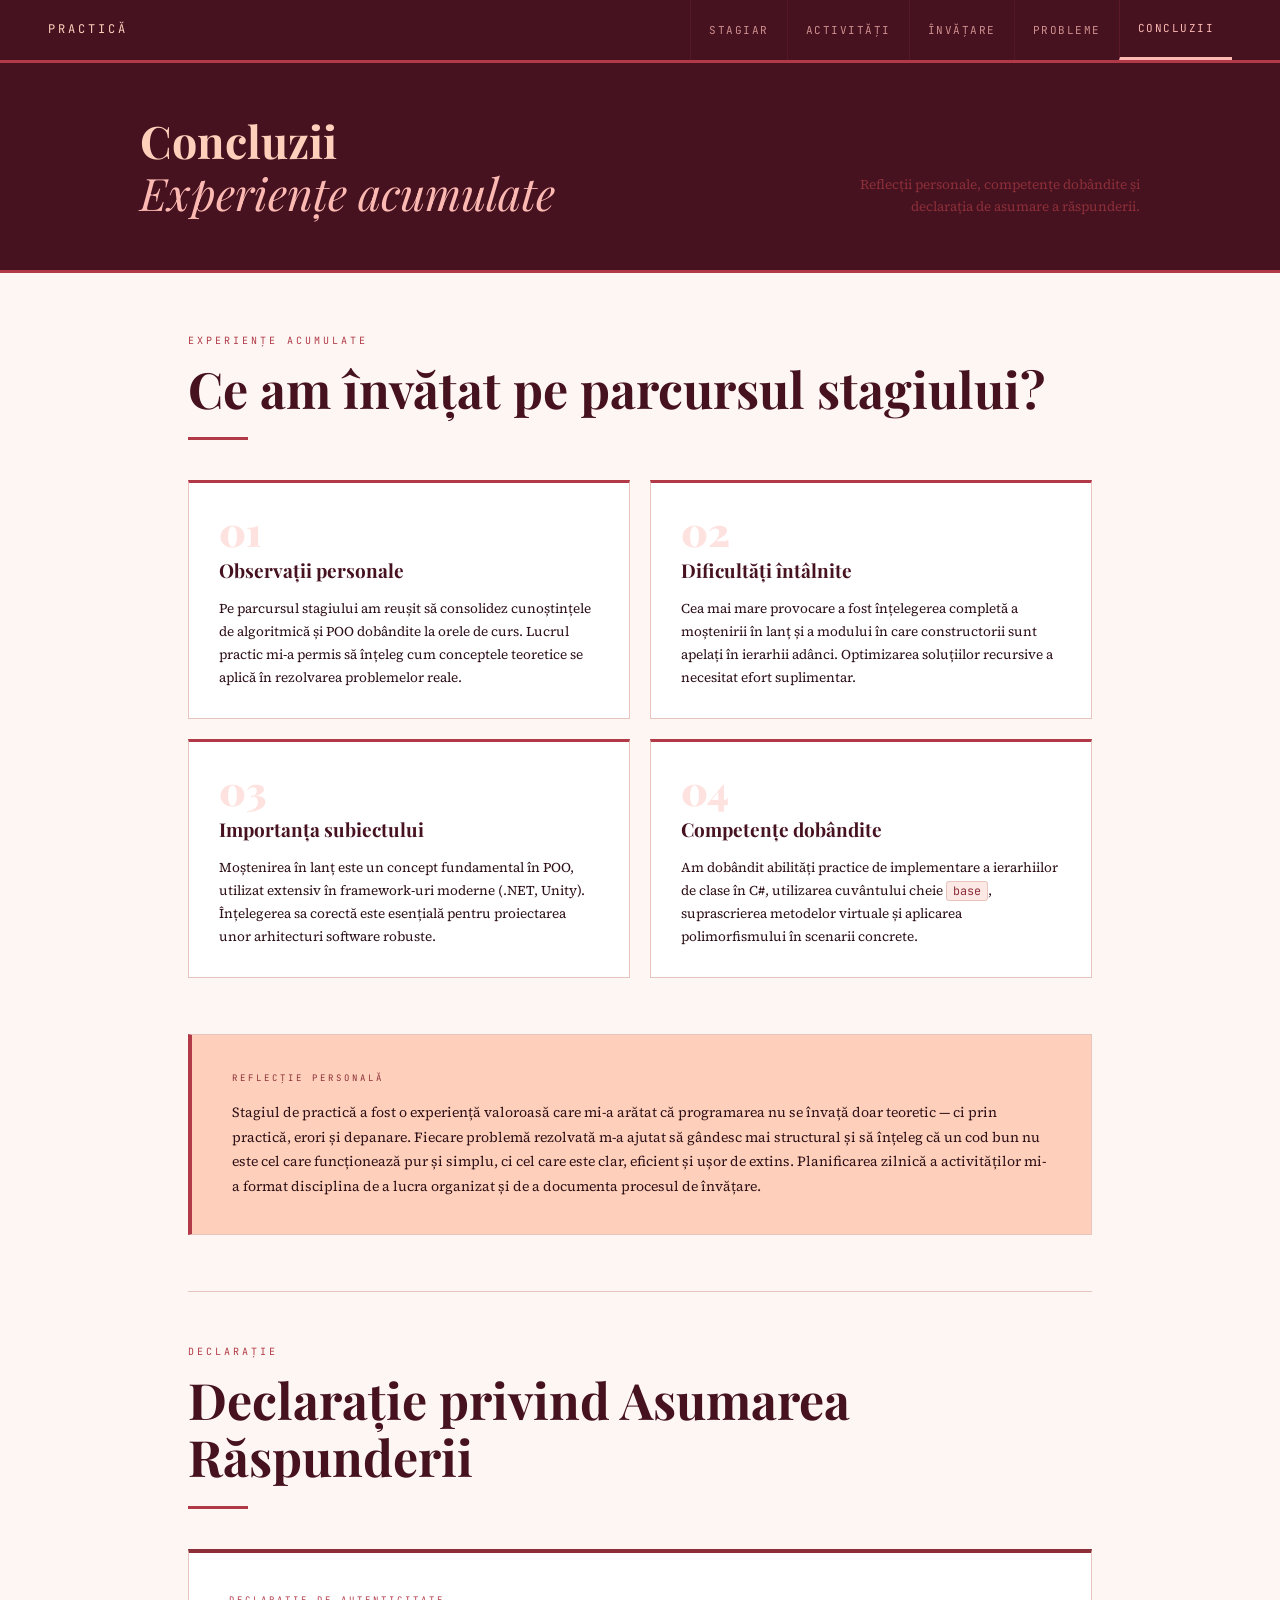
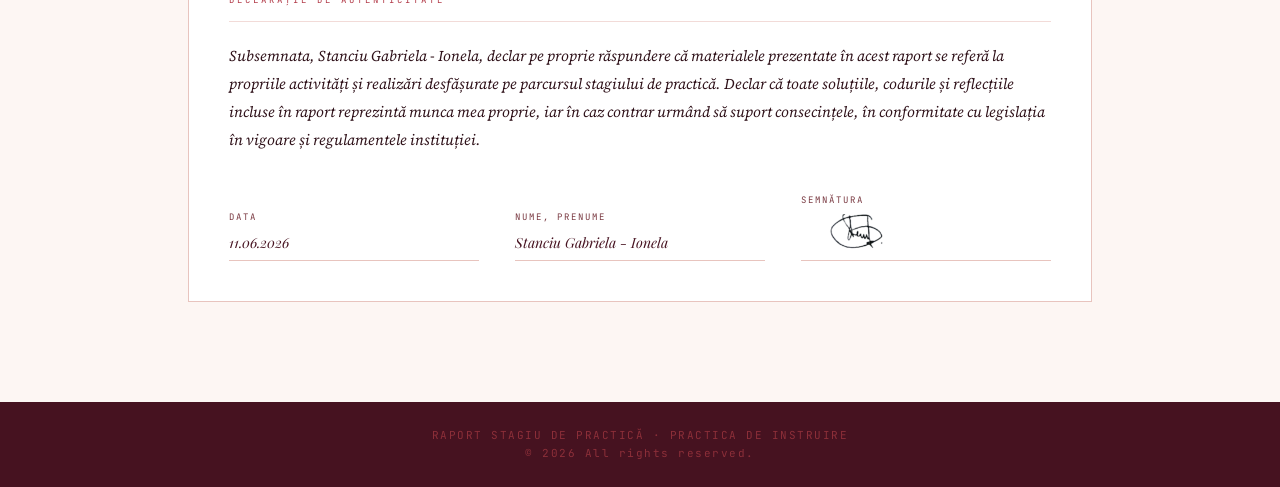
<file: concluzii.html>
<!DOCTYPE html>
<html lang="ro">
<head>
  <meta charset="UTF-8">
  <meta name="viewport" content="width=device-width, initial-scale=1.0">
  <title>Raport Stagiu - Concluzii</title>
  <link rel="stylesheet" href="style.css">
  <link rel="stylesheet" href="style-concluzii.css">
</head>
<body>

<header class="site-header">
    <div class="header-inner">
      <a href="index.html" class="site-title">Practică</a>
      <nav class="site-nav">
        <a href="stagiar.html"   class="nav-item">Stagiar</a>
        <a href="jurnal.html"    class="nav-item">Activități</a>
        <a href="invatare.html"  class="nav-item">Învățare</a>
        <a href="probleme.html"  class="nav-item">Probleme</a>
        <a href="concluzii.html" class="nav-item active">Concluzii</a>
      </nav>
    </div>
  </header>

  <div class="chapter-banner fade-1">
    <div class="chapter-banner-inner">
      <h1>Concluzii<br><em>Experiențe acumulate</em></h1>
      <p>Reflecții personale, competențe dobândite și declarația de asumare a răspunderii.</p>
    </div>
  </div>

  <div class="page-body">

    <div class="fade-2">
      <span class="chapter-label">Experiențe acumulate</span>
      <h2 class="chapter-title">Ce am învățat pe parcursul stagiului?</h2>
      <div class="chapter-rule"></div>

      <div class="conc-grid">

        <div class="conc-card">
          <div class="conc-card-num">01</div>
          <h4>Observații personale</h4>
          <p>Pe parcursul stagiului am reușit să consolidez cunoștințele de algoritmică și
             POO dobândite la orele de curs. Lucrul practic mi-a permis să înțeleg cum conceptele
             teoretice se aplică în rezolvarea problemelor reale.</p>
        </div>

        <div class="conc-card">
          <div class="conc-card-num">02</div>
          <h4>Dificultăți întâlnite</h4>
          <p>Cea mai mare provocare a fost înțelegerea completă a moștenirii în lanț și a modului 
            în care constructorii sunt apelați în ierarhii adânci. Optimizarea soluțiilor recursive 
            a necesitat efort suplimentar.</p>
        </div>

        <div class="conc-card">
          <div class="conc-card-num">03</div>
          <h4>Importanța subiectului</h4>
          <p>Moștenirea în lanț este un concept fundamental în POO, utilizat extensiv în 
            framework-uri moderne (.NET, Unity). Înțelegerea sa corectă este esențială pentru 
            proiectarea unor arhitecturi software robuste.</p>
        </div>

        <div class="conc-card">
          <div class="conc-card-num">04</div>
          <h4>Competențe dobândite</h4>
          <p>Am dobândit abilități practice de implementare a ierarhiilor de clase în C#, utilizarea 
            cuvântului cheie <code>base</code>, suprascrierea metodelor virtuale și aplicarea 
            polimorfismului în scenarii concrete.</p>
        </div>

      </div>
    </div>

    <div class="reflection-block fade-3">
      <div class="reflection-label">Reflecție personală</div>
      <p>Stagiul de practică a fost o experiență valoroasă care mi-a arătat că programarea
         nu se învață doar teoretic — ci prin practică, erori și depanare.
         Fiecare problemă rezolvată m-a ajutat să gândesc mai structural și să înțeleg că un cod
         bun nu este cel care funcționează pur și simplu, ci cel care este clar, eficient și ușor
          de extins. Planificarea zilnică a activităților mi-a format disciplina de a lucra 
          organizat și de a documenta procesul de învățare.</p>
    </div>

    <hr class="divider-hr">

    <div class="fade-4">
      <span class="chapter-label">Declarație</span>
      <h2 class="chapter-title">Declarație privind Asumarea Răspunderii</h2>
      <div class="chapter-rule"></div>

      <div class="declaration-box">
        <div class="declaration-label">Declarație de autenticitate</div>
        <p class="declaration-text">
          Subsemnata, Stanciu Gabriela - Ionela, declar pe proprie răspundere că materialele 
          prezentate în acest raport se referă la propriile activități și realizări desfășurate 
          pe parcursul stagiului de practică. Declar că toate soluțiile, codurile și reflecțiile 
          incluse în raport reprezintă munca mea proprie, iar în caz contrar urmând să suport 
          consecințele, în conformitate cu legislația în vigoare și regulamentele instituției.
        </p>
        <div class="sig-grid">
          <div class="sig-field">
            <span class="sig-label">Data</span>
            <span class="sig-value">11.06.2026</span>
            <div class="sig-line"></div>
          </div>
          <div class="sig-field">
            <span class="sig-label">Nume, Prenume</span>            
            <span class="sig-value">Stanciu Gabriela - Ionela</span>
            <div class="sig-line"></div>
          </div>
          <div class="sig-field">
            <span class="sig-label">Semnătura</span>
            <img src="semnatura.png" alt="Semnătură" class="sig-img">
            <div class="sig-line"></div>
            </div>
        </div>
      </div>
    </div>

  </div>

  <footer class="site-footer">
    <div>RAPORT STAGIU DE PRACTICĂ · PRACTICA DE INSTRUIRE </div>
    <div> © 2026 All rights reserved.</div>
</footer>
</body>
</html>
</file>
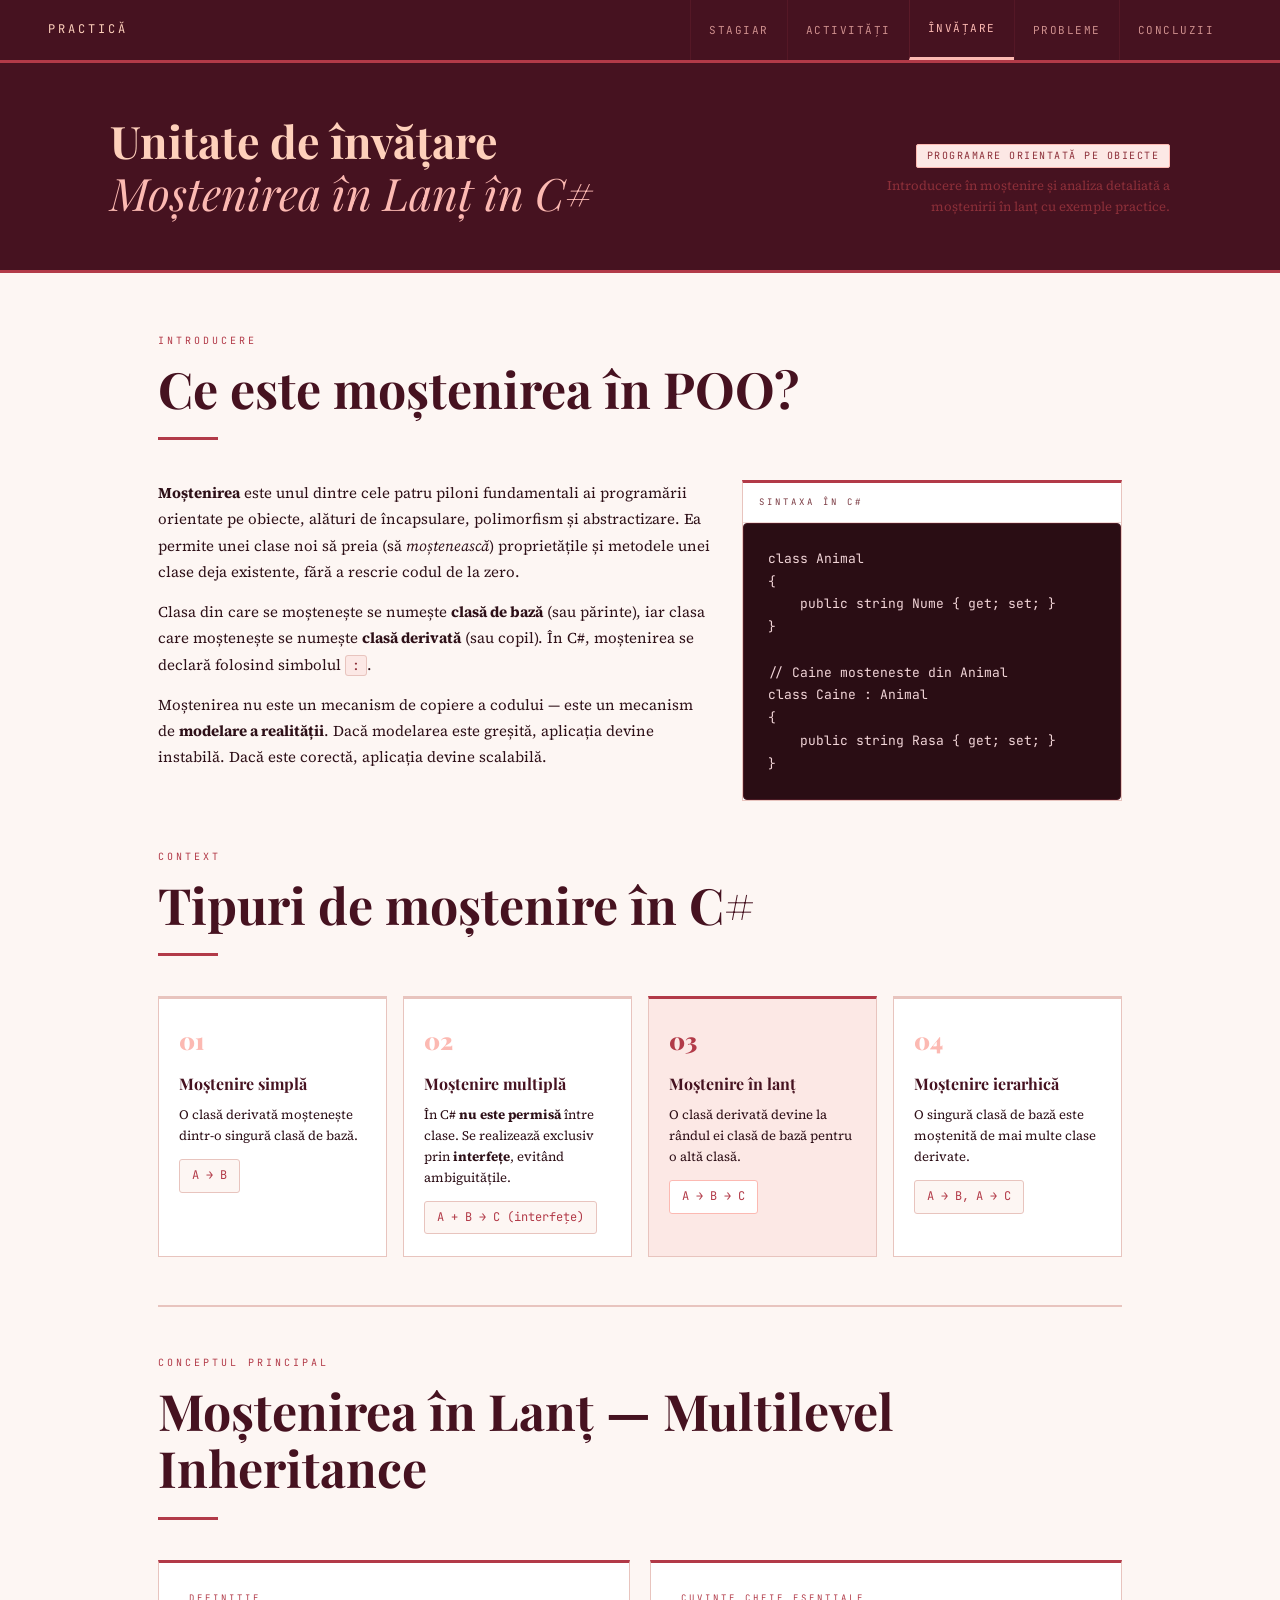
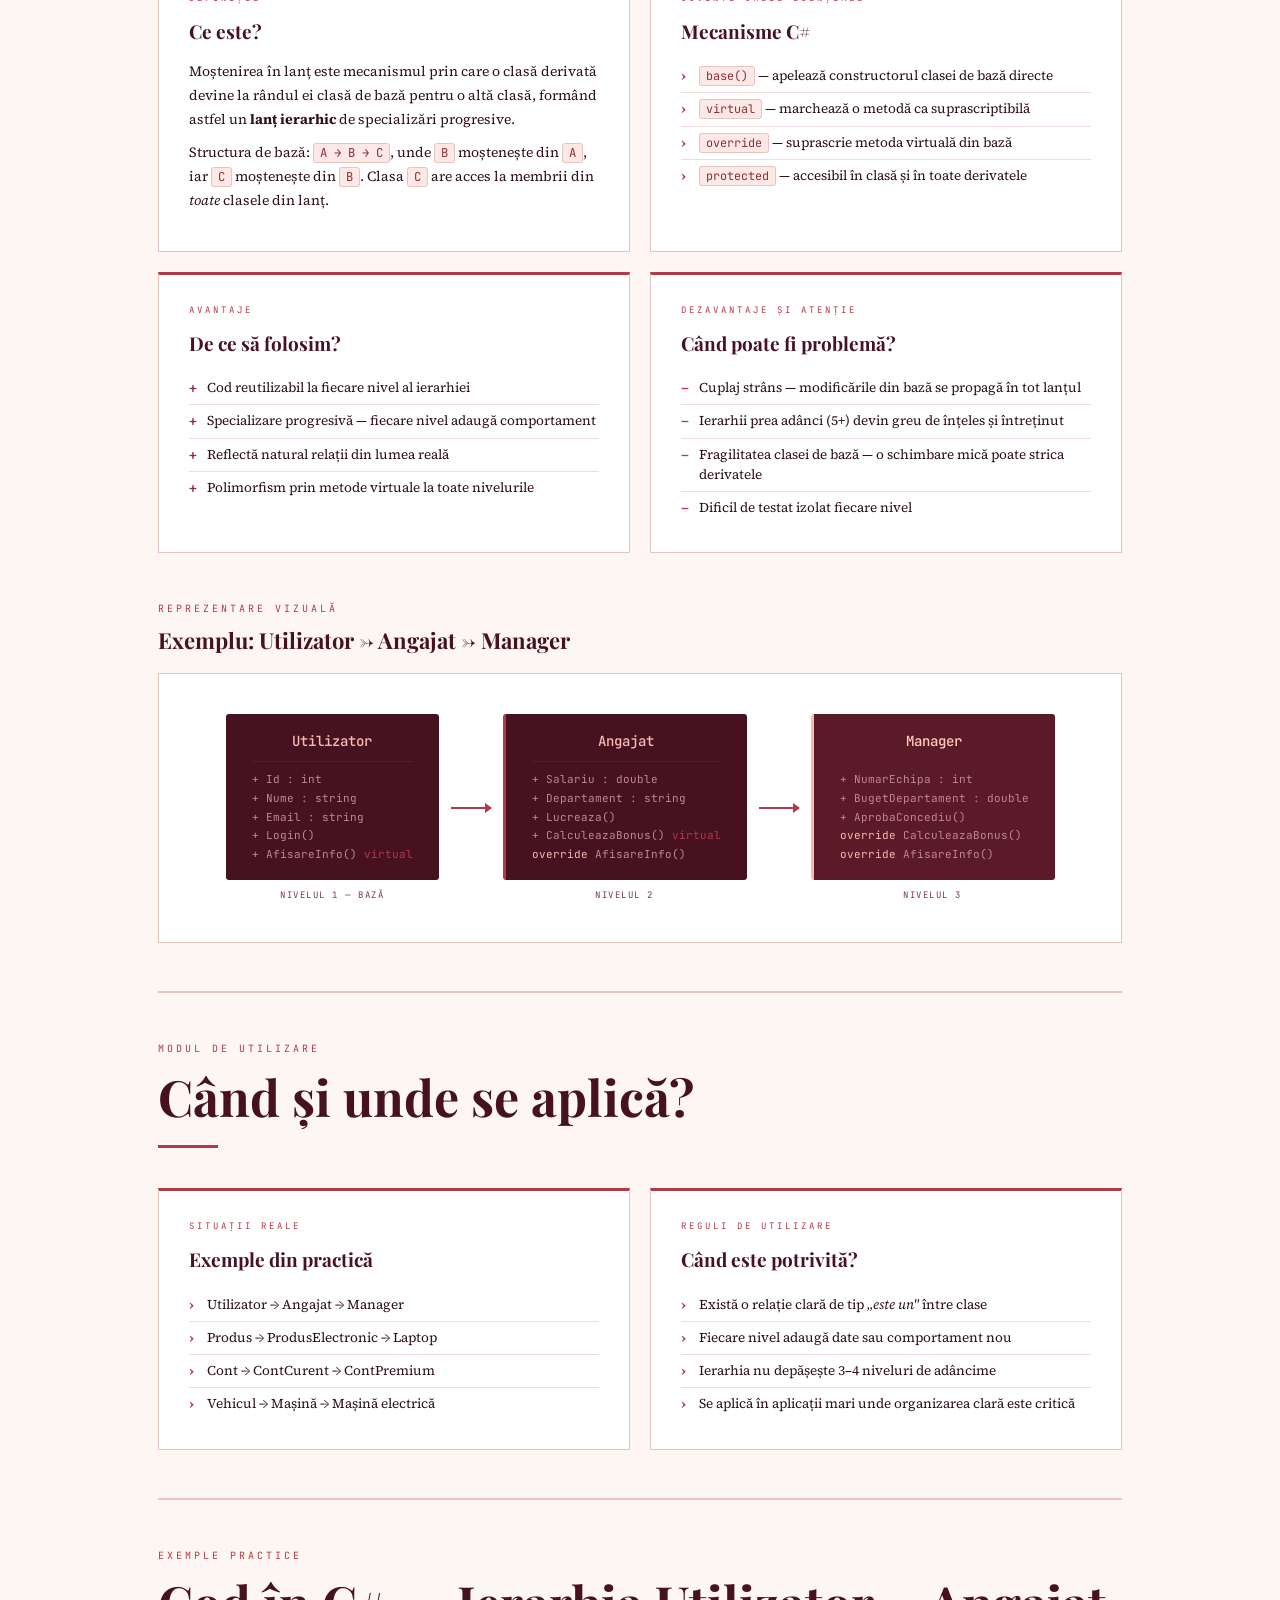
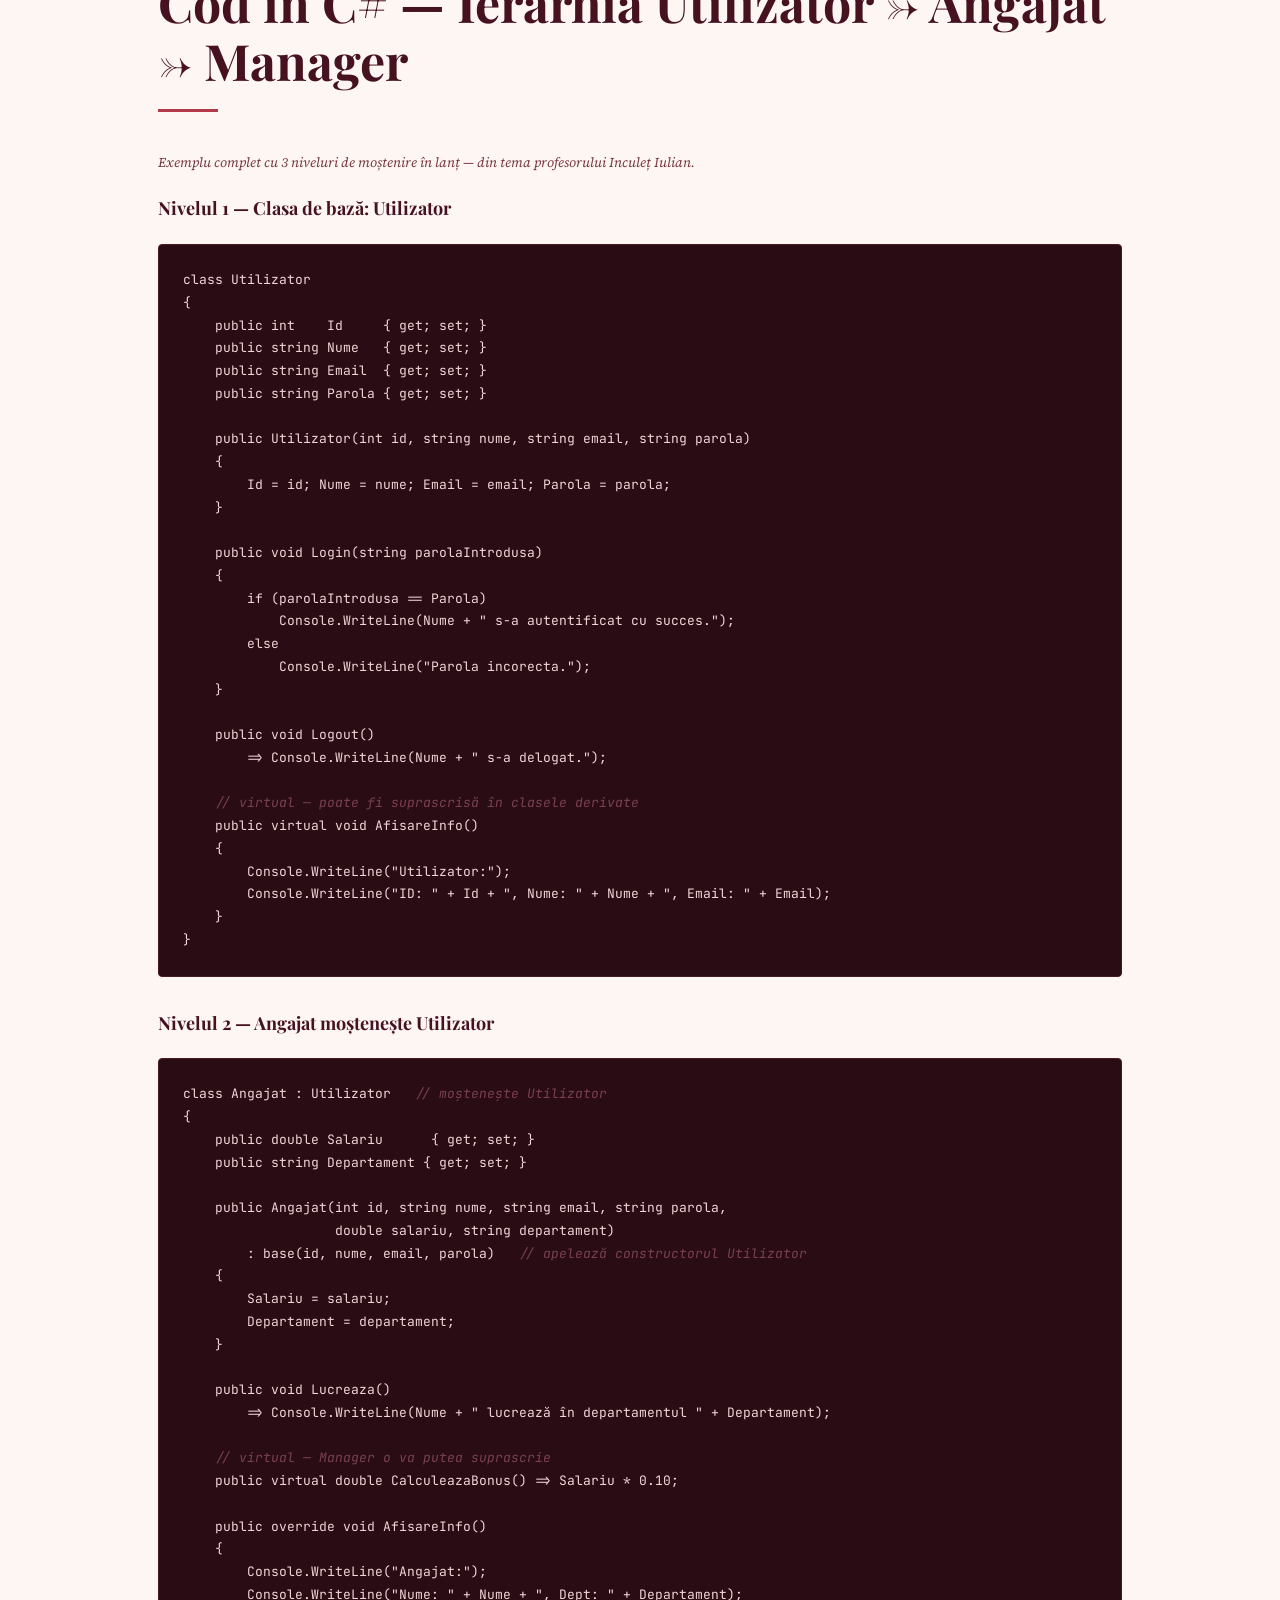
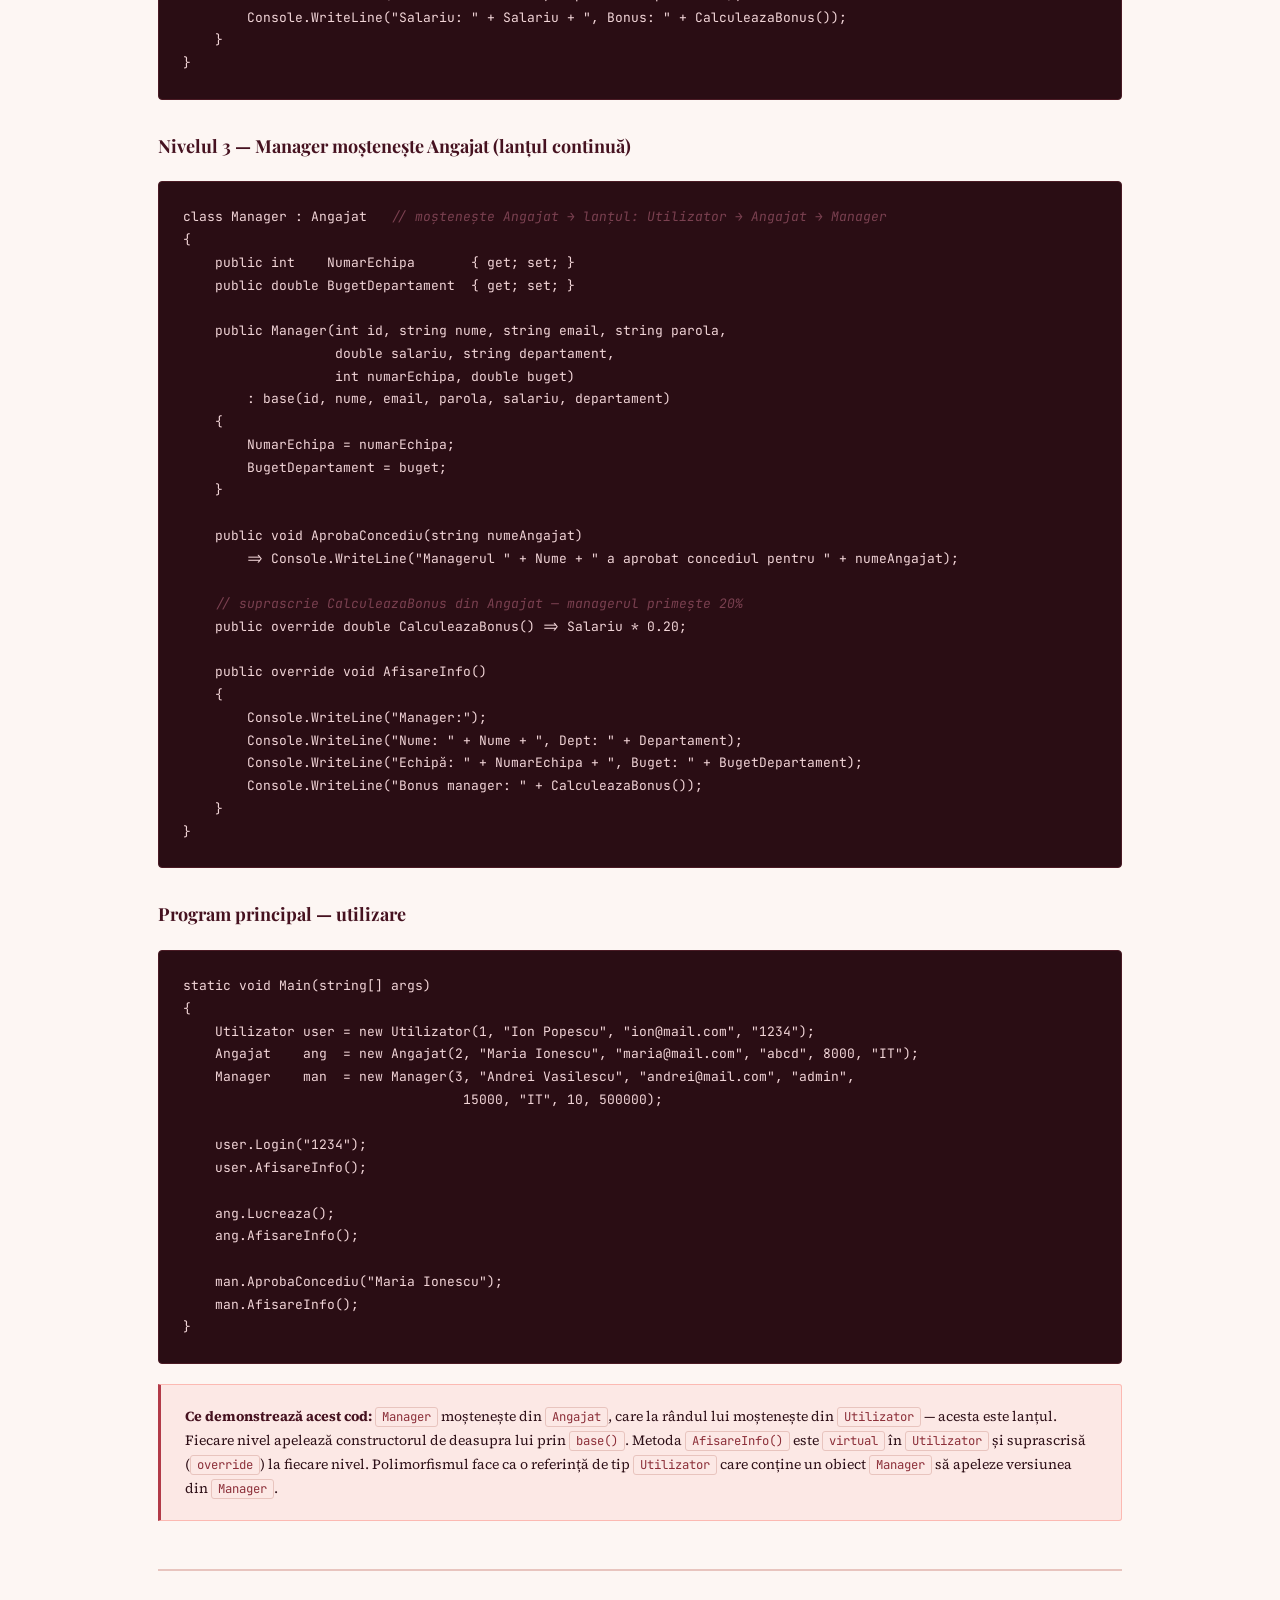
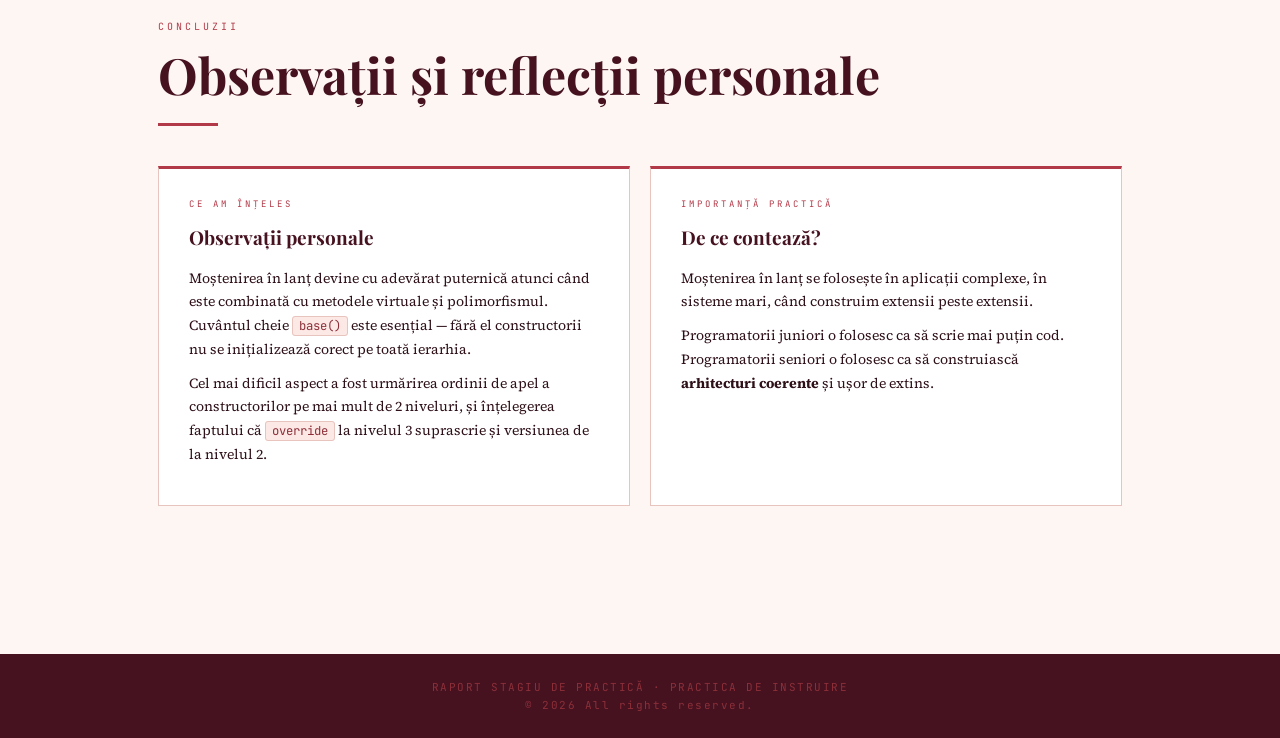
<file: invatare.html>
<!DOCTYPE html>
<html lang="ro">
<head>
  <meta charset="UTF-8">
  <meta name="viewport" content="width=device-width, initial-scale=1.0">
  <title>Raport Stagiu - Unitate de Învățare</title>
  <link rel="stylesheet" href="style.css">
  <link rel="stylesheet" href="style-invatare.css">
</head>
<body>

<header class="site-header">
  <div class="header-inner">
    <a href="index.html" class="site-title">Practică</a>
    <nav class="site-nav">
      <a href="stagiar.html"   class="nav-item">Stagiar</a>
      <a href="jurnal.html"    class="nav-item">Activități</a>
      <a href="invatare.html"  class="nav-item active">Învățare</a>
      <a href="probleme.html"  class="nav-item">Probleme</a>
      <a href="concluzii.html" class="nav-item">Concluzii</a>
    </nav>
  </div>
</header>

<div class="chapter-banner fade-1">
  <div class="chapter-banner-inner">
    <h1>Unitate de învățare<br><em>Moștenirea în Lanț în C#</em></h1>
    <div class="chapter-meta">
      <span class="badge badge-red">Programare Orientată pe Obiecte</span>
      <p>Introducere în moștenire și analiza detaliată a moștenirii în lanț cu exemple practice.</p>
    </div>
  </div>
</div>

<div class="page-body">

  <!--Introducere-->
  <div class="fade-2">
    <span class="chapter-label">Introducere</span>
    <h2 class="chapter-title">Ce este moștenirea în POO?</h2>
    <div class="chapter-rule"></div>

    <div class="intro-block">
      <div class="intro-text">
        <p class="body-text">
          <strong>Moștenirea</strong> este unul dintre cele patru piloni fundamentali ai programării orientate pe obiecte, 
          alături de încapsulare, polimorfism și abstractizare. Ea permite unei clase noi să preia (să <em>moștenească</em>) 
          proprietățile și metodele unei clase deja existente, fără a rescrie codul de la zero.
        </p>
        <p class="body-text">
          Clasa din care se moștenește se numește <strong>clasă de bază</strong> (sau părinte), iar clasa care moștenește 
          se numește <strong>clasă derivată</strong> (sau copil). În C#, moștenirea se declară folosind simbolul <code>:</code>.
        </p>
        <p class="body-text">
          Moștenirea nu este un mecanism de copiere a codului — este un mecanism de <strong>modelare a realității</strong>. 
          Dacă modelarea este greșită, aplicația devine instabilă. Dacă este corectă, aplicația devine scalabilă.
        </p>
      </div>
      <div class="intro-aside">
        <div class="aside-card">
          <div class="aside-card-label">Sintaxa în C#</div>
          <div class="code-wrap" style="margin:0">
            
<pre>
class Animal
{
    public string Nume { get; set; }
}

// Caine mosteneste din Animal
class Caine : Animal
{
    public string Rasa { get; set; }
}</pre>
          </div>
        </div>
      </div>
    </div>
  </div>

  <!--tipuri de mostenire-->
  <div class="fade-3">
    <span class="chapter-label">Context</span>
    <h2 class="chapter-title">Tipuri de moștenire în C#</h2>
    <div class="chapter-rule"></div>

    <div class="types-grid">

      <div class="type-card">
        <div class="type-card-icon">01</div>
        <h4>Moștenire simplă</h4>
        <p>O clasă derivată moștenește dintr-o singură clasă de bază.</p>
        <div class="type-diagram">A → B</div>
      </div>

      <div class="type-card">
        <div class="type-card-icon">02</div>
        <h4>Moștenire multiplă</h4>
        <p>În C# <strong>nu este permisă</strong> între clase. Se realizează exclusiv prin 
            <strong>interfețe</strong>, evitând ambiguitățile.</p>
        <div class="type-diagram">A + B → C (interfețe)</div>
      </div>

      <div class="type-card type-card-active">
        <div class="type-card-icon">03</div>
        <h4>Moștenire în lanț</h4>
        <p>O clasă derivată devine la rândul ei clasă de bază pentru o altă clasă.</p>
        <div class="type-diagram">A → B → C</div>
      </div>

      <div class="type-card">
        <div class="type-card-icon">04</div>
        <h4>Moștenire ierarhică</h4>
        <p>O singură clasă de bază este moștenită de mai multe clase derivate.</p>
        <div class="type-diagram">A → B, A → C</div>
      </div>

    </div>
  </div>

  <hr class="section-divider">

  <!--mostenirea in lant-->
  <div class="fade-3">
    <span class="chapter-label">Conceptul principal</span>
    <h2 class="chapter-title">Moștenirea în Lanț — Multilevel Inheritance</h2>
    <div class="chapter-rule"></div>

    <div class="theory-grid">

      <div class="th-card">
        <div class="th-card-label">Definiție</div>
        <h3>Ce este?</h3>
        <p>Moștenirea în lanț este mecanismul prin care o clasă derivată devine 
            la rândul ei clasă de bază pentru o altă clasă, formând astfel un 
            <strong>lanț ierarhic</strong> de specializări progresive.</p>
        <p>Structura de bază: <code>A → B → C</code>, unde <code>B</code> moștenește din 
            <code>A</code>, iar <code>C</code> moștenește din <code>B</code>. Clasa 
            <code>C</code> are acces la membrii din <em>toate</em> clasele din lanț.</p>
      </div>

      <div class="th-card">
        <div class="th-card-label">Cuvinte cheie esențiale</div>
        <h3>Mecanisme C#</h3>
        <ul>
          <li><code>base()</code> — apelează constructorul clasei de bază directe</li>
          <li><code>virtual</code> — marchează o metodă ca suprascriptibilă</li>
          <li><code>override</code> — suprascrie metoda virtuală din bază</li>
          <li><code>protected</code> — accesibil în clasă și în toate derivatele</li>
        </ul>
      </div>

      <div class="th-card">
        <div class="th-card-label">Avantaje</div>
        <h3>De ce să folosim?</h3>
        <ul>
          <li class="pro">Cod reutilizabil la fiecare nivel al ierarhiei</li>
          <li class="pro">Specializare progresivă — fiecare nivel adaugă comportament</li>
          <li class="pro">Reflectă natural relații din lumea reală</li>
          <li class="pro">Polimorfism prin metode virtuale la toate nivelurile</li>
        </ul>
      </div>

      <div class="th-card">
        <div class="th-card-label">Dezavantaje și atenție</div>
        <h3>Când poate fi problemă?</h3>
        <ul>
          <li class="con">Cuplaj strâns — modificările din bază se propagă în tot lanțul</li>
          <li class="con">Ierarhii prea adânci (5+) devin greu de înțeles și întreținut</li>
          <li class="con">Fragilitatea clasei de bază — o schimbare mică poate strica derivatele</li>
          <li class="con">Dificil de testat izolat fiecare nivel</li>
        </ul>
      </div>

    </div>
  </div>

  <!-- DIAGRAMA -->
  <div class="fade-3">
    <span class="chapter-label">Reprezentare vizuală</span>
    <h2 class="chapter-title" style="font-size:22px;margin-bottom:20px;">Exemplu: Utilizator → Angajat → Manager</h2>
    <div class="diagram-box">
      <div class="dg-wrap">
        <div class="dg-class">
          <div class="dg-class-name">Utilizator</div>
          <div class="dg-class-props">
            + Id : int<br>
            + Nume : string<br>
            + Email : string<br>
            + Login()<br>
            + AfisareInfo() <span style="color:var(--c3)">virtual</span>
          </div>
        </div>
        <div class="dg-label">Nivelul 1 — Bază</div>
      </div>
      <div class="dg-arrow"><div class="dg-arrow-line"></div></div>
      <div class="dg-wrap">
        <div class="dg-class dg-class-accent">
          <div class="dg-class-name">Angajat</div>
          <div class="dg-class-props">
            + Salariu : double<br>
            + Departament : string<br>
            + Lucreaza()<br>
            + CalculeazaBonus() <span style="color:var(--c3)">virtual</span><br>
            <span style="color:var(--c4)">override</span> AfisareInfo()
          </div>
        </div>
        <div class="dg-label">Nivelul 2</div>
      </div>
      <div class="dg-arrow"><div class="dg-arrow-line"></div></div>
      <div class="dg-wrap">
        <div class="dg-class dg-class-highlight">
          <div class="dg-class-name">Manager</div>
          <div class="dg-class-props">
            + NumarEchipa : int<br>
            + BugetDepartament : double<br>
            + AprobaConcediu()<br>
            <span style="color:var(--c4)">override</span> CalculeazaBonus()<br>
            <span style="color:var(--c4)">override</span> AfisareInfo()
          </div>
        </div>
        <div class="dg-label">Nivelul 3</div>
      </div>
    </div>
  </div>

  <hr class="section-divider">

  <!-- ══════════════════════════════════
       b) UTILIZARE PRACTICA
  ══════════════════════════════════ -->
  <div class="fade-3">
    <span class="chapter-label">Modul de utilizare</span>
    <h2 class="chapter-title">Când și unde se aplică?</h2>
    <div class="chapter-rule"></div>

    <div class="theory-grid">
      <div class="th-card">
        <div class="th-card-label">Situații reale</div>
        <h3>Exemple din practică</h3>
        <ul>
          <li>Utilizator → Angajat → Manager</li>
          <li>Produs → ProdusElectronic → Laptop</li>
          <li>Cont → ContCurent → ContPremium</li>
          <li>Vehicul → Mașină → Mașină electrică</li>
        </ul>
      </div>
      <div class="th-card">
        <div class="th-card-label">Reguli de utilizare</div>
        <h3>Când este potrivită?</h3>
        <ul>
          <li>Există o relație clară de tip <em>„este un"</em> între clase</li>
          <li>Fiecare nivel adaugă date sau comportament nou</li>
          <li>Ierarhia nu depășește 3–4 niveluri de adâncime</li>
          <li>Se aplică în aplicații mari unde organizarea clară este critică</li>
        </ul>
      </div>
    </div>
  </div>

  <hr class="section-divider">

  <!--exemple de cod-->
  <div class="fade-4">
    <span class="chapter-label">Exemple practice</span>
    <h2 class="chapter-title">Cod în C# — Ierarhia Utilizator → Angajat → Manager</h2>
    <div class="chapter-rule"></div>

    <p class="code-section-sub">Exemplu complet cu 3 niveluri de moștenire în lanț — din tema profesorului Inculeț Iulian.</p>

    <!-- Utilizator -->
    <p class="code-section-title">Nivelul 1 — Clasa de bază: Utilizator</p>
    <div class="code-wrap">
<pre>class Utilizator
{
    public int    Id     { get; set; }
    public string Nume   { get; set; }
    public string Email  { get; set; }
    public string Parola { get; set; }

    public Utilizator(int id, string nume, string email, string parola)
    {
        Id = id; Nume = nume; Email = email; Parola = parola;
    }

    public void Login(string parolaIntrodusa)
    {
        if (parolaIntrodusa == Parola)
            Console.WriteLine(Nume + " s-a autentificat cu succes.");
        else
            Console.WriteLine("Parola incorecta.");
    }

    public void Logout()
        => Console.WriteLine(Nume + " s-a delogat.");

    <span class="cm">// virtual — poate fi suprascrisă în clasele derivate</span>
    public virtual void AfisareInfo()
    {
        Console.WriteLine("Utilizator:");
        Console.WriteLine("ID: " + Id + ", Nume: " + Nume + ", Email: " + Email);
    }
}</pre>
    </div>

    <!-- Angajat -->
    <p class="code-section-title" style="margin-top:32px;">Nivelul 2 — Angajat moștenește Utilizator</p>
    <div class="code-wrap">
<pre>class Angajat : Utilizator   <span class="cm">// moștenește Utilizator</span>
{
    public double Salariu      { get; set; }
    public string Departament { get; set; }

    public Angajat(int id, string nume, string email, string parola,
                   double salariu, string departament)
        : base(id, nume, email, parola)   <span class="cm">// apelează constructorul Utilizator</span>
    {
        Salariu = salariu;
        Departament = departament;
    }

    public void Lucreaza()
        => Console.WriteLine(Nume + " lucrează în departamentul " + Departament);

    <span class="cm">// virtual — Manager o va putea suprascrie</span>
    public virtual double CalculeazaBonus() => Salariu * 0.10;

    public override void AfisareInfo()
    {
        Console.WriteLine("Angajat:");
        Console.WriteLine("Nume: " + Nume + ", Dept: " + Departament);
        Console.WriteLine("Salariu: " + Salariu + ", Bonus: " + CalculeazaBonus());
    }
}
</pre>
    </div>

    <!-- Manager -->
    <p class="code-section-title" style="margin-top:32px;">Nivelul 3 — Manager moștenește Angajat (lanțul continuă)</p>
    <div class="code-wrap">
<pre>class Manager : Angajat   <span class="cm">// moștenește Angajat → lanțul: Utilizator → Angajat → Manager</span>
{
    public int    NumarEchipa       { get; set; }
    public double BugetDepartament  { get; set; }

    public Manager(int id, string nume, string email, string parola,
                   double salariu, string departament,
                   int numarEchipa, double buget)
        : base(id, nume, email, parola, salariu, departament)
    {
        NumarEchipa = numarEchipa;
        BugetDepartament = buget;
    }

    public void AprobaConcediu(string numeAngajat)
        => Console.WriteLine("Managerul " + Nume + " a aprobat concediul pentru " + numeAngajat);

    <span class="cm">// suprascrie CalculeazaBonus din Angajat — managerul primește 20%</span>
    public override double CalculeazaBonus() => Salariu * 0.20;

    public override void AfisareInfo()
    {
        Console.WriteLine("Manager:");
        Console.WriteLine("Nume: " + Nume + ", Dept: " + Departament);
        Console.WriteLine("Echipă: " + NumarEchipa + ", Buget: " + BugetDepartament);
        Console.WriteLine("Bonus manager: " + CalculeazaBonus());
    }
}</pre>
    </div>

    <!-- Main -->
    <p class="code-section-title" style="margin-top:32px;">Program principal — utilizare</p>
    <div class="code-wrap">
<pre>static void Main(string[] args)
{
    Utilizator user = new Utilizator(1, "Ion Popescu", "ion@mail.com", "1234");
    Angajat    ang  = new Angajat(2, "Maria Ionescu", "maria@mail.com", "abcd", 8000, "IT");
    Manager    man  = new Manager(3, "Andrei Vasilescu", "andrei@mail.com", "admin",
                                   15000, "IT", 10, 500000);

    user.Login("1234");
    user.AfisareInfo();

    ang.Lucreaza();
    ang.AfisareInfo();

    man.AprobaConcediu("Maria Ionescu");
    man.AfisareInfo();
}</pre>
    </div>

    <div class="explain-box">
      <p><strong>Ce demonstrează acest cod:</strong> <code>Manager</code> moștenește din <code>Angajat</code>, care la rândul lui moștenește din <code>Utilizator</code> — acesta este lanțul. Fiecare nivel apelează constructorul de deasupra lui prin <code>base()</code>. Metoda <code>AfisareInfo()</code> este <code>virtual</code> în <code>Utilizator</code> și suprascrisă (<code>override</code>) la fiecare nivel. Polimorfismul face ca o referință de tip <code>Utilizator</code> care conține un obiect <code>Manager</code> să apeleze versiunea din <code>Manager</code>.</p>
    </div>
  </div>

  <hr class="section-divider">

  <!--concluzii-->
  <div class="fade-5">
    <span class="chapter-label">Concluzii</span>
    <h2 class="chapter-title">Observații și reflecții personale</h2>
    <div class="chapter-rule"></div>

    <div class="theory-grid">
      <div class="th-card">
        <div class="th-card-label">Ce am înțeles</div>
        <h3>Observații personale</h3>
        <p>Moștenirea în lanț devine cu adevărat puternică atunci când este combinată
             cu metodele virtuale și polimorfismul. Cuvântul cheie 
             <code>base()</code> este esențial — fără el constructorii nu se inițializează
              corect pe toată ierarhia.</p>
        <p>Cel mai dificil aspect a fost urmărirea ordinii de apel a constructorilor pe mai
             mult de 2 niveluri, și înțelegerea faptului că <code>override</code> la nivelul 
             3 suprascrie și versiunea de la nivelul 2.</p>
      </div>
      <div class="th-card">
        <div class="th-card-label">Importanță practică</div>
        <h3>De ce contează?</h3>
        <p>Moștenirea în lanț se folosește în aplicații complexe, în sisteme mari, 
            când construim extensii peste extensii.</p>
        <p>Programatorii juniori o folosesc ca să scrie mai puțin cod. Programatorii 
            seniori o folosesc ca să construiască <strong>arhitecturi coerente</strong> și
             ușor de extins.</p>
      </div>
    </div>
  </div>

</div>

<footer class="site-footer">
    <div>RAPORT STAGIU DE PRACTICĂ · PRACTICA DE INSTRUIRE </div>
    <div> © 2026 All rights reserved.</div>
</footer>

</body>
</html>
</file>
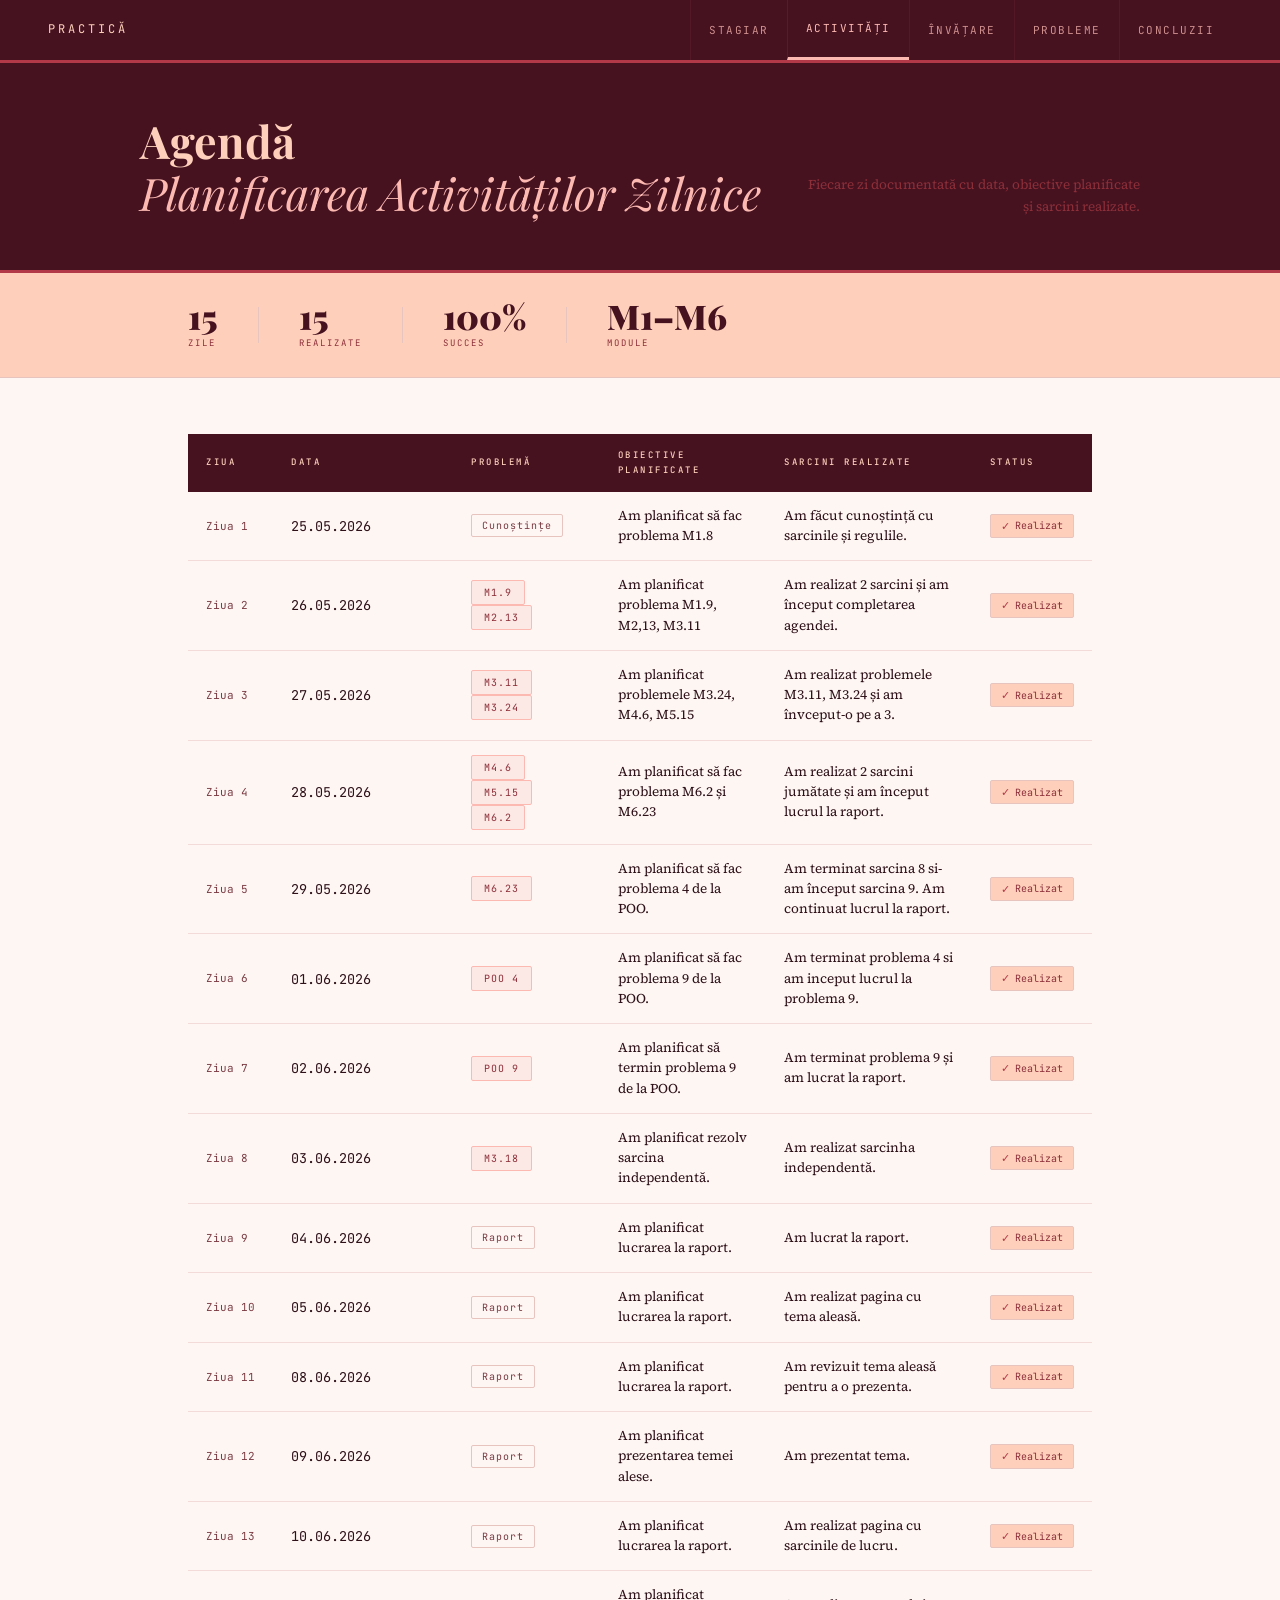
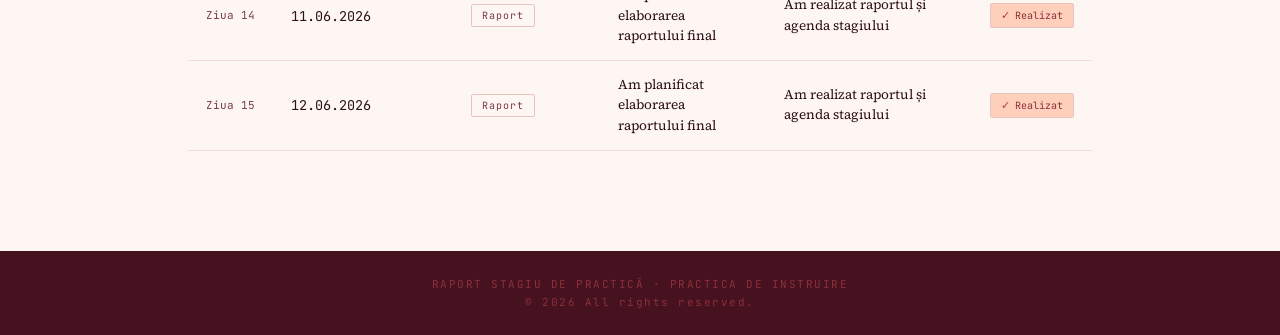
<file: jurnal.html>
<!DOCTYPE html>
<html lang="ro">
<head>
  <meta charset="UTF-8">
  <meta name="viewport" content="width=device-width, initial-scale=1.0">
  <title>Raport Stagiu - Activități Zilnice</title>
  <link rel="stylesheet" href="style.css">
  <link rel="stylesheet" href="style-jurnal.css">
</head>
<body>

  <header class="site-header">
    <div class="header-inner">
      <a href="index.html" class="site-title">Practică</a>
      <nav class="site-nav">
        <a href="stagiar.html"   class="nav-item">Stagiar</a>
        <a href="jurnal.html"    class="nav-item active">Activități</a>
        <a href="invatare.html"  class="nav-item">Învățare</a>
        <a href="probleme.html"  class="nav-item">Probleme</a>
        <a href="concluzii.html" class="nav-item">Concluzii</a>
      </nav>
    </div>
  </header>

  <div class="chapter-banner fade-1">
    <div class="chapter-banner-inner">
      <h1>Agendă<br><span>Planificarea Activităților Zilnice</span></h1>
      <p>Fiecare zi documentată cu data, obiective planificate 
        și sarcini realizate.</p>
    </div>
  </div>

  <div class="summary-strip fade-2">
    <div class="summary-strip-inner">
      <div>
        <div class="sum-num">15</div>
        <div class="sum-label">Zile</div>
      </div>
      <div class="sum-vdiv"></div>
      <div>
        <div class="sum-num">15</div>
        <div class="sum-label">Realizate</div>
      </div>
      <div class="sum-vdiv"></div>
      <div>
        <div class="sum-num">100%</div>
        <div class="sum-label">Succes</div>
      </div>
      <div class="sum-vdiv"></div>
      <div>
        <div class="sum-num">M1–M6</div>
        <div class="sum-label">Module</div>
      </div>
    </div>
  </div>

  <div class="journal-section fade-3">
    <table class="journal-table">
      <thead>
        <tr>
          <th>Ziua</th>
          <th>Data</th>
          <th>Problemă</th>
          <th>Obiective Planificate</th>
          <th>Sarcini Realizate</th>
          <th>Status</th>
        </tr>
      </thead>
      <tbody>

        <tr>
          <td>Ziua 1</td>
          <td class="td-data">25.05.2026</td>
          <td><span class="problem-tag problem-tag-gray">Cunoștințe</span></td>
          <td>Am planificat să fac problema M1.8</td>
          <td>Am făcut cunoștință cu sarcinile și regulile.</td>
          <td><span class="status-ok">Realizat</span></td>
        </tr>

        <tr>
          <td>Ziua 2</td>
          <td class="td-data">26.05.2026</td>
          <td>
            <a href="probleme.html#m1" class="problem-tag">M1.9</a>
            <a href="probleme.html#m2" class="problem-tag">M2.13</a>
          </td>
          <td>Am planificat problema M1.9, M2,13, M3.11</td>
          <td>Am realizat 2 sarcini și am început completarea agendei.</td>
          <td><span class="status-ok">Realizat</span></td>
        </tr>

        <tr>
          <td>Ziua 3</td>
          <td class="td-data">27.05.2026</td>
          <td>
            <a href="probleme.html#m3" class="problem-tag">M3.11</a>
            <a href="probleme.html#m3" class="problem-tag">M3.24</a>
          </td>
          <td>Am planificat problemele M3.24, M4.6, M5.15</td>
          <td>Am realizat problemele M3.11, M3.24 și am învceput-o pe a 3.</td>
          <td><span class="status-ok">Realizat</span></td>
        </tr>

        <tr>
          <td>Ziua 4</td>
          <td class="td-data">28.05.2026</td>
          <td>
            <a href="probleme.html#m4" class="problem-tag">M4.6</a>
            <a href="probleme.html#m5" class="problem-tag">M5.15</a>
            <a href="probleme.html#m6" class="problem-tag">M6.2</a>
          </td>
          <td>Am planificat să fac problema M6.2 și M6.23</td>
          <td>Am realizat 2 sarcini jumătate și am început lucrul la raport.</td>
          <td><span class="status-ok">Realizat</span></td>
        </tr>

        <tr>
          <td>Ziua 5</td>
          <td class="td-data">29.05.2026</td>
          <td><a href="probleme.html#m6" class="problem-tag">M6.23</a></td>
          <td>Am planificat să fac problema 4 de la POO.</td>
          <td>Am terminat sarcina 8 si-am început sarcina 9. Am continuat lucrul la raport.</td>
          <td><span class="status-ok">Realizat</span></td>
        </tr>

        <tr>
          <td>Ziua 6</td>
          <td class="td-data">01.06.2026</td>
          <td><a href="probleme.html#poo" class="problem-tag">POO 4</a></td>
          <td>Am planificat să fac problema 9 de la POO.</td>
          <td>Am terminat problema 4 si am inceput lucrul la problema 9.</td>
          <td><span class="status-ok">Realizat</span></td>
        </tr>

        <tr>
          <td>Ziua 7</td>
          <td class="td-data">02.06.2026</td>
          <td><a href="probleme.html#poo" class="problem-tag">POO 9</a></td>
          <td>Am planificat să termin problema 9 de la POO.</td>
          <td>Am terminat problema 9 și am lucrat la raport.</td>
          <td><span class="status-ok">Realizat</span></td>
        </tr>

        <tr>
          <td>Ziua 8</td>
          <td class="td-data">03.06.2026</td>
          <td><a href="probleme.html#ind" class="problem-tag">M3.18</a></td>
          <td>Am planificat rezolv sarcina independentă.</td>
          <td>Am realizat sarcinha independentă.</td>
          <td><span class="status-ok">Realizat</span></td>
        </tr>

        <tr>
          <td>Ziua 9</td>
          <td class="td-data">04.06.2026</td>
          <td><span class="problem-tag problem-tag-gray">Raport</span></td>
          <td>Am planificat lucrarea la raport.</td>
          <td>Am lucrat la raport.</td>
          <td><span class="status-ok">Realizat</span></td>
        </tr>

        <tr>
          <td>Ziua 10</td>
          <td class="td-data">05.06.2026</td>
          <td><span class="problem-tag problem-tag-gray">Raport</span></td>
          <td>Am planificat lucrarea la raport.</td>
          <td>Am realizat pagina cu tema aleasă.</td>
          <td><span class="status-ok">Realizat</span></td>
        </tr>

        <tr>
          <td>Ziua 11</td>
          <td class="td-data">08.06.2026</td>
          <td><span class="problem-tag problem-tag-gray">Raport</span></td>
          <td>Am planificat lucrarea la raport.</td>
          <td>Am revizuit tema aleasă pentru a o prezenta.</td>
          <td><span class="status-ok">Realizat</span></td>
        </tr>

        <tr>
          <td>Ziua 12</td>
          <td class="td-data">09.06.2026</td>
          <td><span class="problem-tag problem-tag-gray">Raport</span></td>
          <td>Am planificat prezentarea temei alese.</td>
          <td>Am prezentat tema.</td>
          <td><span class="status-ok">Realizat</span></td>
        </tr>

        <tr>
          <td>Ziua 13</td>
          <td class="td-data">10.06.2026</td>
          <td><span class="problem-tag problem-tag-gray">Raport</span></td>
          <td>Am planificat lucrarea la raport.</td>
          <td>Am realizat pagina cu sarcinile de lucru.</td>
          <td><span class="status-ok">Realizat</span></td>
        </tr>

        <tr>
          <td>Ziua 14</td>
          <td class="td-data">11.06.2026</td>
          <td><span class="problem-tag problem-tag-gray">Raport</span></td>
          <td>Am planificat elaborarea raportului final</td>
          <td>Am realizat raportul și agenda stagiului</td>
          <td><span class="status-ok">Realizat</span></td>
        </tr>

        <tr>
          <td>Ziua 15</td>
          <td class="td-data">12.06.2026</td>
          <td><span class="problem-tag problem-tag-gray">Raport</span></td>
          <td>Am planificat elaborarea raportului final</td>
          <td>Am realizat raportul și agenda stagiului</td>
          <td><span class="status-ok">Realizat</span></td>
        </tr>

      </tbody>
    </table>
  </div>

   <footer class="site-footer">
    <div>RAPORT STAGIU DE PRACTICĂ · PRACTICA DE INSTRUIRE </div>
    <div> © 2026 All rights reserved.</div>
    </footer>
</body>
</html>
</file>
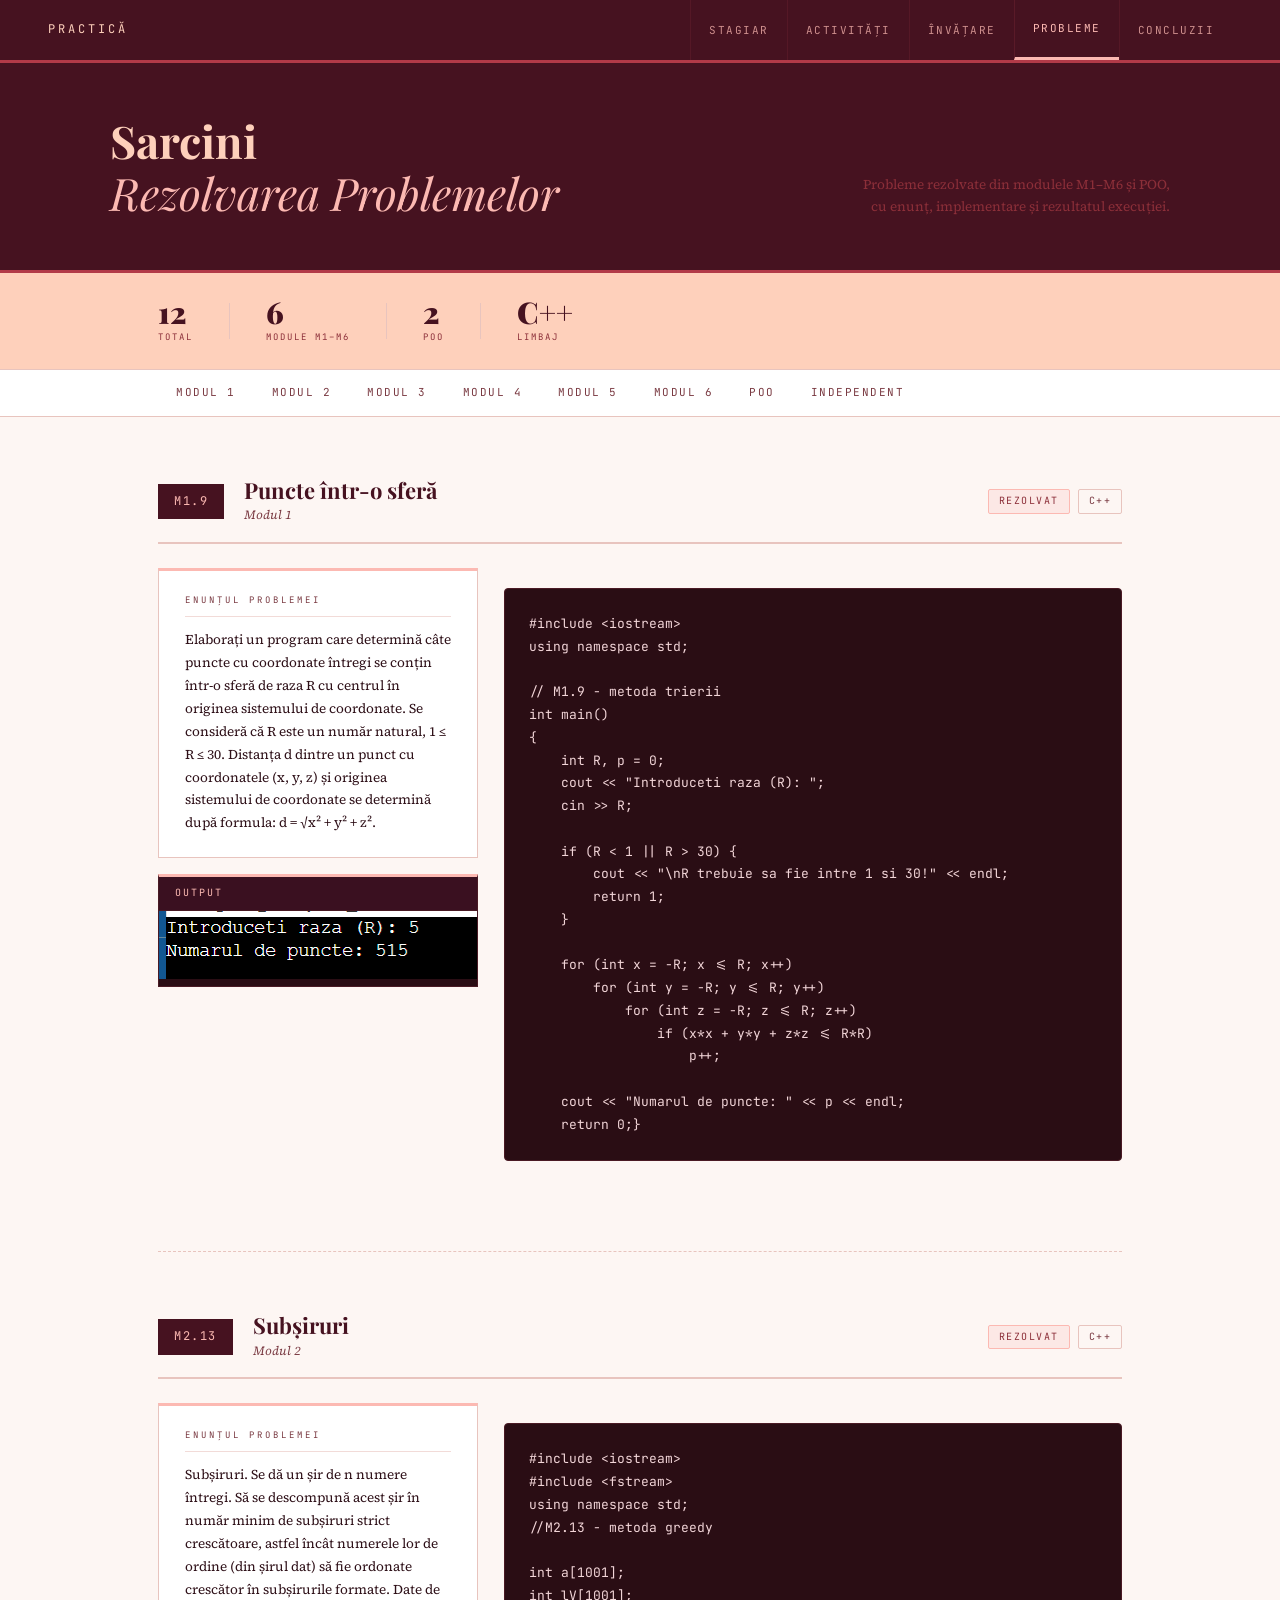
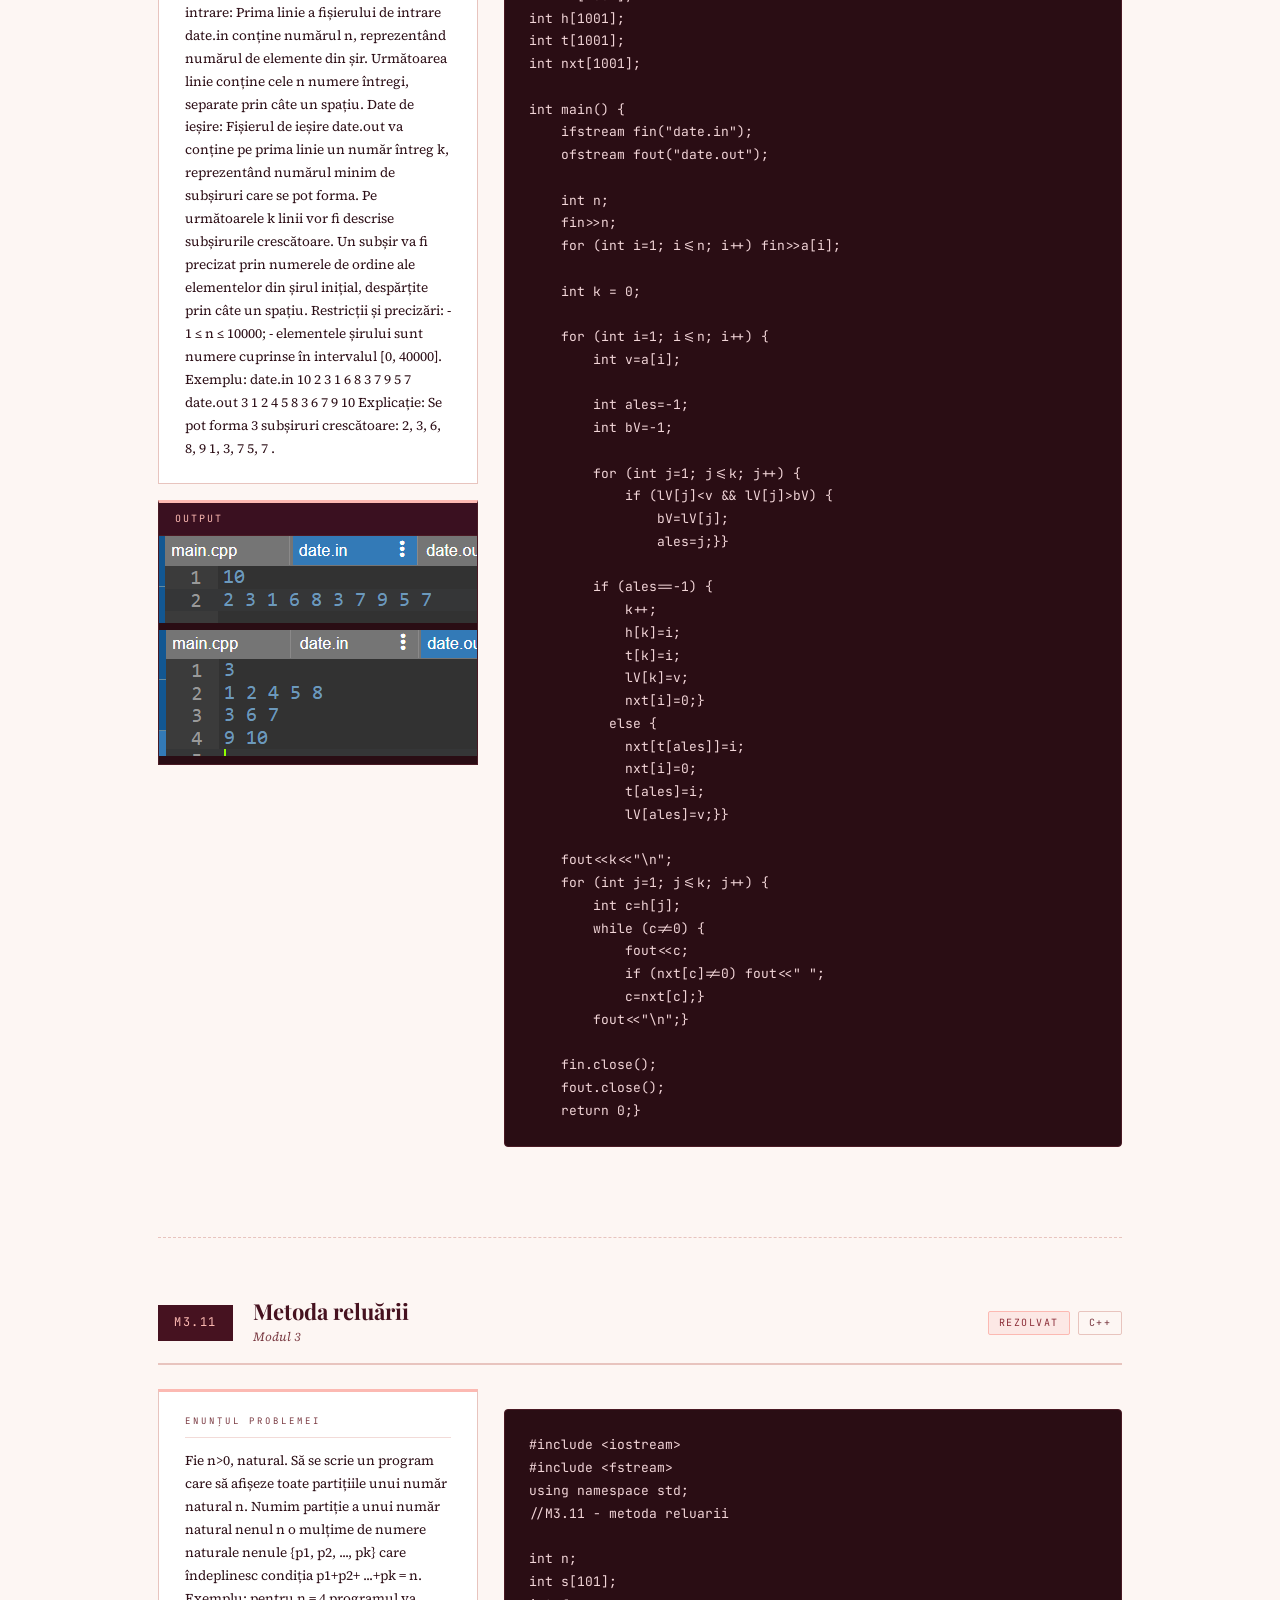
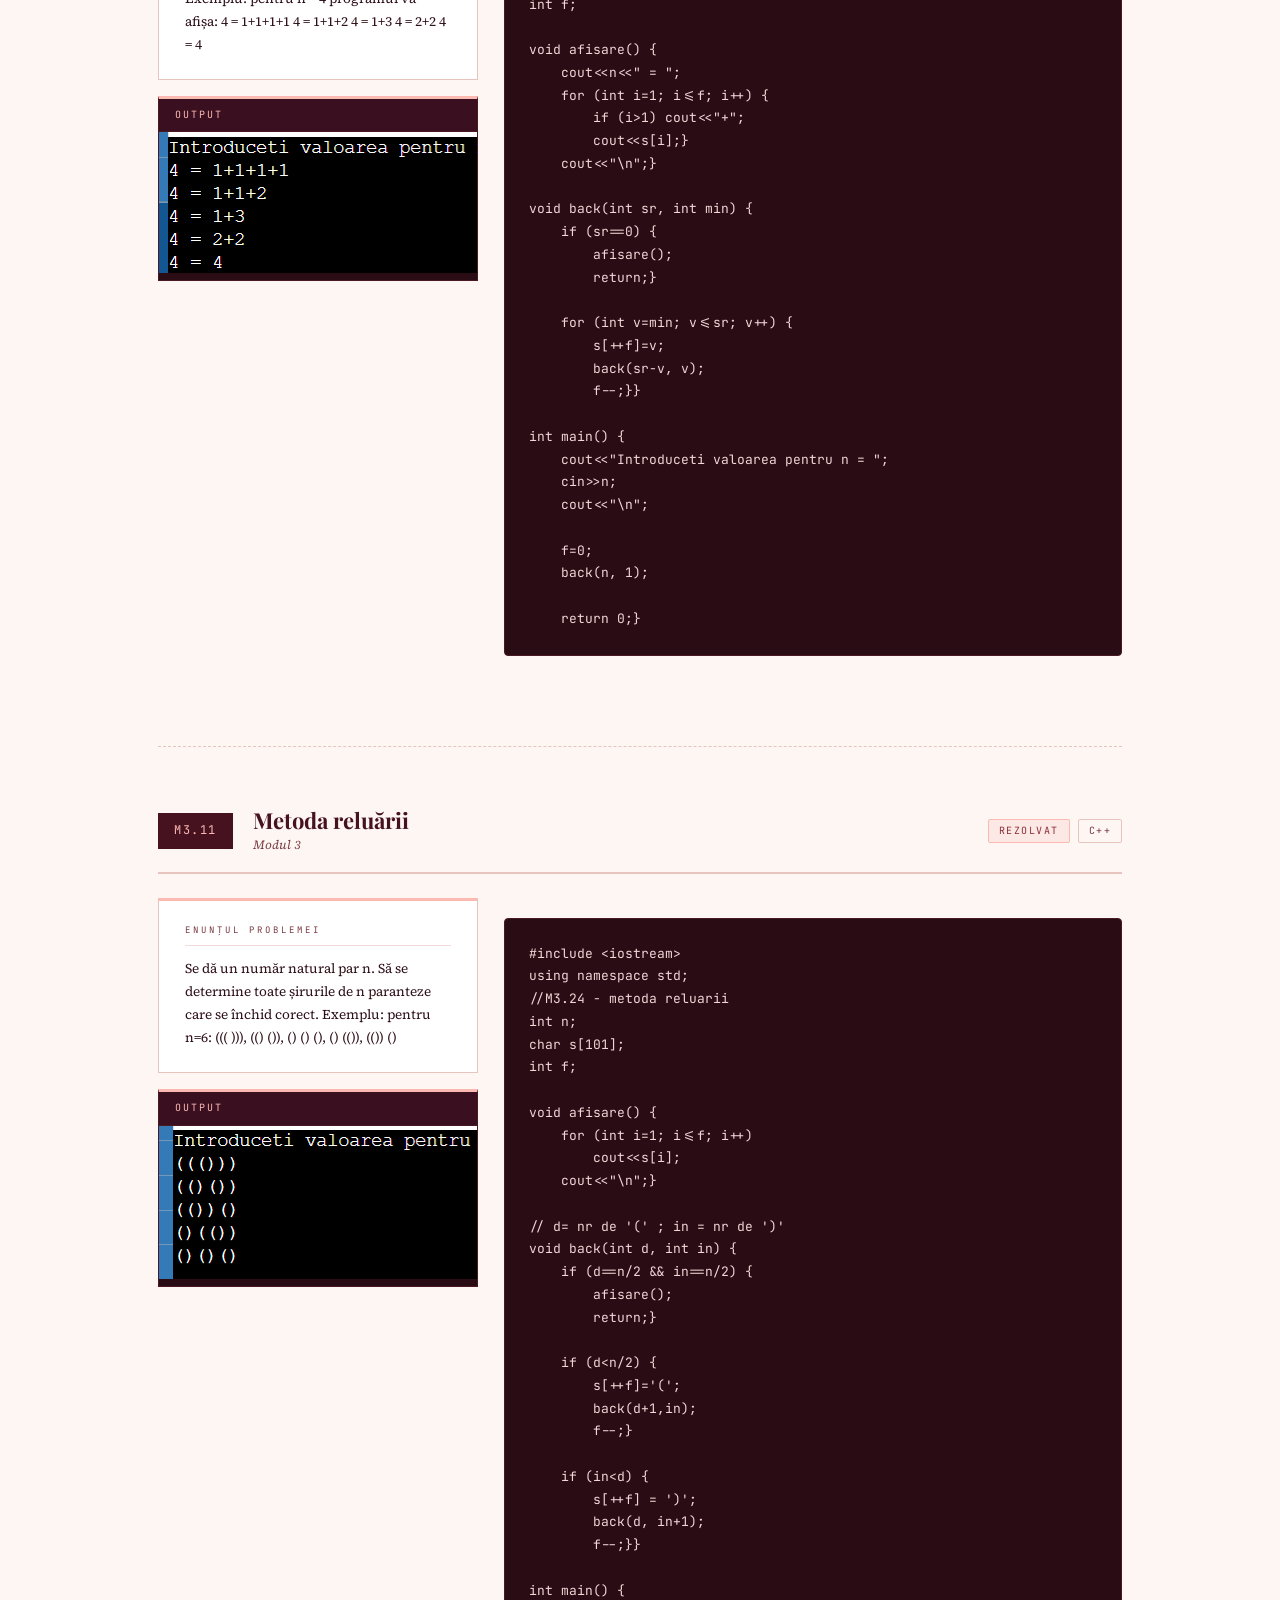
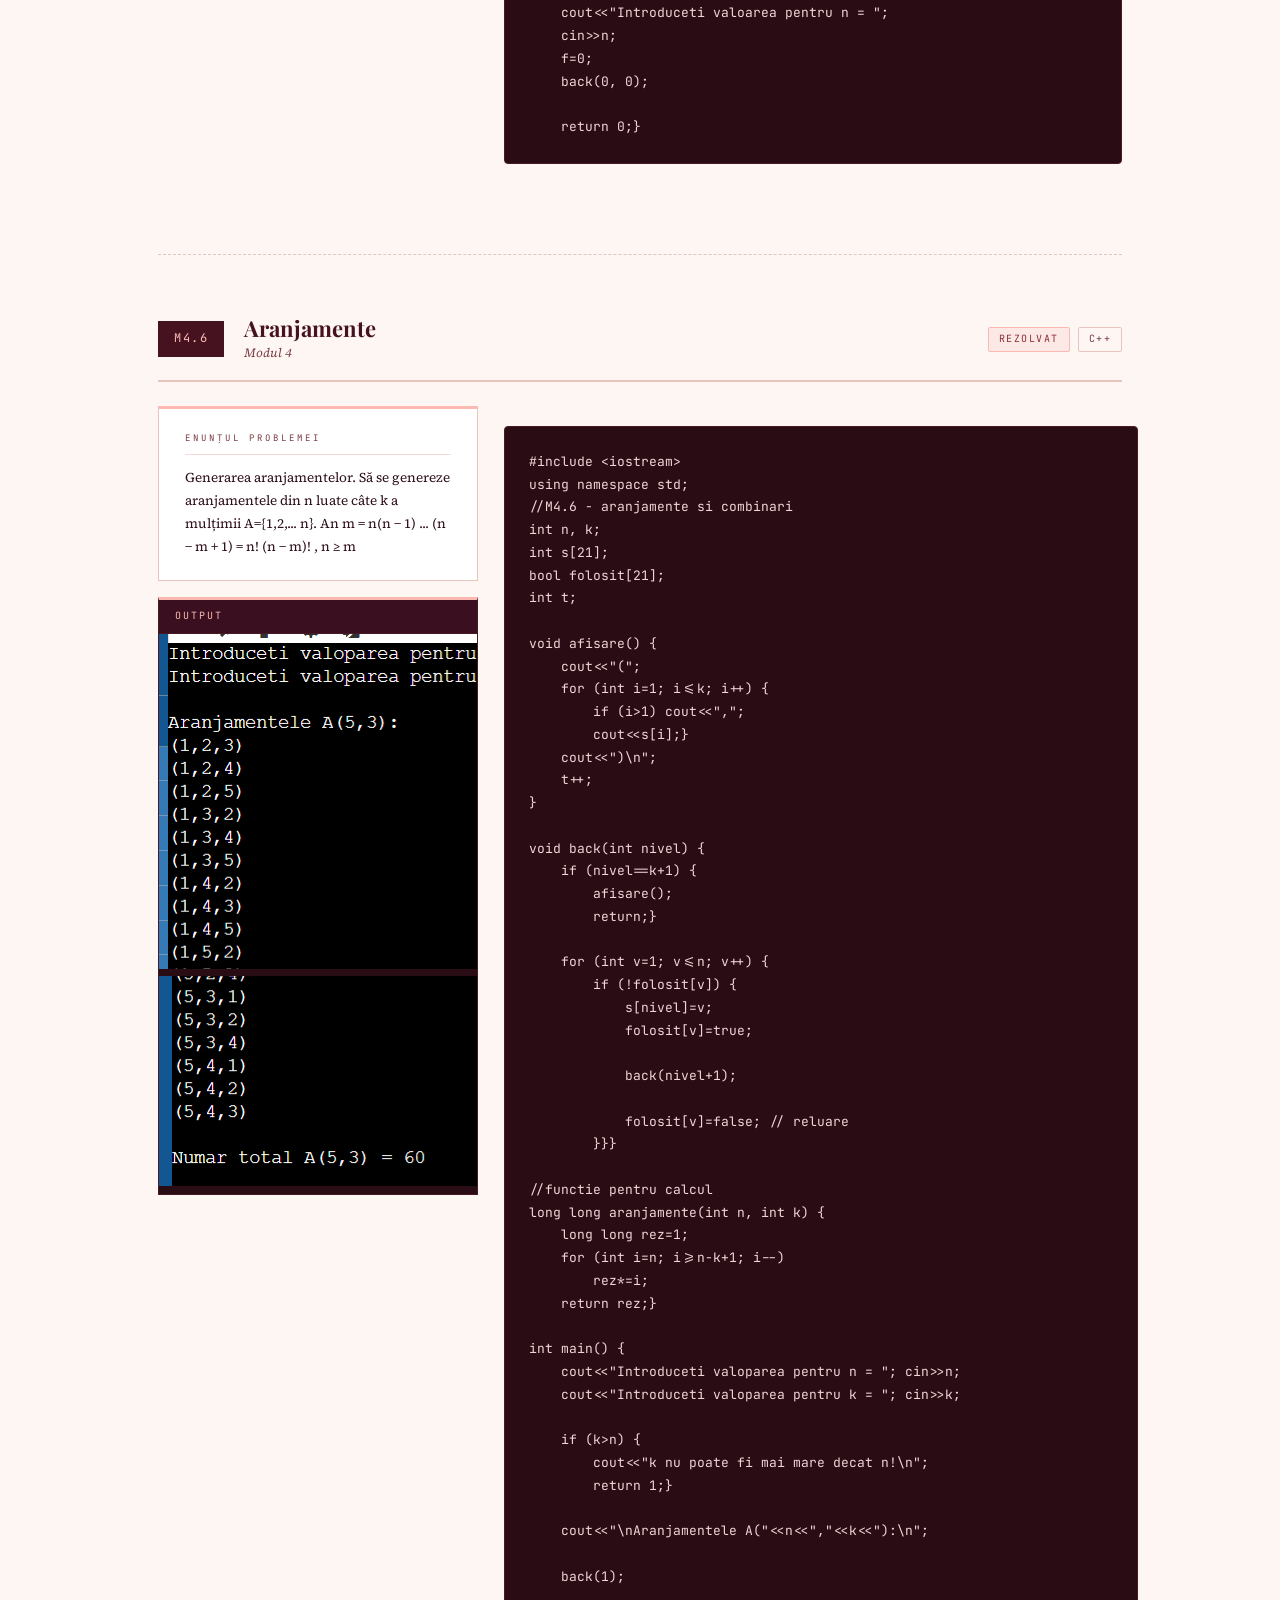
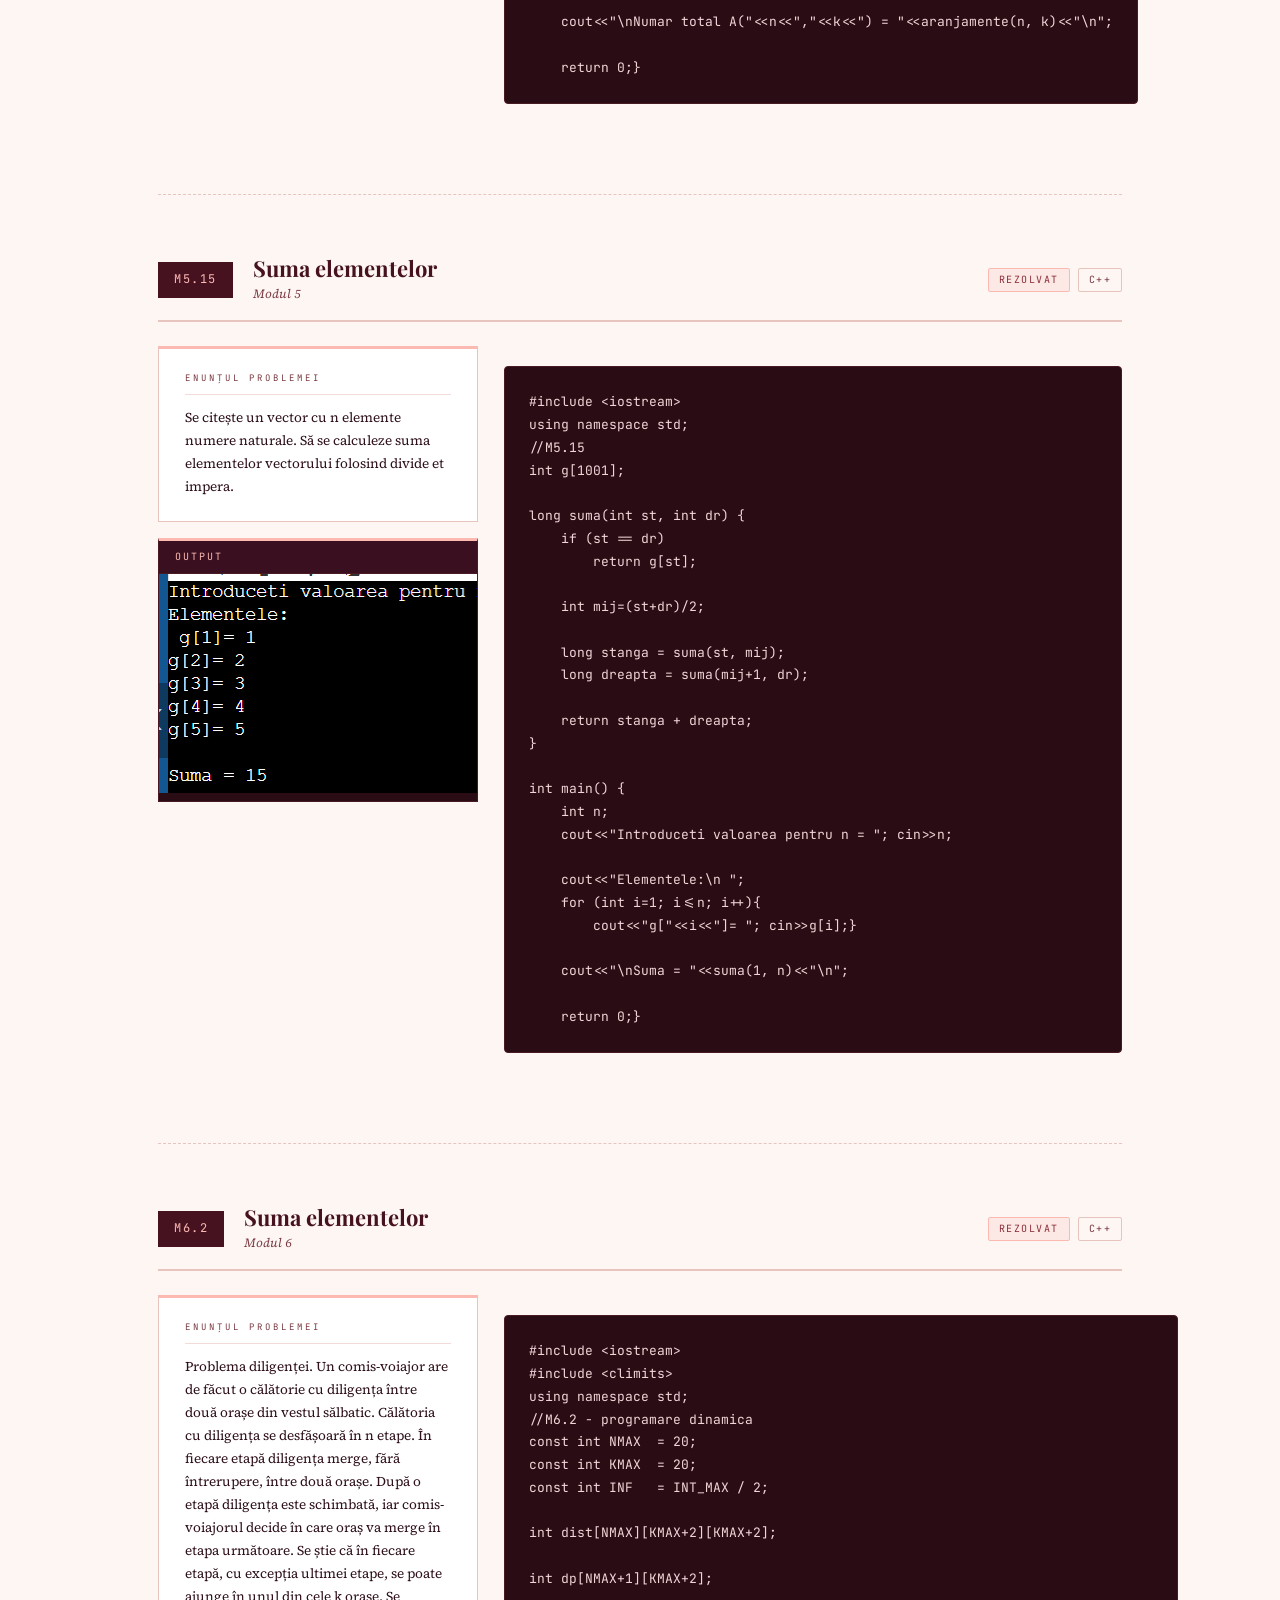
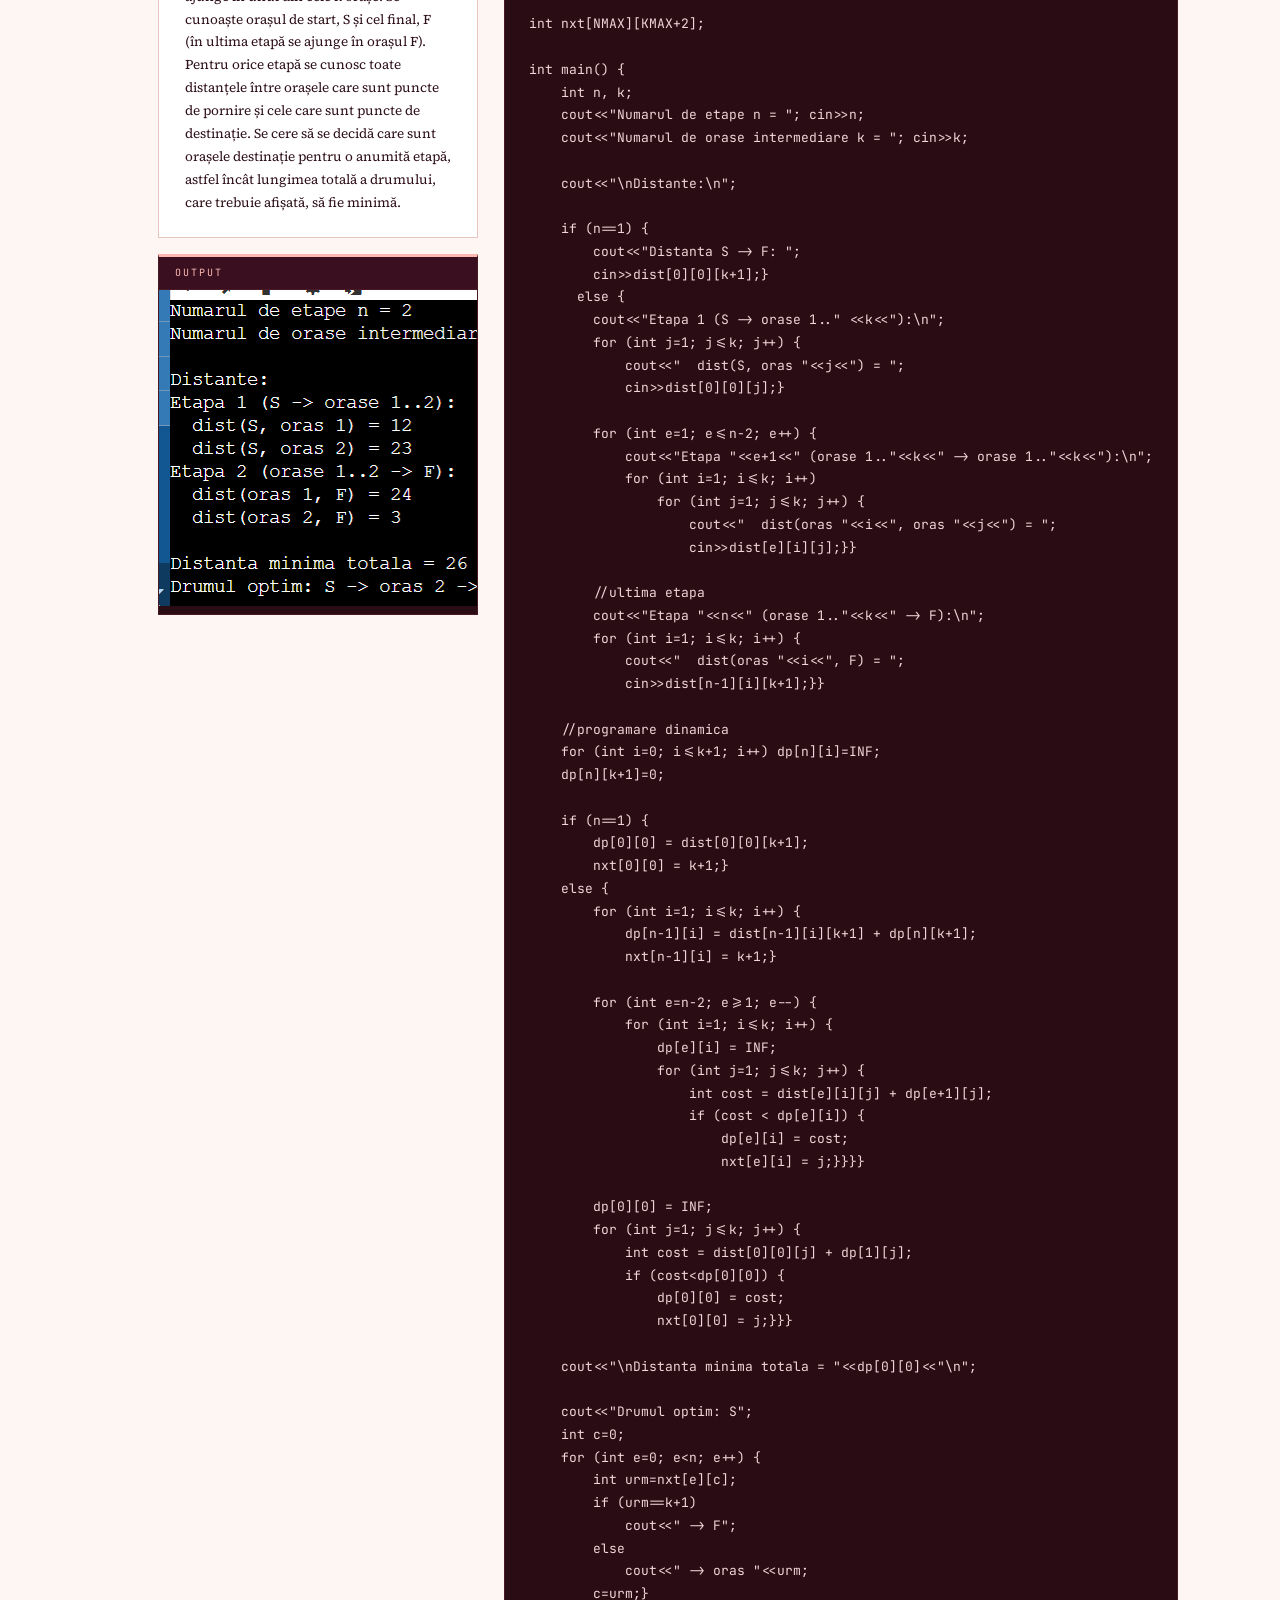
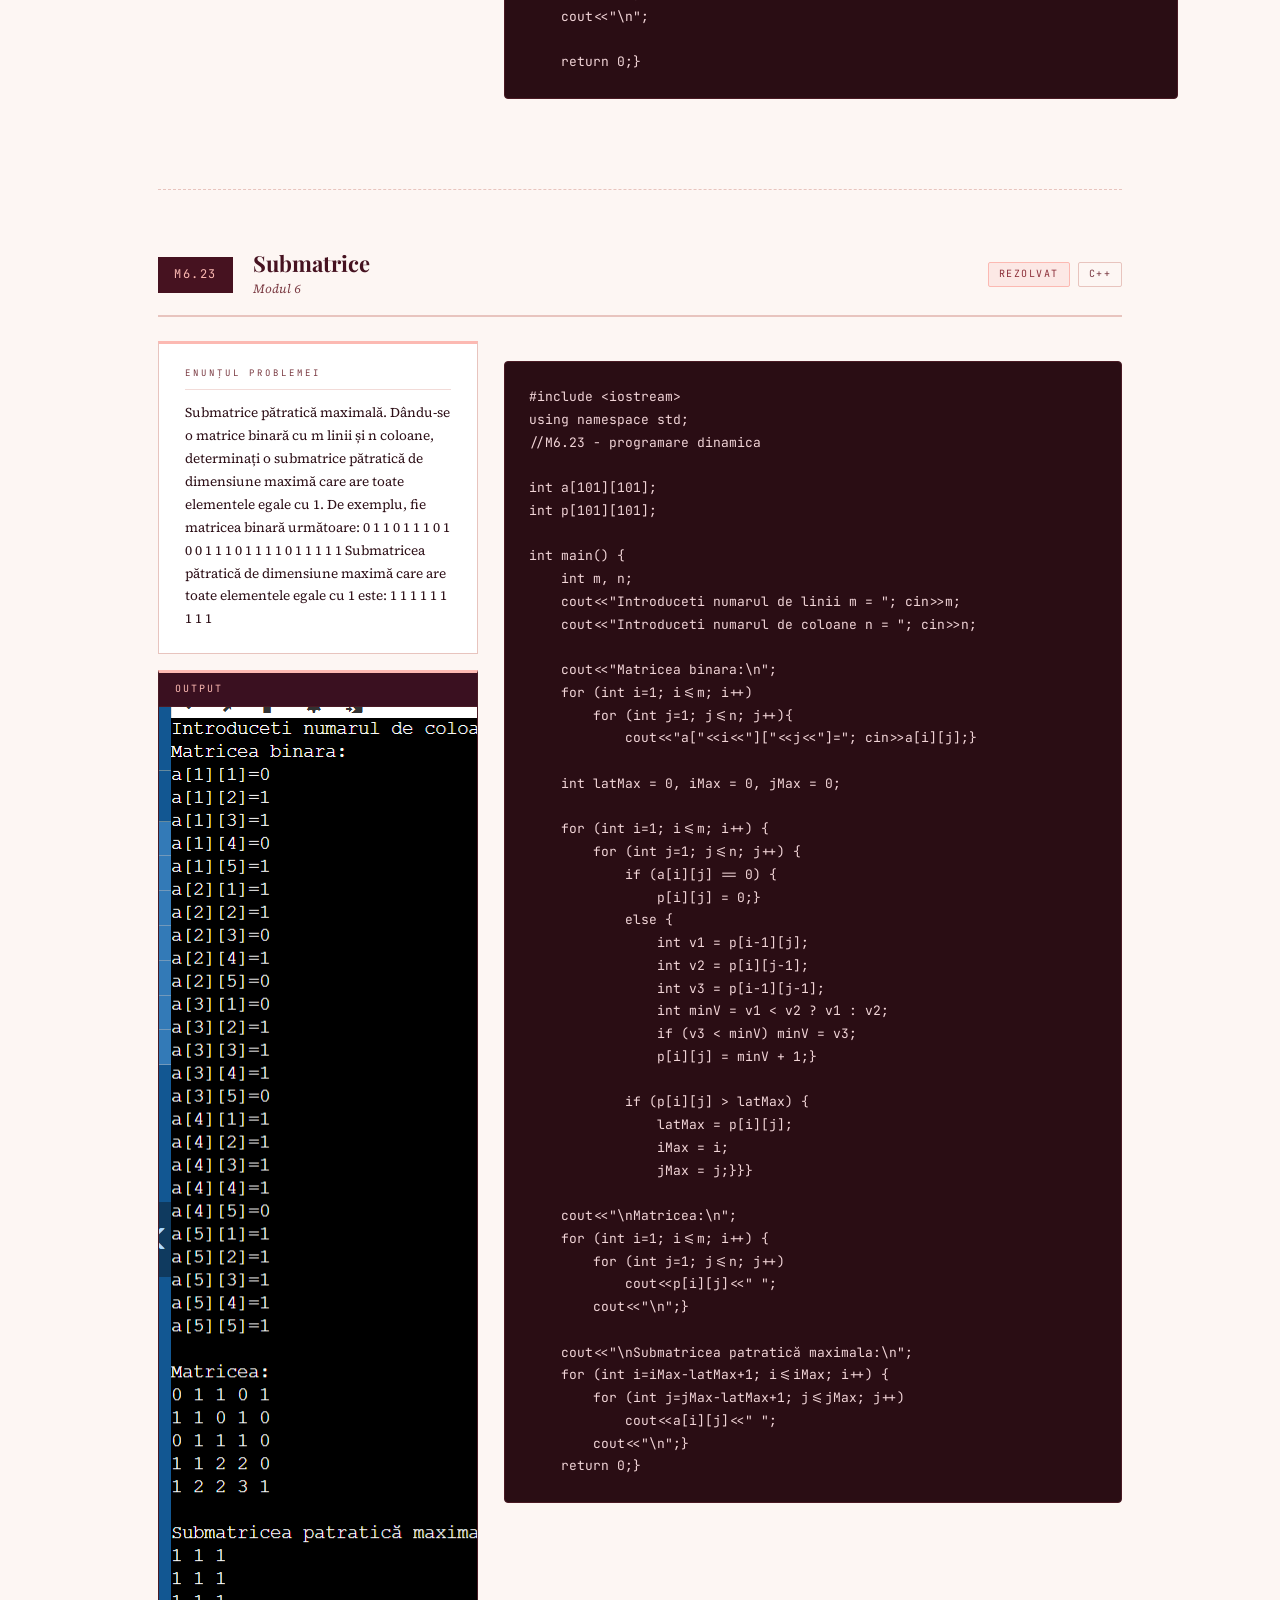
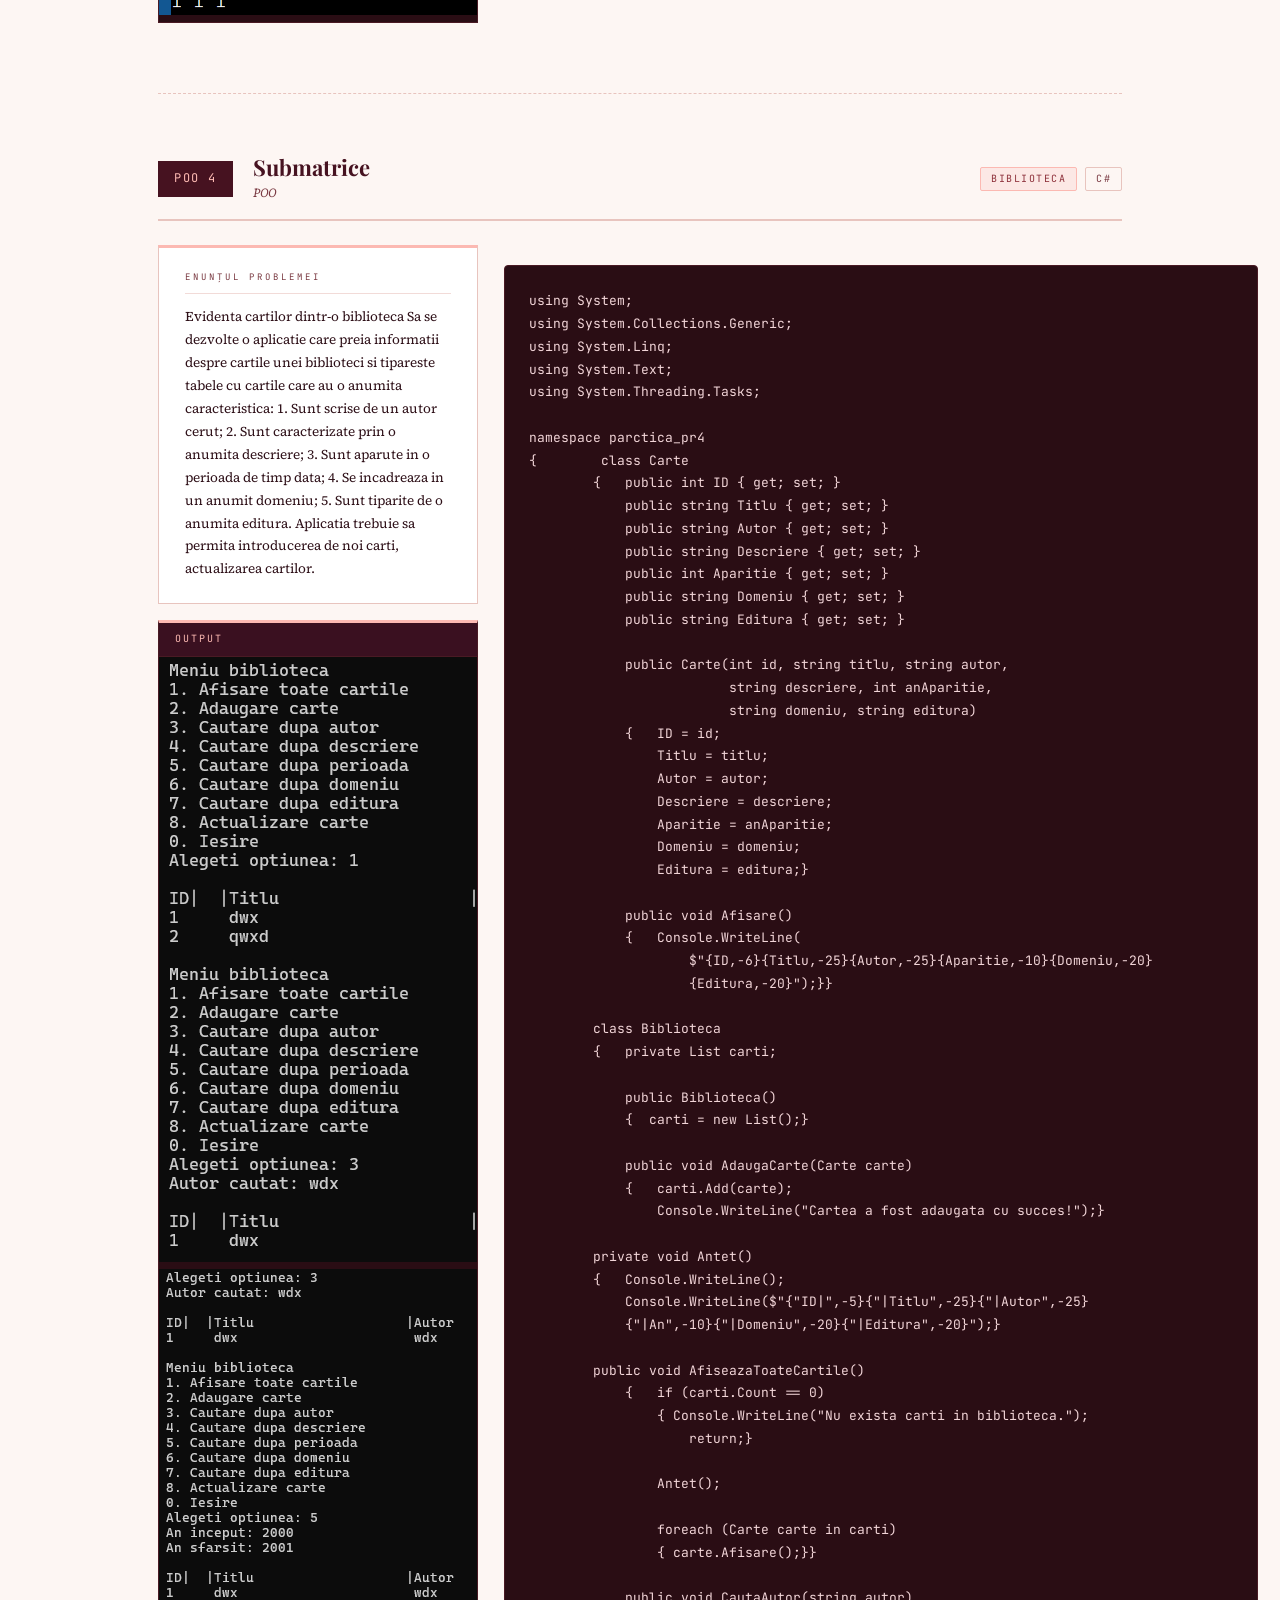
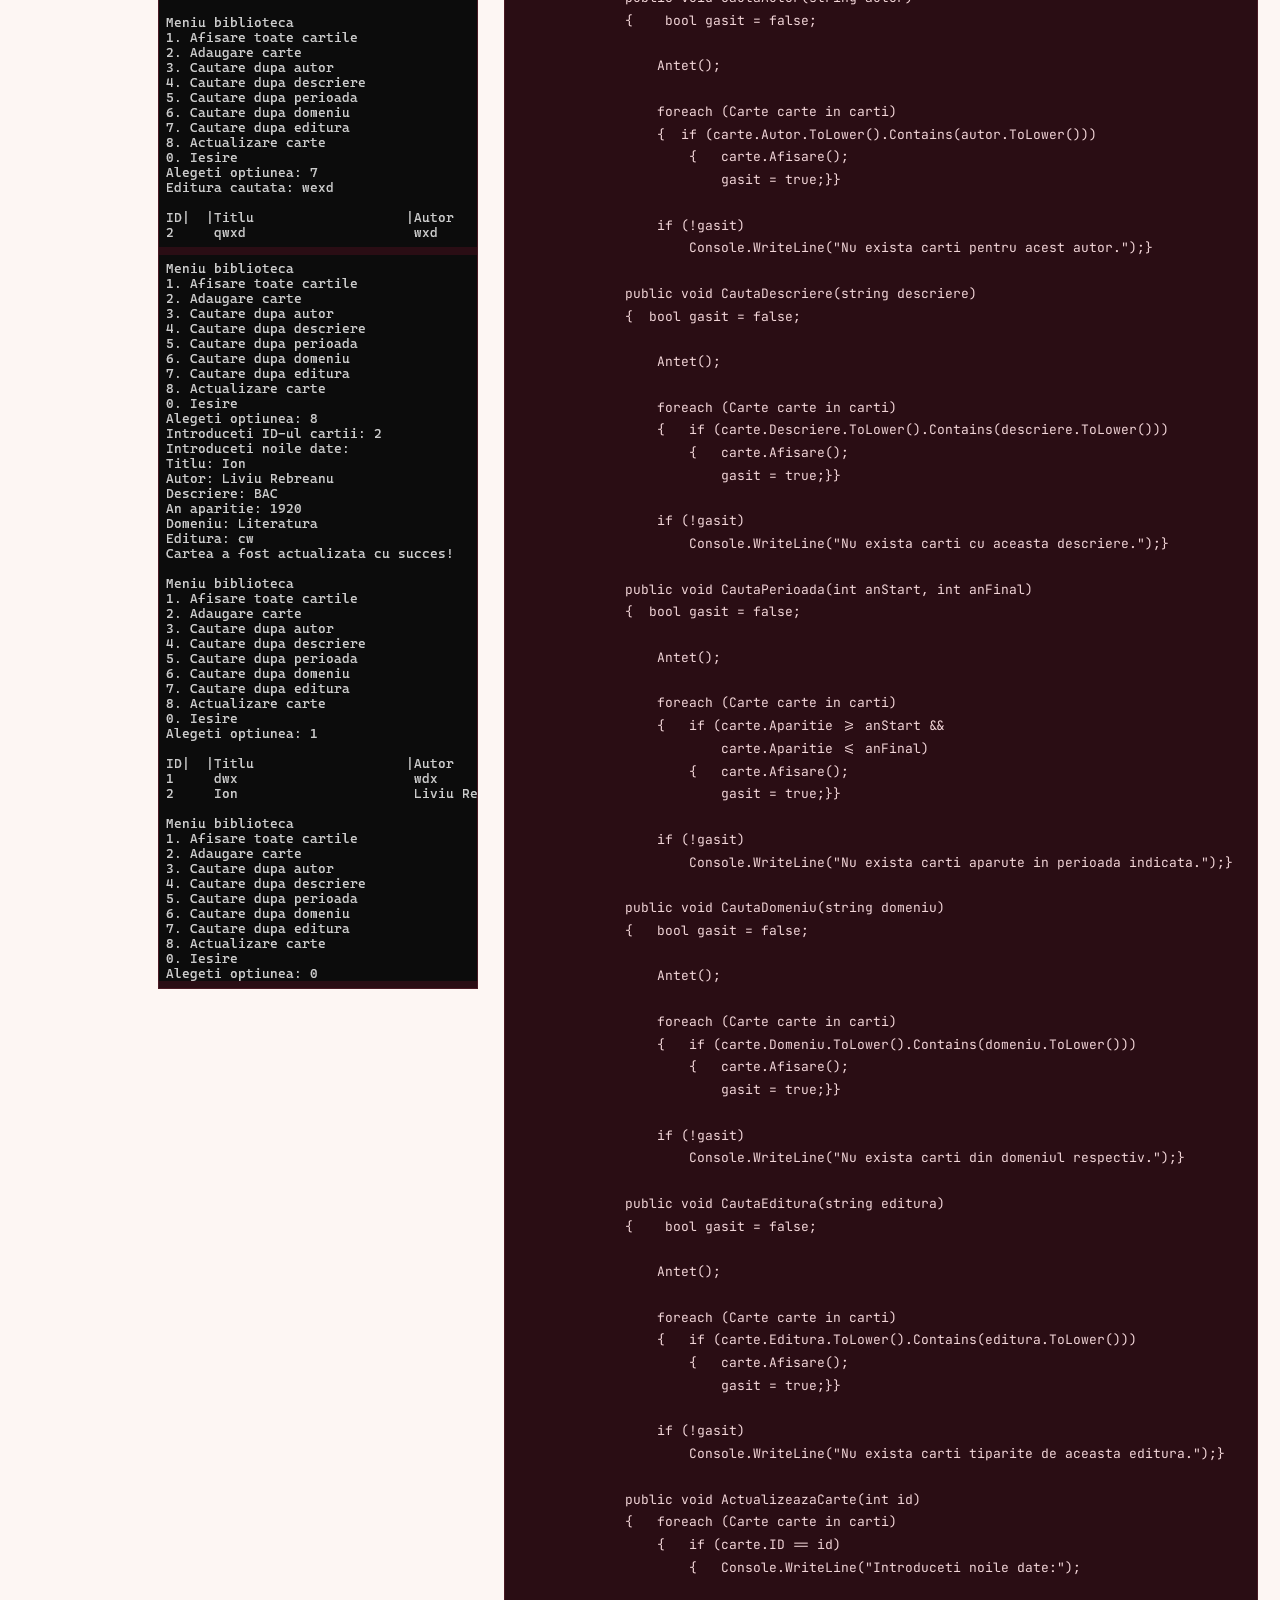
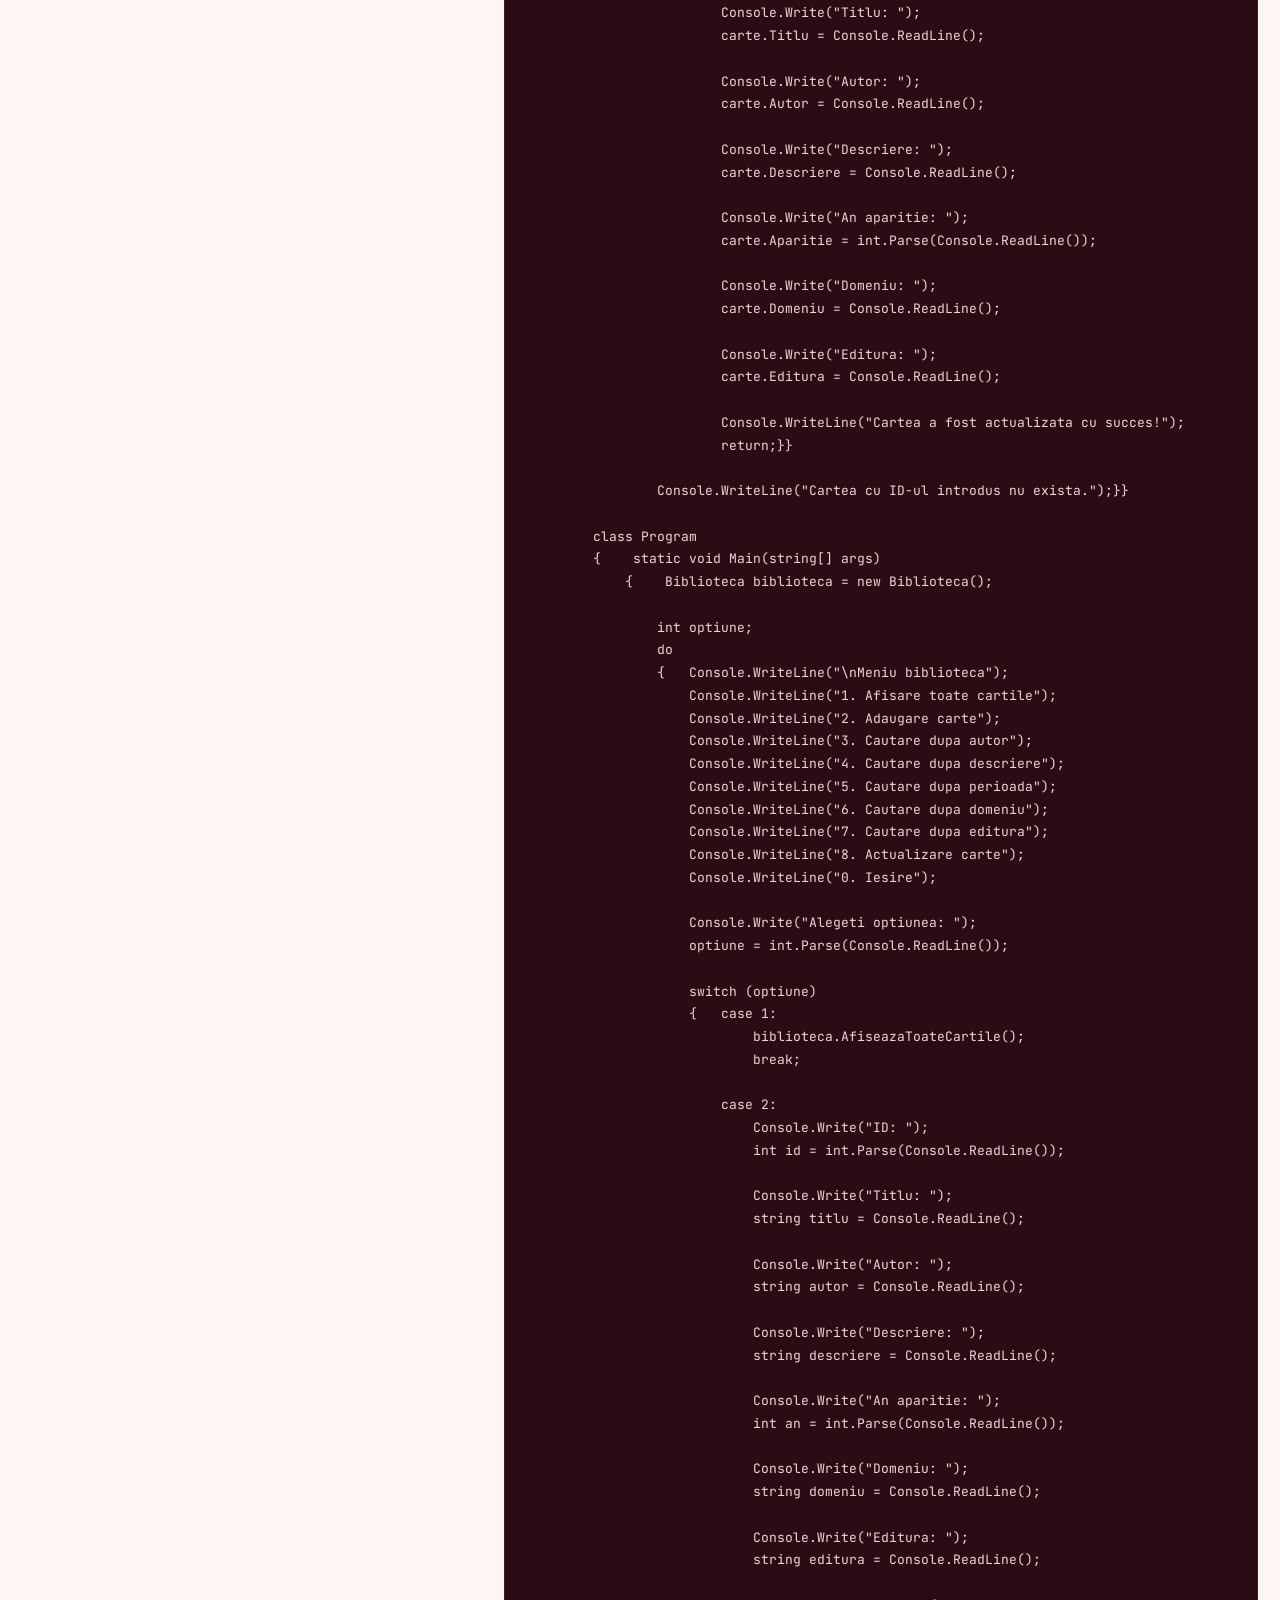
<file: probleme.html>
<!DOCTYPE html>
<html lang="ro">
<head>
  <meta charset="UTF-8">
  <meta name="viewport" content="width=device-width, initial-scale=1.0">
  <title>Raport Stagiu · Probleme Rezolvate</title>
  <link rel="stylesheet" href="style.css">
  <link rel="stylesheet" href="style-probleme.css">
</head>
<body>

<header class="site-header">
  <div class="header-inner">
    <a href="index.html" class="site-title">Practică</a>
    <nav class="site-nav">
      <a href="stagiar.html"   class="nav-item">Stagiar</a>
      <a href="jurnal.html"    class="nav-item">Activități</a>
      <a href="invatare.html"  class="nav-item">Învățare</a>
      <a href="probleme.html"  class="nav-item active">Probleme</a>
      <a href="concluzii.html" class="nav-item">Concluzii</a>
    </nav>
  </div>
</header>

<div class="chapter-banner fade-1">
  <div class="chapter-banner-inner">
    <h1>Sarcini<br><em>Rezolvarea Problemelor</em></h1>
    <p>Probleme rezolvate din modulele M1–M6 și POO, cu enunț, implementare și rezultatul execuției.</p>
  </div>
</div>

<div class="stats-strip fade-2">
  <div class="stats-strip-inner">
    <div><div class="stat-num">12</div><div class="stat-lbl">Total</div></div>
    <div class="stats-vdiv"></div>
    <div><div class="stat-num">6</div><div class="stat-lbl">Module M1–M6</div></div>
    <div class="stats-vdiv"></div>
    <div><div class="stat-num">2</div><div class="stat-lbl">POO</div></div>
    <div class="stats-vdiv"></div>
    <div><div class="stat-num">C++</div><div class="stat-lbl">Limbaj</div></div>
  </div>
</div>

<div class="module-nav">
  <div class="module-nav-inner">
    <a href="#m1">Modul 1</a>
    <a href="#m2">Modul 2</a>
    <a href="#m3">Modul 3</a>
    <a href="#m4">Modul 4</a>
    <a href="#m5">Modul 5</a>
    <a href="#m6">Modul 6</a>
    <a href="#poo">POO</a>
    <a href="#ind">Independent</a>
  </div>
</div>

<div class="page-body">

  <!--M1.9-->
  <div class="problem-block fade-3" id="m1">
    <div class="problem-header">
      <div class="problem-num-box">M1.9</div>
      <div>
        <div class="problem-title">Puncte într-o sferă</div>
        <div class="problem-sub">Modul 1</div>
      </div>
      <div class="problem-badges">
        <span class="badge badge-red">Rezolvat</span>
        <span class="badge badge-gray">C++</span>
      </div>
    </div>
    <div class="problem-layout">
      <div class="problem-left">
        <div class="problem-statement">
          <div class="block-label">Enunțul problemei</div>
          <p>Elaborați un program care determină câte puncte cu coordonate întregi se conțin într-o sferă de raza R cu centrul în originea sistemului de coordonate. Se consideră că R este un număr natural, 1 ≤ R ≤ 30. Distanța d dintre un punct cu coordonatele (x, y, z) și originea sistemului de coordonate se determină după formula: d = √x² + y² + z².</p>
        </div>
        <div class="output-block">
          <div class="output-bar">Output</div>
          <img src="output/M1.9.png" alt="Output M1.9" class="output-img">
        </div>
      </div>
      <div class="problem-right">
        <div class="code-wrap">
<pre>#include &lt;iostream&gt;
using namespace std;

// M1.9 - metoda trierii
int main()
{
    int R, p = 0;
    cout &lt;&lt; "Introduceti raza (R): ";
    cin &gt;&gt; R;

    if (R &lt; 1 || R &gt; 30) {
        cout &lt;&lt; "\nR trebuie sa fie intre 1 si 30!" &lt;&lt; endl;
        return 1;
    }

    for (int x = -R; x &lt;= R; x++)
        for (int y = -R; y &lt;= R; y++)
            for (int z = -R; z &lt;= R; z++)
                if (x*x + y*y + z*z &lt;= R*R)
                    p++;

    cout &lt;&lt; "Numarul de puncte: " &lt;&lt; p &lt;&lt; endl;
    return 0;}
</pre>
        </div>
      </div>
    </div>
  </div>

  <hr class="divider-section">

  <!--M2.13-->
  <div class="problem-block" id="m2">
    <div class="problem-header">
      <div class="problem-num-box">M2.13</div>
      <div>
        <div class="problem-title">Subșiruri</div>
        <div class="problem-sub">Modul 2</div>
      </div>
      <div class="problem-badges">
        <span class="badge badge-red">Rezolvat</span>
        <span class="badge badge-gray">C++</span>
      </div>
    </div>
    <div class="problem-layout">
      <div class="problem-left">
        <div class="problem-statement">
          <div class="block-label">Enunțul problemei</div>
          <p>Subșiruri. Se dă un șir de n numere întregi. Să se descompună acest șir în număr minim de
subșiruri strict crescătoare, astfel încât numerele lor de ordine (din șirul dat) să fie ordonate crescător
în subșirurile formate.
Date de intrare: Prima linie a fișierului de intrare date.in conține numărul n, reprezentând numărul de
elemente din șir. Următoarea linie conține cele n numere întregi, separate prin câte un spațiu.
Date de ieșire: Fișierul de ieșire date.out va conține pe prima linie un număr întreg k, reprezentând
numărul minim de subșiruri care se pot forma. Pe următoarele k linii vor fi descrise subșirurile
crescătoare. Un subșir va fi precizat prin numerele de ordine ale elementelor din șirul inițial, despărțite
prin câte un spațiu.
Restricții și precizări:
- 1 ≤ n ≤ 10000;
- elementele șirului sunt numere cuprinse în intervalul [0, 40000].
Exemplu:
date.in
10
2 3 1 6 8 3 7 9 5 7
date.out
3
1 2 4 5 8
3 6 7
9 10
Explicație:
Se pot forma 3 subșiruri crescătoare:
2, 3, 6, 8, 9
1, 3, 7
5, 7
.</p>
        </div>
        <div class="output-block">
          <div class="output-bar">Output</div>
          <img src="output/M2.13-1.png" alt="Output M2.13" class="output-img">
          <img src="output/M2.13-2.png" alt="Output M2.13" class="output-img">
        </div>
      </div>
      <div class="problem-right">
        <div class="code-wrap">
<pre>#include &lt;iostream&gt;
#include &lt;fstream&gt;
using namespace std;
//M2.13 - metoda greedy

int a[1001];
int lV[1001]; 
int h[1001];   
int t[1001];   
int nxt[1001];     

int main() {
    ifstream fin("date.in");
    ofstream fout("date.out");

    int n;
    fin>>n;
    for (int i=1; i&lt;=n; i++) fin>>a[i];

    int k = 0; 

    for (int i=1; i&lt;=n; i++) {
        int v=a[i];

        int ales=-1;
        int bV=-1;

        for (int j=1; j&lt;=k; j++) {
            if (lV[j]&lt;v && lV[j]&gt;bV) {
                bV=lV[j];
                ales=j;}}

        if (ales==-1) {
            k++;
            h[k]=i;
            t[k]=i;
            lV[k]=v;
            nxt[i]=0;}
          else {
            nxt[t[ales]]=i;
            nxt[i]=0;
            t[ales]=i;
            lV[ales]=v;}}

    fout&lt;&lt;k&lt;&lt;"\n";
    for (int j=1; j&lt;=k; j++) {
        int c=h[j];
        while (c!=0) {
            fout&lt;&lt;c;
            if (nxt[c]!=0) fout&lt;&lt;" ";
            c=nxt[c];}
        fout&lt;&lt;"\n";}

    fin.close();
    fout.close();
    return 0;}
</pre>
        </div>
      </div>
    </div>
  </div>

  <hr class="divider-section">

  <!--M3.11-->
  <div class="problem-block" id="m3">
    <div class="problem-header">
      <div class="problem-num-box">M3.11</div>
      <div>
        <div class="problem-title">Metoda reluării</div>
        <div class="problem-sub">Modul 3</div>
      </div>
      <div class="problem-badges">
        <span class="badge badge-red">Rezolvat</span>
        <span class="badge badge-gray">C++</span>
      </div>
    </div>
    <div class="problem-layout">
      <div class="problem-left">
        <div class="problem-statement">
          <div class="block-label">Enunțul problemei</div>
          <p>Fie n>0, natural. Să se scrie un program care să afișeze toate partițiile unui număr natural n.
Numim partiție a unui număr natural nenul n o mulțime de numere naturale nenule {p1, p2, ..., pk} care
îndeplinesc condiția p1+p2+ ...+pk = n.
Exemplu: pentru n = 4 programul va afișa:
4 = 1+1+1+1
4 = 1+1+2
4 = 1+3
4 = 2+2
4 = 4
</p>
        </div>
        <div class="output-block">
          <div class="output-bar">Output</div>
          <img src="output/M3.11.png" alt="Output M3.11" class="output-img">
        </div>
      </div>
      <div class="problem-right">
        <div class="code-wrap">
<pre>#include &lt;iostream&gt;
#include &lt;fstream&gt;
using namespace std;
//M3.11 - metoda reluarii

int n;
int s[101]; 
int f;       

void afisare() {
    cout&lt;&lt;n&lt;&lt;" = ";
    for (int i=1; i&lt;=f; i++) {
        if (i&gt;1) cout&lt;&lt;"+";
        cout&lt;&lt;s[i];}
    cout&lt;&lt;"\n";}

void back(int sr, int min) {
    if (sr==0) {
        afisare();
        return;}

    for (int v=min; v&lt;=sr; v++) {
        s[++f]=v;
        back(sr-v, v); 
        f--;}}

int main() {
    cout&lt;&lt;"Introduceti valoarea pentru n = ";
    cin&gt;&gt;n;
    cout&lt;&lt;"\n";

    f=0;
    back(n, 1);

    return 0;}
</pre>
        </div>
      </div>
    </div>
  </div>

  <hr class="divider-section">

  <!--M3.24-->
  <div class="problem-block" id="m3">
    <div class="problem-header">
      <div class="problem-num-box">M3.11</div>
      <div>
        <div class="problem-title">Metoda reluării</div>
        <div class="problem-sub">Modul 3</div>
      </div>
      <div class="problem-badges">
        <span class="badge badge-red">Rezolvat</span>
        <span class="badge badge-gray">C++</span>
      </div>
    </div>
    <div class="problem-layout">
      <div class="problem-left">
        <div class="problem-statement">
          <div class="block-label">Enunțul problemei</div>
          <p>Se dă un număr natural par n. Să se determine toate șirurile de n paranteze care se închid corect.
Exemplu: pentru n=6: ((( ))), (() ()), () () (), () (()), (()) ()
</p>
        </div>
        <div class="output-block">
          <div class="output-bar">Output</div>
          <img src="output/M3.24.png" alt="Output M3.24" class="output-img">
        </div>
      </div>
      <div class="problem-right">
        <div class="code-wrap">
<pre>#include &lt;iostream&gt;
using namespace std;
//M3.24 - metoda reluarii
int n;
char s[101]; 
int f;       

void afisare() {
    for (int i=1; i&lt;=f; i++)
        cout&lt;&lt;s[i];
    cout&lt;&lt;"\n";}

// d= nr de '(' ; in = nr de ')'
void back(int d, int in) {
    if (d==n/2 && in==n/2) {
        afisare();
        return;}

    if (d&lt;n/2) {
        s[++f]='(';
        back(d+1,in);
        f--;}

    if (in&lt;d) {
        s[++f] = ')';
        back(d, in+1);
        f--;}}

int main() {
    cout&lt;&lt;"Introduceti valoarea pentru n = ";
    cin&gt;&gt;n;
    f=0;
    back(0, 0);

    return 0;}
</pre>
        </div>
      </div>
    </div>
  </div>

  <hr class="divider-section">
  
  <!--M4.6-->
  <div class="problem-block" id="m4">
    <div class="problem-header">
      <div class="problem-num-box">M4.6</div>
      <div>
        <div class="problem-title">Aranjamente</div>
        <div class="problem-sub">Modul 4</div>
      </div>
      <div class="problem-badges">
        <span class="badge badge-red">Rezolvat</span>
        <span class="badge badge-gray">C++</span>
      </div>
    </div>
    <div class="problem-layout">
      <div class="problem-left">
        <div class="problem-statement">
          <div class="block-label">Enunțul problemei</div>
          <p>Generarea aranjamentelor. Să se genereze aranjamentele din n luate câte k a mulțimii
A={1,2,... n}.
An
m = n(n − 1) ... (n − m + 1) =
n!
(n − m)!
, n ≥ m
</p>
        </div>
        <div class="output-block">
          <div class="output-bar">Output</div>
          <img src="output/M4.6-1.png" alt="Output M4.6" class="output-img">
          <img src="output/M4.6-2.png" alt="Output M4.6" class="output-img">
        </div>
      </div>
      <div class="problem-right">
        <div class="code-wrap">
<pre>#include &lt;iostream&gt;
using namespace std;
//M4.6 - aranjamente si combinari
int n, k;
int s[21];       
bool folosit[21]; 
int t;         

void afisare() {
    cout&lt;&lt;"(";
    for (int i=1; i&lt;=k; i++) {
        if (i&gt;1) cout&lt;&lt;",";
        cout&lt;&lt;s[i];}
    cout&lt;&lt;")\n";
    t++;
}

void back(int nivel) {
    if (nivel==k+1) {
        afisare();
        return;}

    for (int v=1; v&lt;=n; v++) {
        if (!folosit[v]) {
            s[nivel]=v;
            folosit[v]=true;

            back(nivel+1);

            folosit[v]=false; // reluare
        }}}

//functie pentru calcul
long long aranjamente(int n, int k) {
    long long rez=1;
    for (int i=n; i&gt;=n-k+1; i--)
        rez*=i;
    return rez;}

int main() {
    cout&lt;&lt;"Introduceti valoparea pentru n = "; cin&gt;&gt;n;
    cout&lt;&lt;"Introduceti valoparea pentru k = "; cin&gt;&gt;k;

    if (k&gt;n) {
        cout&lt;&lt;"k nu poate fi mai mare decat n!\n";
        return 1;}

    cout&lt;&lt;"\nAranjamentele A("&lt;&lt;n&lt;&lt;","&lt;&lt;k&lt;&lt;"):\n";

    back(1);

    cout&lt;&lt;"\nNumar total A("&lt;&lt;n&lt;&lt;","&lt;&lt;k&lt;&lt;") = "&lt;&lt;aranjamente(n, k)&lt;&lt;"\n";

    return 0;}
</pre>
        </div>
      </div>
    </div>
  </div>

  <hr class="divider-section">

   <!--M5.15-->
  <div class="problem-block" id="m5">
    <div class="problem-header">
      <div class="problem-num-box">M5.15</div>
      <div>
        <div class="problem-title">Suma elementelor</div>
        <div class="problem-sub">Modul 5</div>
      </div>
      <div class="problem-badges">
        <span class="badge badge-red">Rezolvat</span>
        <span class="badge badge-gray">C++</span>
      </div>
    </div>
    <div class="problem-layout">
      <div class="problem-left">
        <div class="problem-statement">
          <div class="block-label">Enunțul problemei</div>
          <p>Se citește un vector cu n elemente numere naturale. Să se calculeze suma elementelor
vectorului folosind divide et impera.
</p>
        </div>
        <div class="output-block">
          <div class="output-bar">Output</div>
          <img src="output/M5.15.png" alt="Output M5.15" class="output-img">
        </div>
      </div>
      <div class="problem-right">
        <div class="code-wrap">
<pre>#include &lt;iostream&gt;
using namespace std;
//M5.15
int g[1001];

long suma(int st, int dr) {
    if (st == dr)
        return g[st];

    int mij=(st+dr)/2;

    long stanga = suma(st, mij);
    long dreapta = suma(mij+1, dr);

    return stanga + dreapta;
}

int main() {
    int n;
    cout&lt;&lt;"Introduceti valoarea pentru n = "; cin&gt;&gt;n;

    cout&lt;&lt;"Elementele:\n ";
    for (int i=1; i&lt;=n; i++){
        cout&lt;&lt;"g["&lt;&lt;i&lt;&lt;"]= "; cin&gt;&gt;g[i];}

    cout&lt;&lt;"\nSuma = "&lt;&lt;suma(1, n)&lt;&lt;"\n";

    return 0;}
</pre>
        </div>
      </div>
    </div>
  </div>

  <hr class="divider-section">

  <!--M6.2-->
  <div class="problem-block" id="m6">
    <div class="problem-header">
      <div class="problem-num-box">M6.2</div>
      <div>
        <div class="problem-title">Suma elementelor</div>
        <div class="problem-sub">Modul 6</div>
      </div>
      <div class="problem-badges">
        <span class="badge badge-red">Rezolvat</span>
        <span class="badge badge-gray">C++</span>
      </div>
    </div>
    <div class="problem-layout">
      <div class="problem-left">
        <div class="problem-statement">
          <div class="block-label">Enunțul problemei</div>
          <p>Problema diligenței. Un comis-voiajor are de făcut o călătorie cu diligența între două orașe din
vestul sălbatic. Călătoria cu diligența se desfășoară în n etape. În fiecare etapă diligența merge, fără
întrerupere, între două orașe. După o etapă diligența este schimbată, iar comis-voiajorul decide în care
oraș va merge în etapa următoare. Se știe că în fiecare etapă, cu excepția ultimei etape, se poate ajunge
în unul din cele k orașe. Se cunoaște orașul de start, S și cel final, F (în ultima etapă se ajunge în orașul
F). Pentru orice etapă se cunosc toate distanțele între orașele care sunt puncte de pornire și cele care
sunt puncte de destinație.
Se cere să se decidă care sunt orașele destinație pentru o anumită etapă, astfel încât lungimea totală a
drumului, care trebuie afișată, să fie minimă.
</p>
        </div>
        <div class="output-block">
          <div class="output-bar">Output</div>
          <img src="output/M6.2.png" alt="Output M6.2" class="output-img">
        </div>
      </div>
      <div class="problem-right">
        <div class="code-wrap">
<pre>#include &lt;iostream&gt;
#include &lt;climits&gt;
using namespace std;
//M6.2 - programare dinamica
const int NMAX  = 20;  
const int KMAX  = 20;  
const int INF   = INT_MAX / 2;

int dist[NMAX][KMAX+2][KMAX+2];

int dp[NMAX+1][KMAX+2];

int nxt[NMAX][KMAX+2];

int main() {
    int n, k;
    cout&lt;&lt;"Numarul de etape n = "; cin&gt;&gt;n;
    cout&lt;&lt;"Numarul de orase intermediare k = "; cin&gt;&gt;k;

    cout&lt;&lt;"\nDistante:\n";

    if (n==1) {
        cout&lt;&lt;"Distanta S -> F: ";
        cin&gt;&gt;dist[0][0][k+1];} 
      else {
        cout&lt;&lt;"Etapa 1 (S -> orase 1.." &lt;&lt;k&lt;&lt;"):\n";
        for (int j=1; j&lt;=k; j++) {
            cout&lt;&lt;"  dist(S, oras "&lt;&lt;j&lt;&lt;") = ";
            cin&gt;&gt;dist[0][0][j];}

        for (int e=1; e&lt;=n-2; e++) {
            cout&lt;&lt;"Etapa "&lt;&lt;e+1&lt;&lt;" (orase 1.."&lt;&lt;k&lt;&lt;" -> orase 1.."&lt;&lt;k&lt;&lt;"):\n";
            for (int i=1; i&lt;=k; i++)
                for (int j=1; j&lt;=k; j++) {
                    cout&lt;&lt;"  dist(oras "&lt;&lt;i&lt;&lt;", oras "&lt;&lt;j&lt;&lt;") = ";
                    cin&gt;&gt;dist[e][i][j];}}

        //ultima etapa
        cout&lt;&lt;"Etapa "&lt;&lt;n&lt;&lt;" (orase 1.."&lt;&lt;k&lt;&lt;" -> F):\n";
        for (int i=1; i&lt;=k; i++) {
            cout&lt;&lt;"  dist(oras "&lt;&lt;i&lt;&lt;", F) = ";
            cin&gt;&gt;dist[n-1][i][k+1];}}

    //programare dinamica
    for (int i=0; i&lt;=k+1; i++) dp[n][i]=INF;
    dp[n][k+1]=0;

    if (n==1) {
        dp[0][0] = dist[0][0][k+1];
        nxt[0][0] = k+1;} 
    else {
        for (int i=1; i&lt;=k; i++) {
            dp[n-1][i] = dist[n-1][i][k+1] + dp[n][k+1];
            nxt[n-1][i] = k+1;}

        for (int e=n-2; e&gt;=1; e--) {
            for (int i=1; i&lt;=k; i++) {
                dp[e][i] = INF;
                for (int j=1; j&lt;=k; j++) {
                    int cost = dist[e][i][j] + dp[e+1][j];
                    if (cost &lt; dp[e][i]) {
                        dp[e][i] = cost;
                        nxt[e][i] = j;}}}}

        dp[0][0] = INF;
        for (int j=1; j&lt;=k; j++) {
            int cost = dist[0][0][j] + dp[1][j];
            if (cost&lt;dp[0][0]) {
                dp[0][0] = cost;
                nxt[0][0] = j;}}}

    cout&lt;&lt;"\nDistanta minima totala = "&lt;&lt;dp[0][0]&lt;&lt;"\n";

    cout&lt;&lt;"Drumul optim: S";
    int c=0;
    for (int e=0; e&lt;n; e++) {
        int urm=nxt[e][c];
        if (urm==k+1)
            cout&lt;&lt;" -> F";
        else
            cout&lt;&lt;" -> oras "&lt;&lt;urm;
        c=urm;}
    cout&lt;&lt;"\n";

    return 0;}
</pre>
        </div>
      </div>
    </div>
  </div>

  <hr class="divider-section">

  <!--M6.23-->
  <div class="problem-block" id="m6">
    <div class="problem-header">
      <div class="problem-num-box">M6.23</div>
      <div>
        <div class="problem-title">Submatrice</div>
        <div class="problem-sub">Modul 6</div>
      </div>
      <div class="problem-badges">
        <span class="badge badge-red">Rezolvat</span>
        <span class="badge badge-gray">C++</span>
      </div>
    </div>
    <div class="problem-layout">
      <div class="problem-left">
        <div class="problem-statement">
          <div class="block-label">Enunțul problemei</div>
          <p>Submatrice pătratică maximală. Dându-se o matrice binară cu m linii și n coloane, determinați
o submatrice pătratică de dimensiune maximă care are toate elementele egale cu 1. De exemplu, fie
matricea binară următoare:
0 1 1 0 1
1 1 0 1 0
0 1 1 1 0
1 1 1 1 0
1 1 1 1 1
Submatricea pătratică de dimensiune maximă care are toate elementele egale cu 1 este:
1 1 1
1 1 1
1 1 1
</p>
        </div>
        <div class="output-block">
          <div class="output-bar">Output</div>
          <img src="output/M6.23.png" alt="Output M6.23" class="output-img">
        </div>
      </div>
      <div class="problem-right">
        <div class="code-wrap">
<pre>#include &lt;iostream&gt;
using namespace std;
//M6.23 - programare dinamica

int a[101][101];
int p[101][101];

int main() {
    int m, n;
    cout&lt;&lt;"Introduceti numarul de linii m = "; cin&gt;&gt;m;
    cout&lt;&lt;"Introduceti numarul de coloane n = "; cin&gt;&gt;n;

    cout&lt;&lt;"Matricea binara:\n";
    for (int i=1; i&lt;=m; i++)
        for (int j=1; j&lt;=n; j++){
            cout&lt;&lt;"a["&lt;&lt;i&lt;&lt;"]["&lt;&lt;j&lt;&lt;"]="; cin&gt;&gt;a[i][j];}

    int latMax = 0, iMax = 0, jMax = 0;

    for (int i=1; i&lt;=m; i++) {
        for (int j=1; j&lt;=n; j++) {
            if (a[i][j] == 0) {
                p[i][j] = 0;} 
            else {
                int v1 = p[i-1][j];
                int v2 = p[i][j-1];
                int v3 = p[i-1][j-1];
                int minV = v1 &lt; v2 ? v1 : v2;
                if (v3 &lt; minV) minV = v3;
                p[i][j] = minV + 1;}

            if (p[i][j] &gt; latMax) {
                latMax = p[i][j];
                iMax = i;
                jMax = j;}}}

    cout&lt;&lt;"\nMatricea:\n";
    for (int i=1; i&lt;=m; i++) {
        for (int j=1; j&lt;=n; j++)
            cout&lt;&lt;p[i][j]&lt;&lt;" ";
        cout&lt;&lt;"\n";}

    cout&lt;&lt;"\nSubmatricea patratică maximala:\n";
    for (int i=iMax-latMax+1; i&lt;=iMax; i++) {
        for (int j=jMax-latMax+1; j&lt;=jMax; j++)
            cout&lt;&lt;a[i][j]&lt;&lt;" ";
        cout&lt;&lt;"\n";}
    return 0;}
</pre>
        </div>
      </div>
    </div>
  </div>

  <hr class="divider-section">

  <!--POO 4-->
  <div class="problem-block" id="poo">
    <div class="problem-header">
      <div class="problem-num-box">POO 4</div>
      <div>
        <div class="problem-title">Submatrice</div>
        <div class="problem-sub">POO</div>
      </div>
      <div class="problem-badges">
        <span class="badge badge-red">Biblioteca</span>
        <span class="badge badge-gray">C#</span>
      </div>
    </div>
    <div class="problem-layout">
      <div class="problem-left">
        <div class="problem-statement">
          <div class="block-label">Enunțul problemei</div>
          <p>Evidenta cartilor dintr-o biblioteca
Sa se dezvolte o aplicatie care preia informatii despre cartile unei biblioteci si tipareste tabele cu cartile care
au o anumita caracteristica:
1. Sunt scrise de un autor cerut;
2. Sunt caracterizate prin o anumita descriere;
3. Sunt aparute in o perioada de timp data;
4. Se incadreaza in un anumit domeniu;
5. Sunt tiparite de o anumita editura.
Aplicatia trebuie sa permita introducerea de noi carti, actualizarea cartilor.
</p>
        </div>
        <div class="output-block">
          <div class="output-bar">Output</div>
          <img src="output/POO 4.png" alt="Output POO 4" class="output-img">
          <img src="output/POO 4-2.png" alt="Output POO 4" class="output-img">
          <img src="output/POO 4-3.png" alt="Output POO 4" class="output-img">
        </div>
      </div>
      <div class="problem-right">
        <div class="code-wrap">
<pre>using System;
using System.Collections.Generic;
using System.Linq;
using System.Text;
using System.Threading.Tasks;

namespace parctica_pr4
{        class Carte
        {   public int ID { get; set; }
            public string Titlu { get; set; }
            public string Autor { get; set; }
            public string Descriere { get; set; }
            public int Aparitie { get; set; }
            public string Domeniu { get; set; }
            public string Editura { get; set; }

            public Carte(int id, string titlu, string autor,
                         string descriere, int anAparitie,
                         string domeniu, string editura)
            {   ID = id;
                Titlu = titlu;
                Autor = autor;
                Descriere = descriere;
                Aparitie = anAparitie;
                Domeniu = domeniu;
                Editura = editura;}

            public void Afisare()
            {   Console.WriteLine(
                    $"{ID,-6}{Titlu,-25}{Autor,-25}{Aparitie,-10}{Domeniu,-20}
                    {Editura,-20}");}}

        class Biblioteca
        {   private List<Carte> carti;

            public Biblioteca()
            {  carti = new List<Carte>();}

            public void AdaugaCarte(Carte carte)
            {   carti.Add(carte);
                Console.WriteLine("Cartea a fost adaugata cu succes!");}

        private void Antet()
        {   Console.WriteLine();
            Console.WriteLine($"{"ID|",-5}{"|Titlu",-25}{"|Autor",-25}
            {"|An",-10}{"|Domeniu",-20}{"|Editura",-20}");}

        public void AfiseazaToateCartile()
            {   if (carti.Count == 0)
                { Console.WriteLine("Nu exista carti in biblioteca.");
                    return;}

                Antet();

                foreach (Carte carte in carti)
                { carte.Afisare();}}

            public void CautaAutor(string autor)
            {    bool gasit = false;

                Antet();

                foreach (Carte carte in carti)
                {  if (carte.Autor.ToLower().Contains(autor.ToLower()))
                    {   carte.Afisare();
                        gasit = true;}}

                if (!gasit)
                    Console.WriteLine("Nu exista carti pentru acest autor.");}

            public void CautaDescriere(string descriere)
            {  bool gasit = false;

                Antet();

                foreach (Carte carte in carti)
                {   if (carte.Descriere.ToLower().Contains(descriere.ToLower()))
                    {   carte.Afisare();
                        gasit = true;}}

                if (!gasit)
                    Console.WriteLine("Nu exista carti cu aceasta descriere.");}

            public void CautaPerioada(int anStart, int anFinal)
            {  bool gasit = false;

                Antet();

                foreach (Carte carte in carti)
                {   if (carte.Aparitie &gt;= anStart &&
                        carte.Aparitie &lt;= anFinal)
                    {   carte.Afisare();
                        gasit = true;}}

                if (!gasit)
                    Console.WriteLine("Nu exista carti aparute in perioada indicata.");}

            public void CautaDomeniu(string domeniu)
            {   bool gasit = false;

                Antet();

                foreach (Carte carte in carti)
                {   if (carte.Domeniu.ToLower().Contains(domeniu.ToLower()))
                    {   carte.Afisare();
                        gasit = true;}}

                if (!gasit)
                    Console.WriteLine("Nu exista carti din domeniul respectiv.");}

            public void CautaEditura(string editura)
            {    bool gasit = false;

                Antet();

                foreach (Carte carte in carti)
                {   if (carte.Editura.ToLower().Contains(editura.ToLower()))
                    {   carte.Afisare();
                        gasit = true;}}

                if (!gasit)
                    Console.WriteLine("Nu exista carti tiparite de aceasta editura.");}

            public void ActualizeazaCarte(int id)
            {   foreach (Carte carte in carti)
                {   if (carte.ID == id)
                    {   Console.WriteLine("Introduceti noile date:");

                        Console.Write("Titlu: ");
                        carte.Titlu = Console.ReadLine();

                        Console.Write("Autor: ");
                        carte.Autor = Console.ReadLine();

                        Console.Write("Descriere: ");
                        carte.Descriere = Console.ReadLine();

                        Console.Write("An aparitie: ");
                        carte.Aparitie = int.Parse(Console.ReadLine());

                        Console.Write("Domeniu: ");
                        carte.Domeniu = Console.ReadLine();

                        Console.Write("Editura: ");
                        carte.Editura = Console.ReadLine();

                        Console.WriteLine("Cartea a fost actualizata cu succes!");
                        return;}}

                Console.WriteLine("Cartea cu ID-ul introdus nu exista.");}}

        class Program
        {    static void Main(string[] args)
            {    Biblioteca biblioteca = new Biblioteca();

                int optiune;
                do
                {   Console.WriteLine("\nMeniu biblioteca");
                    Console.WriteLine("1. Afisare toate cartile");
                    Console.WriteLine("2. Adaugare carte");
                    Console.WriteLine("3. Cautare dupa autor");
                    Console.WriteLine("4. Cautare dupa descriere");
                    Console.WriteLine("5. Cautare dupa perioada");
                    Console.WriteLine("6. Cautare dupa domeniu");
                    Console.WriteLine("7. Cautare dupa editura");
                    Console.WriteLine("8. Actualizare carte");
                    Console.WriteLine("0. Iesire");

                    Console.Write("Alegeti optiunea: ");
                    optiune = int.Parse(Console.ReadLine());

                    switch (optiune)
                    {   case 1:
                            biblioteca.AfiseazaToateCartile();
                            break;

                        case 2:
                            Console.Write("ID: ");
                            int id = int.Parse(Console.ReadLine());

                            Console.Write("Titlu: ");
                            string titlu = Console.ReadLine();

                            Console.Write("Autor: ");
                            string autor = Console.ReadLine();

                            Console.Write("Descriere: ");
                            string descriere = Console.ReadLine();

                            Console.Write("An aparitie: ");
                            int an = int.Parse(Console.ReadLine());

                            Console.Write("Domeniu: ");
                            string domeniu = Console.ReadLine();

                            Console.Write("Editura: ");
                            string editura = Console.ReadLine();

                            biblioteca.AdaugaCarte(
                                new Carte(id, titlu, autor, descriere,
                                          an, domeniu, editura));
                            break;

                        case 3:
                            Console.Write("Autor cautat: ");
                            biblioteca.CautaAutor(Console.ReadLine());
                            break;

                        case 4:
                            Console.Write("Descriere cautata: ");
                            biblioteca.CautaDescriere(Console.ReadLine());
                            break;

                        case 5:
                            Console.Write("An inceput: ");
                            int start = int.Parse(Console.ReadLine());

                            Console.Write("An sfarsit: ");
                            int sfarsit = int.Parse(Console.ReadLine());

                            biblioteca.CautaPerioada(start, sfarsit);
                            break;

                        case 6:
                            Console.Write("Domeniu cautat: ");
                            biblioteca.CautaDomeniu(Console.ReadLine());
                            break;

                        case 7:
                            Console.Write("Editura cautata: ");
                            biblioteca.CautaEditura(Console.ReadLine());
                            break;

                        case 8:
                            Console.Write("Introduceti ID-ul cartii: ");
                            int idCarte = int.Parse(Console.ReadLine());

                            biblioteca.ActualizeazaCarte(idCarte);
                            break;

                        case 0:break;}} 
            while (optiune != 0);}}}
</pre>
        </div>
      </div>
    </div>
  </div>

  <hr class="divider-section">

  <!--POO 9-->
  <div class="problem-block" id="poo">
    <div class="problem-header">
      <div class="problem-num-box">POO 9</div>
      <div>
        <div class="problem-title">Televiziune</div>
        <div class="problem-sub">POO</div>
      </div>
      <div class="problem-badges">
        <span class="badge badge-red">Rezolvat</span>
        <span class="badge badge-gray">C#</span>
      </div>
    </div>
    <div class="problem-layout">
      <div class="problem-left">
        <div class="problem-statement">
          <div class="block-label">Enunțul problemei</div>
          <p>Gestiunea grila programe televiziune
Se considera o firma de televiziune prin cablu care ofera un numar N de posturi.
Fiecare canal de televiziune are o anumita frecventa pe care este receptionat, anumite zile ale saptamanii alocate
unei eventuale revizii, un program pentru fiecare zi a saptamanii, fiecare emisiune din cadrul programului fiind
caracterizata prin :
1. genul emisiunii (de exemplu divertisment, cultural etc.) ;
2. publicul ținta (tinerii sub 18 ani de exemplu) ;
3. ora difuzarii ;
4. durata ;
5. tipul emisiunii (live sau lnregistrata).
Sa se realizeze o aplicatie care studiaza programul fiecarui canal in parte si determina in cadrul unei saptamanii
de emisie:
1. tipul acestuia (de exemplu cultural daca majoritatea emisiunilor au un astfel de caracter) ;
2. durata medie a emisiunilor ;
3. numarul de emisiuni live, respectiv numarul de emisiuni inregistrate ;
4. publicul tinta al respectivului post de televiziune ;
5. determinarea orei preponderente pentru un anumit gen de emisiune.
Pe baza acestui studiu realizat la nivelul fiecarui post de televiziune, aplicatia va genera o situatie globala
privind tipul celor N canale difuzate de respective firma de cablu, acoperirea publicului privit prin perspectiva
publicului declarat ca tinta.
</p>
        </div>
        <div class="output-block">
          <div class="output-bar">Output</div>
          <img src="output/POO 9.png" alt="Output POO 9" class="output-img">
        </div>
      </div>
      <div class="problem-right">
        <div class="code-wrap">
<pre>using System;
using System.Collections.Generic;
using System.Linq;
using System.Text;
using System.Threading.Tasks;

namespace parctica_pr9
{   class Emisiune
        {   public string Titlu { get; set; }
            public string Gen { get; set; }
            public string PublicTinta { get; set; }
            public TimeSpan OraDifuzare { get; set; }
            public int Durata { get; set; }
            public bool EsteLive { get; set; }

            public Emisiune(string titlu, string gen, string publicTinta,
                            TimeSpan oraDifuzare, int durata, bool esteLive)
            {   Titlu = titlu;
                Gen = gen;
                PublicTinta = publicTinta;
                OraDifuzare = oraDifuzare;
                Durata = durata;
                EsteLive = esteLive;}}

        class CanalTV
        {   public string Nume { get; set; }
            public double Frecventa { get; set; }
            public string ZiRevizie { get; set; }

            public List<Emisiune> Emisiuni { get; set; }

            public CanalTV(string nume, double frecventa, string ziRevizie)
            {   Nume = nume;
                Frecventa = frecventa;
                ZiRevizie = ziRevizie;
                Emisiuni = new List<Emisiune>();}

            public void AdaugaEmisiune(Emisiune emisiune)
            {   Emisiuni.Add(emisiune);}

            public string DeterminaTipCanal()
            {   if (Emisiuni.Count == 0)
                    return "Necunoscut";

                return Emisiuni
                    .GroupBy(e => e.Gen)
                    .OrderByDescending(g => g.Count())
                    .First()
                    .Key;}

            public double DurataMedie()
            {   if (Emisiuni.Count == 0)
                    return 0;

                return Emisiuni.Average(e => e.Durata);}

            public int NumarLive()
            {   return Emisiuni.Count(e => e.EsteLive);}

            public int NumarInregistrate()
            {   return Emisiuni.Count(e => !e.EsteLive);}

            public string PublicPredominant()
            {   if (Emisiuni.Count == 0)
                    return "Necunoscut";

                return Emisiuni
                    .GroupBy(e => e.PublicTinta)
                    .OrderByDescending(g => g.Count())
                    .First()
                    .Key;}

            public string OraPredominantaGen(string gen)
            {   var lista = Emisiuni
                    .Where(e => e.Gen.ToLower() == gen.ToLower());

                if (!lista.Any())
                    return "Nu exista emisiuni de acest gen";

                int ora = lista
                    .GroupBy(e => e.OraDifuzare.Hours)
                    .OrderByDescending(g => g.Count())
                    .First()
                    .Key;
                return ora + ":00";}

            public void AfisareStatistici()
            {   Console.WriteLine();
                Console.WriteLine("Canal: " + Nume);
                Console.WriteLine("Frecventa: " + Frecventa);
                Console.WriteLine("Zi revizie: " + ZiRevizie);
                Console.WriteLine("Tip canal: " + DeterminaTipCanal());
                Console.WriteLine("Durata medie: " + DurataMedie());
                Console.WriteLine("Nr. emisiuni live: " + NumarLive());
                Console.WriteLine("Nr. emisiuni inregistrate: " + NumarInregistrate());
                Console.WriteLine("Public predominant: " + PublicPredominant());}}

        class FirmaCablu
        {   public List<CanalTV> Canale { get; set; }

            public FirmaCablu()
            {   Canale = new List<CanalTV>();}

            public void AdaugaCanal(CanalTV canal)
            {  Canale.Add(canal);}

            public void SituatieGlobala()
            {   Console.WriteLine("\nSituatia globala");
                Console.WriteLine("\nTipurile canalelor:");
                var tipuri = Canale
                    .GroupBy(c => c.DeterminaTipCanal());

                foreach (var tip in tipuri)
                {  Console.WriteLine(tip.Key + " -> " + tip.Count() + " canal(e)");}

                Console.WriteLine("\nAcoperirea publicului:");

                var publicuri = Canale
                    .GroupBy(c => c.PublicPredominant());

                foreach (var p in publicuri)
                {   Console.WriteLine(p.Key + " -> " + p.Count() + " canal(e)");}}}

        class Program
        {   static void Main(string[] args)
            {   FirmaCablu firma = new FirmaCablu();
                CanalTV canal1 = new CanalTV("TV Cultural", 120.5, "Luni");
                canal1.AdaugaEmisiune(
                    new Emisiune(
                        "Istoria Romaniei",
                        "Cultural",
                        "Adulti",
                        new TimeSpan(18, 0, 0),
                        60,
                        false));

                canal1.AdaugaEmisiune(
                    new Emisiune(
                        "Muzee Celebre",
                        "Cultural",
                        "Adulti",
                        new TimeSpan(20, 0, 0),
                        45,
                        true));

                canal1.AdaugaEmisiune(
                    new Emisiune(
                        "Teatru TV",
                        "Cultural",
                        "Adulti",
                        new TimeSpan(19, 0, 0),
                        90,
                        false));

                CanalTV canal2 = new CanalTV("TV Sport", 135.8, "Marti");

                canal2.AdaugaEmisiune(
                    new Emisiune(
                        "Meci Fotbal",
                        "Sport",
                        "Tineri",
                        new TimeSpan(18, 0, 0),
                        120,
                        true));

                canal2.AdaugaEmisiune(
                    new Emisiune(
                        "Baschet Live",
                        "Sport",
                        "Tineri",
                        new TimeSpan(20, 0, 0),
                        90,
                        true));

                canal2.AdaugaEmisiune(
                    new Emisiune(
                        "Rezumate Sportive",
                        "Sport",
                        "Tineri",
                        new TimeSpan(22, 0, 0),
                        60,
                        false));

                CanalTV canal3 = new CanalTV("TV Divertisment", 150.3, "Miercuri");

                canal3.AdaugaEmisiune(
                    new Emisiune(
                        "Talent Show",
                        "Divertisment",
                        "Toata familia",
                        new TimeSpan(19, 0, 0),
                        120,
                        true));
                canal3.AdaugaEmisiune(
                    new Emisiune(
                        "Comedie",
                        "Divertisment",
                        "Toata familia",
                        new TimeSpan(21, 0, 0),
                        60,
                        false));
                firma.AdaugaCanal(canal1);
                firma.AdaugaCanal(canal2);
                firma.AdaugaCanal(canal3);
                canal1.AfisareStatistici();
                Console.WriteLine("Ora predominanta pentru genul Cultural: "
                                  + canal1.OraPredominantaGen("Cultural"));
                canal2.AfisareStatistici();
                Console.WriteLine("Ora predominanta pentru genul Sport: "
                                  + canal2.OraPredominantaGen("Sport"));
                canal3.AfisareStatistici();
                Console.WriteLine("Ora predominanta pentru genul Divertisment: "
                                  + canal3.OraPredominantaGen("Divertisment"));
                firma.SituatieGlobala();
                Console.ReadKey();}}}
</pre>
        </div>
      </div>
    </div>
  </div>

  <hr class="divider-section">

  <!--M3.18 - independent-->
  <div class="problem-block" id="ind">
    <div class="problem-header">
      <div class="problem-num-box">M3.18</div>
      <div>
        <div class="problem-title">Descompuneri</div>
        <div class="problem-sub">Sarcină independentă</div>
      </div>
      <div class="problem-badges">
        <span class="badge badge-red">Rezolvat</span>
        <span class="badge badge-gray">C++</span>
      </div>
    </div>
    <div class="problem-layout">
      <div class="problem-left">
        <div class="problem-statement">
          <div class="block-label">Enunțul problemei</div>
          <p>Fiind dat un număr natural pozitiv n, se cere să se producă la ieșire toate descompunerile sale
ca sumă de numere prime.
</p>
        </div>
        <div class="output-block">
          <div class="output-bar">Output</div>
          <img src="output/M3.18.png" alt="Output M3.18" class="output-img">
        </div>
      </div>
      <div class="problem-right">
        <div class="code-wrap">
<pre>#include &lt;iostream&gt;
using namespace std;
//M3.18 - tehnica reluarii
int n, x[100];

bool prim(int nr)
{   if (nr&lt;2)
        return false;

    for (int d=2; d*d&lt;=nr; d++)
        if (nr%d==0)
            return false;
    return true;}

void afisare(int k)
{  for (int i=1; i&lt;=k; i++)
    {   cout&lt;&lt;x[i];

        if (i&lt;&lt;k)
            cout&lt;&lt;" + ";}
    cout&lt;&lt;endl;}

void back(int k, int s, int start)
{    if (s==n)
    { afisare(k-1);
        return;}

    for (int i=start; i&lt;=n-s; i++)
    {   if (prim(i))
        {  x[k]=i;
            back(k+1, s+i, i);}}}

int main()
{   cout&lt;&lt;"Introduceti valoarea lui n = "; cin&gt;&gt;n;

    back(1, 0, 2);

    return 0;}
</pre>
        </div>
      </div>
    </div>
  </div>
</div>

<footer class="site-footer">
  <div>RAPORT STAGIU DE PRACTICĂ · PRACTICA DE INSTRUIRE</div>
  <div>© 2026 All rights reserved.</div>
</footer>

</body>
</html>
</file>
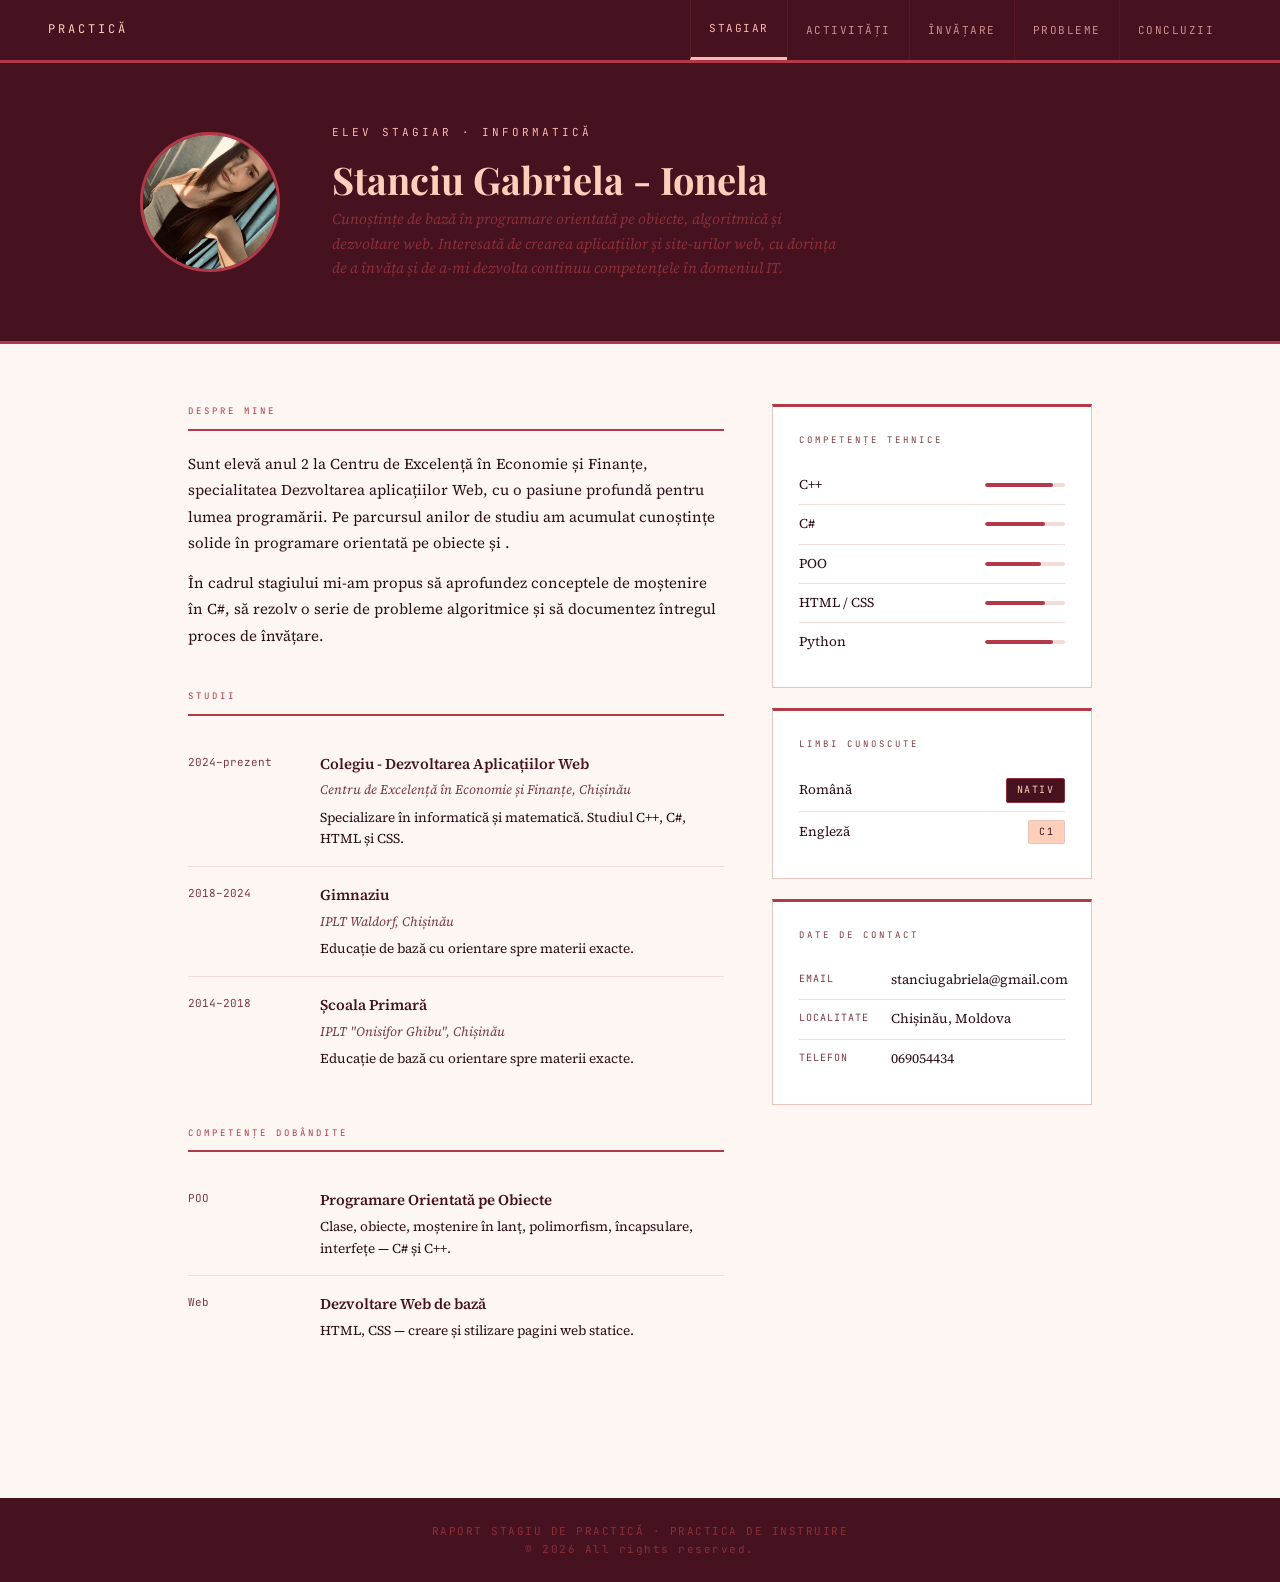
<file: stagiar.html>
<!DOCTYPE html>
<html lang="ro">
<head>
  <meta charset="UTF-8">
  <meta name="viewport" content="width=device-width, initial-scale=1.0">
  <title>Raport Stagiu - Descrierea Stagiarului</title>
  <link rel="stylesheet" href="style.css">
  <link rel="stylesheet" href="style-stagiar.css">
</head>
<body>


  <header class="site-header">
    <div class="header-inner">
      <a href="index.html" class="site-title">Practică</a>
      <nav class="site-nav">
        <a href="stagiar.html"   class="nav-item active">Stagiar</a>
        <a href="jurnal.html"    class="nav-item">Activități</a>
        <a href="invatare.html"  class="nav-item">Învățare</a>
        <a href="probleme.html"  class="nav-item">Probleme</a>
        <a href="concluzii.html" class="nav-item">Concluzii</a>
      </nav>
    </div>
  </header>

  <div class="profile-hero fade-1">
    <div class="profile-hero-inner">
     <div class="avatar-ring">
        <img src="poza-stagiar.jpg" alt="Nume Prenume">
    </div>
      <div>
        <div class="profile-role">Elev stagiar · Informatică</div>
        <div class="profile-name">Stanciu Gabriela - Ionela</div>
        <p class="profile-tagline">Cunoștințe de bază în programare orientată pe obiecte,
             algoritmică și dezvoltare web. Interesată de crearea aplicațiilor și site-urilor
              web, cu dorința de a învăța și de a-mi dezvolta continuu competențele în
               domeniul IT.</p>
      </div>
    </div>
  </div>

  <div class="profile-body">
    <div class="two-col">

      <div class="fade-2">

        <div class="cv-section">
          <div class="cv-section-label">Despre mine</div>
          <p class="body-text">Sunt elevă anul 2 la Centru de Excelență în Economie și Finanțe, specialitatea Dezvoltarea aplicațiilor Web, cu o pasiune profundă pentru lumea programării. 
            Pe parcursul anilor de studiu am acumulat cunoștințe solide în programare orientată pe obiecte și .</p>
          <p class="body-text">În cadrul stagiului mi-am propus să aprofundez conceptele de moștenire în C#, să rezolv o serie de probleme algoritmice 
            și să documentez întregul proces de învățare.</p>
        </div>

        <div class="cv-section">
          <div class="cv-section-label">Studii</div>
          <div class="cv-entry">
            <div class="cv-date">2024–prezent</div>
            <div>
              <div class="cv-title">Colegiu - Dezvoltarea Aplicațiilor Web</div>
              <div class="cv-subtitle">Centru de Excelență în Economie și Finanțe, Chișinău</div>
              <div class="cv-desc">Specializare în informatică și matematică. Studiul C++, C#, HTML și CSS.</div>
            </div>
          </div>
          <div class="cv-entry">
            <div class="cv-date">2018–2024</div>
            <div>
              <div class="cv-title">Gimnaziu</div>
              <div class="cv-subtitle">IPLT Waldorf, Chișinău</div>
              <div class="cv-desc">Educație de bază cu orientare spre materii exacte.</div>
            </div>
          </div>
          <div class="cv-entry">
            <div class="cv-date">2014–2018</div>
            <div>
              <div class="cv-title">Școala Primară</div>
              <div class="cv-subtitle">IPLT "Onisifor Ghibu", Chișinău</div>
              <div class="cv-desc">Educație de bază cu orientare spre materii exacte.</div>
            </div>
          </div>
        </div>

        <div class="cv-section">
          <div class="cv-section-label">Competențe dobândite</div>
          <div class="cv-entry">
            <div class="cv-date">POO</div>
            <div>
              <div class="cv-title">Programare Orientată pe Obiecte</div>
              <div class="cv-desc">Clase, obiecte, moștenire în lanț, polimorfism, încapsulare, interfețe — C# și C++.</div>
            </div>
          </div>
          <div class="cv-entry">
            <div class="cv-date">Web</div>
            <div>
              <div class="cv-title">Dezvoltare Web de bază</div>
              <div class="cv-desc">HTML, CSS — creare și stilizare pagini web statice.</div>
            </div>
          </div>
        </div>

      </div>

      <div class="fade-3">

        <div class="sidebar-widget">
          <div class="widget-title">Competențe tehnice</div>
          <div class="skill-row">
            <span class="skill-name">C++</span>
            <div class="skill-bar-wrap"><div class="skill-bar-fill" style="width:85%"></div></div>
          </div>
          <div class="skill-row">
            <span class="skill-name">C#</span>
            <div class="skill-bar-wrap"><div class="skill-bar-fill" style="width:75%"></div></div>
          </div>
          <div class="skill-row">
            <span class="skill-name">POO</span>
            <div class="skill-bar-wrap"><div class="skill-bar-fill" style="width:70%"></div></div>
          </div>
          <div class="skill-row">
            <span class="skill-name">HTML / CSS</span>
            <div class="skill-bar-wrap"><div class="skill-bar-fill" style="width:75%"></div></div>
          </div>
          <div class="skill-row">
            <span class="skill-name">Python</span>
            <div class="skill-bar-wrap"><div class="skill-bar-fill" style="width:85%"></div></div>
          </div>
        </div>

        <div class="sidebar-widget">
          <div class="widget-title">Limbi cunoscute</div>
          <div class="skill-row">
            <span class="skill-name">Română</span>
            <span class="badge badge-dark">Nativ</span>
          </div>
          <div class="skill-row">
            <span class="skill-name">Engleză</span>
            <span class="badge badge-light">C1</span>
          </div>
        </div>

        <div class="sidebar-widget">
          <div class="widget-title">Date de contact</div>
          <div class="contact-row">
            <span class="contact-label">Email</span>
            <span class="contact-val">stanciugabriela@gmail.com</span>
          </div>
          <div class="contact-row">
            <span class="contact-label">Localitate</span>
            <span class="contact-val">Chișinău, Moldova</span>
          </div>
          <div class="contact-row">
            <span class="contact-label">Telefon</span>
            <span class="contact-val">069054434</span>
          </div>
        </div>

      </div>

    </div>
  </div>

<footer class="site-footer">
    <div>RAPORT STAGIU DE PRACTICĂ · PRACTICA DE INSTRUIRE </div>
    <div> © 2026 All rights reserved.</div>
</footer>

</body>
</html>
</file>
<file: style.css>
@import url('https://fonts.googleapis.com/css2?family=Playfair+Display:ital,wght@0,400;0,700;0,900;1,400;1,700&family=Source+Serif+4:ital,wght@0,300;0,400;0,600;1,300;1,400&family=JetBrains+Mono:wght@300;400;500&display=swap');

:root {
  --c1: #461220;
  --c2: #8C2F39;
  --c3: #B23A48;
  --c4: #FCB9B2;
  --c5: #FED0BB;

  --bg:      #fdf6f3;
  --paper:   #ffffff;
  --ink:     #461220;
  --ink2:    #2e1018;
  --ink3:    #7a3a42;
  --light1:  #fce8e5;
  --border:  #e8c4be;
  --border2: #f2dbd8;

  --mono:    'JetBrains Mono', monospace;
  --serif:   'Source Serif 4', serif;
  --display: 'Playfair Display', serif;
}

*, *::before, *::after {
  box-sizing: border-box;
  margin: 0;
  padding: 0;
}

html {
  font-size: 16px;
  scroll-behavior: smooth;
}

body {
  font-family: var(--serif);
  background: var(--bg);
  color: var(--ink);
  line-height: 1.65;
  min-height: 100vh;
}

.site-header {
  background: var(--c1);
  padding: 0 48px;
  position: sticky;
  top: 0;
  z-index: 50;
  border-bottom: 3px solid var(--c3);
}

.header-inner {
  display: flex;
  align-items: center;
  justify-content: space-between;
  height: 60px;
}

.site-title {
  font-family: var(--mono);
  font-size: 12px;
  letter-spacing: 3px;
  text-transform: uppercase;
  color: var(--c5);
  text-decoration: none;
}

.site-nav {
  display: flex;
}

.nav-item {
  font-family: var(--mono);
  font-size: 11px;
  letter-spacing: 1.5px;
  text-transform: uppercase;
  color: var(--c4);
  text-decoration: none;
  padding: 0 18px;
  height: 60px;
  display: flex;
  align-items: center;
  border-left: 1px solid #5a1a28;
  opacity: .75;
  transition: color .2s, background .2s, opacity .2s;
}

.nav-item:hover {
  color: var(--c5);
  background: #5a1a28;
  opacity: 1;
}

.nav-item.active {
  color: var(--c4);
  border-bottom: 3px solid var(--c4);
  margin-bottom: -3px;
  opacity: 1;
}

.site-footer {
  background: var(--c1);
  color: var(--c2);
  text-align: center;
  padding: 24px 48px;
  font-family: var(--mono);
  font-size: 11px;
  letter-spacing: 1.5px;
}

.chapter-label {
  font-family: var(--mono);
  font-size: 10px;
  letter-spacing: 3px;
  text-transform: uppercase;
  color: var(--c3);
  display: block;
  margin-bottom: 10px;
}

.chapter-title {
  font-family: var(--display);
  font-size: clamp(30px, 4vw, 50px);
  font-weight: 700;
  color: var(--ink);
  line-height: 1.15;
}

.chapter-rule {
  width: 60px;
  height: 3px;
  background: var(--c3);
  margin: 20px 0 40px;
}

.body-text {
  font-size: 15px;
  color: var(--ink2);
  line-height: 1.75;
}

.body-text + .body-text {
  margin-top: 14px;
}

.badge {
  display: inline-block;
  font-family: var(--mono);
  font-size: 10px;
  letter-spacing: 1.5px;
  text-transform: uppercase;
  padding: 3px 10px;
  border-radius: 2px;
}

.badge-red   { background: #fce8e5; color: var(--c2); border: 1px solid var(--c4); }
.badge-dark  { background: var(--c1); color: var(--c5); border: 1px solid var(--c2); }
.badge-light { background: var(--c5); color: var(--c1); border: 1px solid var(--border); }
.badge-gray  { background: var(--bg); color: var(--ink3); border: 1px solid var(--border); }

.code-wrap {
  background: #2a0d14;
  border-radius: 4px;
  overflow: hidden;
  margin: 20px 0;
  border: 1px solid #4a1a24;
}

.code-bar {
  background: #3a1020;
  padding: 10px 20px;
  display: flex;
  align-items: center;
  justify-content: space-between;
  border-bottom: 1px solid #4a1a24;
}

.code-bar-lang {
  font-family: var(--mono);
  font-size: 10px;
  letter-spacing: 2px;
  text-transform: uppercase;
  color: var(--c4);
}

.code-dots { display: flex; gap: 6px; }
.cd { width: 10px; height: 10px; border-radius: 50%; }
.cd-r { background: #ff5f57; }
.cd-y { background: #febc2e; }
.cd-g { background: #28c840; }

pre {
  font-family: var(--mono);
  font-size: 13px;
  line-height: 1.75;
  padding: 24px;
  overflow-x: auto;
  color: #f2d5d8;
}

.kw { color: #e8a0a8; }
.cl { color: #f5c8cc; }
.fn { color: var(--c4); }
.st { color: #fde8d0; }
.cm { color: #7a4050; font-style: italic; }
.nm { color: var(--c5); }
.pp { color: #f0b0b8; }

table { width: 100%; border-collapse: collapse; font-size: 14px; }

thead tr { background: var(--c1); }

thead th {
  padding: 12px 16px;
  text-align: left;
  font-family: var(--mono);
  font-size: 10px;
  letter-spacing: 2px;
  text-transform: uppercase;
  color: var(--c5);
  font-weight: 500;
}

tbody tr { border-bottom: 1px solid var(--border2); transition: background .15s; }
tbody tr:hover { background: var(--light1); }

tbody td {
  padding: 12px 16px;
  color: var(--ink2);
  vertical-align: top;
}

tbody tr:last-child { border-bottom: none; }

code {
  font-family: var(--mono);
  font-size: .875em;
  background: var(--light1);
  border: 1px solid var(--border);
  padding: 1px 6px;
  border-radius: 3px;
  color: var(--c2);
}

.divider-section {
  border: none;
  border-top: 1px dashed var(--border);
  margin: 60px 0;
}

@keyframes fadeUp {
  from { opacity: 0; transform: translateY(16px); }
  to   { opacity: 1; transform: translateY(0); }
}

.fade-1 { animation: fadeUp .5s ease both .05s; }
.fade-2 { animation: fadeUp .5s ease both .15s; }
.fade-3 { animation: fadeUp .5s ease both .25s; }
.fade-4 { animation: fadeUp .5s ease both .35s; }
.fade-5 { animation: fadeUp .5s ease both .45s; }
</file>
<file: style-concluzii.css>
.chapter-banner {
  background: var(--c1);
  padding: 52px 48px;
  border-bottom: 3px solid var(--c3);
}

.chapter-banner-inner {
  max-width: 1000px;
  margin: 0 auto;
  display: flex;
  align-items: flex-end;
  justify-content: space-between;
  gap: 32px;
}

.chapter-banner h1 {
  font-family: var(--display);
  font-size: clamp(28px, 3.5vw, 46px);
  font-weight: 700;
  color: var(--c5);
  line-height: 1.15;
}

.chapter-banner h1 em {
  display: block;
  font-style: italic;
  font-weight: 400;
  color: var(--c4);
}

.chapter-banner p {
  font-size: 13.5px;
  color: var(--c2);
  max-width: 320px;
  line-height: 1.65;
  text-align: right;
}

.page-body {
  max-width: 1000px;
  margin: 0 auto;
  padding: 60px 48px 100px;
}

.conc-grid {
  display: grid;
  grid-template-columns: 1fr 1fr;
  gap: 20px;
  margin-bottom: 56px;
}

.conc-card {
  background: var(--paper);
  border: 1px solid var(--border);
  border-top: 3px solid var(--c3);
  padding: 28px 30px;
}

.conc-card-num {
  font-family: var(--display);
  font-size: 40px;
  font-weight: 900;
  color: var(--c4);
  line-height: 1;
  margin-bottom: 4px;
  opacity: .4;
}

.conc-card h4 {
  font-family: var(--display);
  font-size: 19px;
  font-weight: 700;
  color: var(--ink);
  margin-bottom: 12px;
}

.conc-card p {
  font-size: 13.5px;
  color: var(--ink2);
  line-height: 1.7;
}

.reflection-block {
  background: var(--c5);
  border: 1px solid var(--border);
  border-left: 4px solid var(--c3);
  padding: 36px 40px;
  margin-bottom: 56px;
}

.reflection-label {
  font-family: var(--mono);
  font-size: 9px;
  letter-spacing: 3px;
  text-transform: uppercase;
  color: var(--c2);
  margin-bottom: 14px;
}

.reflection-block blockquote {
  font-family: var(--display);
  font-size: 22px;
  font-style: italic;
  color: var(--c1);
  line-height: 1.5;
  margin-bottom: 16px;
}

.reflection-block p {
  font-size: 14px;
  color: var(--ink2);
  line-height: 1.75;
}

.divider-hr {
  border: none;
  border-top: 1px solid var(--border);
  margin: 52px 0;
}

.declaration-box {
  background: var(--paper);
  border: 1px solid var(--border);
  border-top: 4px solid var(--c2);
  padding: 40px;
}

.declaration-label {
  font-family: var(--mono);
  font-size: 9px;
  letter-spacing: 3px;
  text-transform: uppercase;
  color: var(--c3);
  margin-bottom: 20px;
  padding-bottom: 14px;
  border-bottom: 1px solid var(--border2);
}

.declaration-text {
  font-size: 15px;
  color: var(--ink2);
  line-height: 1.85;
  font-style: italic;
  margin-bottom: 40px;
}

.sig-grid {
  display: grid;
  grid-template-columns: 1fr 1fr 1fr;
  gap: 36px;
}
.sig-img {
  max-height: 40px;
  max-width: 120px;
  object-fit: contain;
  display: block;
  margin-bottom: 0;
}

.sig-field {
  display: flex;
  flex-direction: column;
  gap: 6px;
  justify-content: flex-end; 
}
.sig-label {
  font-family: var(--mono);
  font-size: 9px;
  letter-spacing: 2px;
  text-transform: uppercase;
  color: var(--ink3);
}

.sig-line {
  height: 1px;
  background: var(--border);
  width: 100%;
}


.sig-value {
  font-family: var(--display);
  font-size: 14px;
  font-style: italic;
  color: var(--ink);
  min-height: 22px;
}
</file>
<file: style-invatare.css>
.chapter-banner {
  background: var(--c1);
  padding: 52px 48px;
  border-bottom: 3px solid var(--c3);
}

.chapter-banner-inner {
  max-width: 1060px;
  margin: 0 auto;
  display: flex;
  align-items: flex-end;
  justify-content: space-between;
  gap: 32px;
}

.chapter-banner h1 {
  font-family: var(--display);
  font-size: clamp(28px, 3.5vw, 46px);
  font-weight: 700;
  color: var(--c5);
  line-height: 1.15;
}

.chapter-banner h1 em {
  display: block;
  font-style: italic;
  font-weight: 400;
  color: var(--c4);
}

.chapter-meta {
  text-align: right;
}

.chapter-meta .badge {
  margin-bottom: 8px;
  display: block;
  margin-left: auto;
  width: fit-content;
}

.chapter-meta p {
  font-size: 13px;
  color: var(--c2);
  line-height: 1.6;
  max-width: 300px;
}

.page-body {
  max-width: 1060px;
  margin: 0 auto;
  padding: 60px 48px 100px;
}

.theory-grid {
  display: grid;
  grid-template-columns: 1fr 1fr;
  gap: 20px;
  margin-bottom: 48px;
}

.th-card {
  background: var(--paper);
  border: 1px solid var(--border);
  border-top: 3px solid var(--c3);
  padding: 28px 30px;
}

.th-card-label {
  font-family: var(--mono);
  font-size: 9px;
  letter-spacing: 3px;
  text-transform: uppercase;
  color: var(--c3);
  margin-bottom: 10px;
}

.th-card h3 {
  font-family: var(--display);
  font-size: 19px;
  font-weight: 700;
  color: var(--ink);
  margin-bottom: 13px;
}

.th-card p {
  font-size: 14px;
  color: var(--ink2);
  line-height: 1.7;
  margin-bottom: 10px;
}

.th-card ul {
  list-style: none;
  padding: 0;
}

.th-card li {
  font-size: 13.5px;
  color: var(--ink2);
  padding: 6px 0 6px 18px;
  border-bottom: 1px solid var(--border2);
  position: relative;
  line-height: 1.5;
}

.th-card li:last-child {
  border-bottom: none;
}

.th-card li::before {
  content: '›';
  position: absolute;
  left: 0;
  color: var(--c3);
  font-weight: 700;
  font-size: 14px;
}

.th-card li.pro::before { content: '+'; color: var(--c2); }
.th-card li.con::before { content: '−'; color: var(--c3); }

.diagram-box {
  background: var(--paper);
  border: 1px solid var(--border);
  padding: 40px;
  margin-bottom: 48px;
  display: flex;
  align-items: center;
  justify-content: center;
  overflow-x: auto;
  gap: 0;
}

.dg-wrap {
  display: flex;
  flex-direction: column;
  align-items: center;
}

.dg-class {
  background: var(--c1);
  color: var(--c5);
  padding: 16px 26px;
  border-radius: 3px;
  text-align: center;
  min-width: 140px;
  flex-shrink: 0;
}

.dg-class-name {
  font-family: var(--mono);
  font-size: 14px;
  font-weight: 500;
  color: var(--c4);
}

.dg-class-props {
  margin-top: 8px;
  font-family: var(--mono);
  font-size: 11px;
  color: #c08890;
  line-height: 1.7;
  text-align: left;
  border-top: 1px solid #5a1a28;
  padding-top: 8px;
}

.dg-class-accent {
  border-left: 3px solid var(--c3);
}

.dg-class-highlight {
  border-left: 3px solid var(--c4);
  background: #5a1a28;
}

.dg-class-highlight .dg-class-name {
  color: var(--c5);
}

.dg-label {
  font-family: var(--mono);
  font-size: 9px;
  letter-spacing: 1.5px;
  color: var(--ink3);
  text-align: center;
  margin-top: 8px;
  text-transform: uppercase;
}

.dg-arrow {
  display: flex;
  align-items: center;
  padding: 0 12px;
  flex-shrink: 0;
}

.dg-arrow-line {
  width: 40px;
  height: 2px;
  background: var(--c3);
  position: relative;
}

.dg-arrow-line::after {
  content: '';
  position: absolute;
  right: -1px;
  top: 50%;
  transform: translateY(-50%);
  border-left: 7px solid var(--c3);
  border-top: 5px solid transparent;
  border-bottom: 5px solid transparent;
}
.section-divider {
  border: none;
  border-top: 2px solid var(--border);
  margin: 48px 0;
}
.code-section-title {
  font-family: var(--display);
  font-size: 20px;
  font-weight: 700;
  color: var(--ink);
  margin-bottom: 4px;
}

.code-section-sub {
  font-size: 13.5px;
  color: var(--ink3);
  margin-bottom: 20px;
  font-style: italic;
}

.explain-box {
  background: var(--light1);
  border: 1px solid var(--c4);
  border-left: 3px solid var(--c3);
  padding: 20px 24px;
  margin-top: 20px;
  border-radius: 0 3px 3px 0;
}

.explain-box p {
  font-size: 14px;
  color: var(--ink2);
  line-height: 1.7;
}

.explain-box strong {
  color: var(--ink);
}

.intro-block {
  display: grid;
  grid-template-columns: 1fr 380px;
  gap: 32px;
  align-items: start;
  margin-bottom: 48px;
}

.aside-card {
  background: var(--paper);
  border: 1px solid var(--border);
  border-top: 3px solid var(--c3);
}

.aside-card-label {
  font-family: var(--mono);
  font-size: 9px;
  letter-spacing: 3px;
  text-transform: uppercase;
  color: var(--ink3);
  padding: 12px 16px;
  border-bottom: 1px solid var(--border2);
}

.types-grid {
  display: grid;
  grid-template-columns: 1fr 1fr 1fr 1fr;
  gap: 16px;
  margin-bottom: 48px;
}

.type-card {
  background: var(--paper);
  border: 1px solid var(--border);
  border-top: 3px solid var(--border);
  padding: 22px 20px;
}

.type-card-active {
  border-top: 3px solid var(--c3);
  background: var(--light1);
}

.type-card-icon {
  font-family: var(--display);
  font-size: 24px;
  font-weight: 900;
  color: var(--c4);
  margin-bottom: 10px;
}

.type-card-active .type-card-icon {
  color: var(--c3);
}

.type-card h4 {
  font-family: var(--display);
  font-size: 16px;
  font-weight: 700;
  color: var(--ink);
  margin-bottom: 8px;
}

.type-card p {
  font-size: 13px;
  color: var(--ink2);
  line-height: 1.6;
  margin-bottom: 12px;
}

.type-diagram {
  font-family: var(--mono);
  font-size: 12px;
  color: var(--c3);
  background: var(--bg);
  border: 1px solid var(--border);
  padding: 6px 12px;
  border-radius: 3px;
  display: inline-block;
}

.type-card-active .type-diagram {
  background: var(--paper);
  border-color: var(--c4);
}
.code-section-title {
  font-family: var(--display);
  font-size: 18px;
  font-weight: 700;
  color: var(--ink);
  margin-bottom: 4px;
}

.code-section-sub {
  font-size: 13.5px;
  color: var(--ink3);
  margin-bottom: 20px;
  font-style: italic;
}
</file>
<file: style-jurnal.css>
.chapter-banner {
  background: var(--c1);
  padding: 52px 48px;
  border-bottom: 3px solid var(--c3);
}

.chapter-banner-inner {
  max-width: 1000px;
  margin: 0 auto;
  display: flex;
  align-items: flex-end;
  justify-content: space-between;
  gap: 32px;
}

.chapter-banner h1 {
  font-family: var(--display);
  font-size: clamp(28px, 3.5vw, 46px);
  font-weight: 700;
  color: var(--c5);
  line-height: 1.15;
}

.chapter-banner h1 span {
  display: block;
  font-style: italic;
  font-weight: 400;
  color: var(--c4);
}

.chapter-banner p {
  font-size: 13.5px;
  color: var(--c2);
  max-width: 340px;
  line-height: 1.65;
  text-align: right;
}

.summary-strip {
  background: var(--c5);
  border-bottom: 1px solid var(--border);
}

.summary-strip-inner {
  max-width: 1000px;
  margin: 0 auto;
  padding: 26px 48px;
  display: flex;
  gap: 40px;
  align-items: center;
}

.sum-num {
  font-family: var(--display);
  font-size: 34px;
  font-weight: 900;
  color: var(--c1);
  line-height: 1;
}

.sum-label {
  font-family: var(--mono);
  font-size: 9px;
  letter-spacing: 2px;
  text-transform: uppercase;
  color: var(--c2);
  margin-top: 3px;
}

.sum-vdiv {
  width: 1px;
  height: 36px;
  background: var(--border);
}

.journal-section {
  max-width: 1000px;
  margin: 0 auto;
  padding: 56px 48px 100px;
}

.journal-table {
  width: 100%;
  border-collapse: collapse;
}

.journal-table thead tr {
  background: var(--c1);
}

.journal-table thead th {
  font-family: var(--mono);
  font-size: 9px;
  letter-spacing: 2.5px;
  text-transform: uppercase;
  color: var(--c5);
  padding: 14px 18px;
  text-align: left;
  font-weight: 500;
}

.journal-table thead th:first-child { width: 80px; }
.journal-table thead th:nth-child(2) { width: 180px; }

.journal-table tbody tr {
  border-bottom: 1px solid var(--border2);
  transition: background .15s;
}

.journal-table tbody tr:hover {
  background: var(--light1);
}

.journal-table tbody td {
  padding: 14px 18px;
  font-size: 13.5px;
  color: var(--ink2);
  line-height: 1.5;
  vertical-align: middle;
}

.journal-table tbody td:first-child {
  font-family: var(--mono);
  font-size: 11px;
  color: var(--ink3);
  white-space: nowrap;
}

.problem-tag {
  display: inline-block;
  font-family: var(--mono);
  font-size: 10px;
  letter-spacing: 1px;
  background: var(--light1);
  color: var(--c2);
  border: 1px solid var(--c4);
  padding: 3px 10px;
  border-radius: 2px;
  white-space: nowrap;
}

.status-ok {
  display: inline-flex;
  align-items: center;
  gap: 5px;
  font-family: var(--mono);
  font-size: 10px;
  color: var(--c2);
  background: var(--c5);
  border: 1px solid var(--border);
  padding: 3px 10px;
  border-radius: 2px;
  white-space: nowrap;
}

.status-ok::before {
  content: '✓';
  font-size: 11px;
  color: var(--c3);
}

.td-data {
  font-family: var(--mono);
  font-size: 11px;
  color: var(--ink3);
  white-space: nowrap;
}

a.problem-tag {
  display: inline-block;
  font-family: var(--mono);
  font-size: 10px;
  letter-spacing: 1px;
  background: var(--light1);
  color: var(--c2);
  border: 1px solid var(--c4);
  padding: 4px 12px;
  border-radius: 2px;
  white-space: nowrap;
  text-decoration: none;
  cursor: pointer;
  transition: background .15s, color .15s, border-color .15s;
  margin-right: 4px;
}

a.problem-tag:hover {
  background: var(--c3);
  color: var(--c5);
  border-color: var(--c3);
}

.problem-tag-gray {
  background: var(--bg);
  color: var(--ink3);
  border: 1px solid var(--border);
}
</file>
<file: style-probleme.css>
.chapter-banner {
  background: var(--c1);
  padding: 52px 48px;
  border-bottom: 3px solid var(--c3);
}

.chapter-banner-inner {
  max-width: 1060px;
  margin: 0 auto;
  display: flex;
  align-items: flex-end;
  justify-content: space-between;
  gap: 32px;
}

.chapter-banner h1 {
  font-family: var(--display);
  font-size: clamp(28px, 3.5vw, 46px);
  font-weight: 700;
  color: var(--c5);
  line-height: 1.15;
}

.chapter-banner h1 em {
  display: block;
  font-style: italic;
  font-weight: 400;
  color: var(--c4);
}

.chapter-banner p {
  font-size: 13.5px;
  color: var(--c2);
  max-width: 320px;
  line-height: 1.65;
  text-align: right;
}

.stats-strip {
  background: var(--c5);
  border-bottom: 1px solid var(--border);
}

.stats-strip-inner {
  max-width: 1060px;
  margin: 0 auto;
  padding: 24px 48px;
  display: flex;
  gap: 36px;
  align-items: center;
}

.stat-num {
  font-family: var(--display);
  font-size: 30px;
  font-weight: 900;
  color: var(--c1);
  line-height: 1;
}

.stat-lbl {
  font-family: var(--mono);
  font-size: 9px;
  letter-spacing: 2px;
  text-transform: uppercase;
  color: var(--c2);
  margin-top: 3px;
}

.stats-vdiv {
  width: 1px;
  height: 36px;
  background: var(--border);
}

.module-nav {
  background: var(--paper);
  border-bottom: 1px solid var(--border);
  position: sticky;
  top: 63px;
  z-index: 40;
}

.module-nav-inner {
  max-width: 1060px;
  margin: 0 auto;
  padding: 0 48px;
  display: flex;
  overflow-x: auto;
}

.module-nav a {
  font-family: var(--mono);
  font-size: 11px;
  letter-spacing: 1.5px;
  text-transform: uppercase;
  color: var(--ink3);
  text-decoration: none;
  padding: 13px 18px;
  border-bottom: 2px solid transparent;
  white-space: nowrap;
  transition: color .15s, border-color .15s;
}

.module-nav a:hover {
  color: var(--c3);
  border-color: var(--c4);
}

.page-body {
  max-width: 1060px;
  margin: 0 auto;
  padding: 60px 48px 100px;
}

.problem-block {
  margin-bottom: 70px;
  scroll-margin-top: 120px;
}

.problem-header {
  display: flex;
  align-items: center;
  gap: 20px;
  margin-bottom: 24px;
  padding-bottom: 16px;
  border-bottom: 2px solid var(--border);
}

.problem-num-box {
  background: var(--c1);
  color: var(--c4);
  font-family: var(--mono);
  font-size: 12px;
  letter-spacing: 1.5px;
  padding: 8px 16px;
  white-space: nowrap;
  flex-shrink: 0;
}

.problem-title {
  font-family: var(--display);
  font-size: 22px;
  font-weight: 700;
  color: var(--ink);
  line-height: 1.2;
}

.problem-sub {
  font-size: 12.5px;
  color: var(--ink3);
  font-style: italic;
  margin-top: 2px;
}

.problem-badges {
  margin-left: auto;
  display: flex;
  gap: 8px;
  flex-shrink: 0;
}

.problem-layout {
  display: grid;
  grid-template-columns: 320px 1fr;
  gap: 26px;
  align-items: start;
}

.problem-statement {
  background: var(--paper);
  border: 1px solid var(--border);
  border-top: 3px solid var(--c4);
  padding: 22px 26px;
}

.block-label {
  font-family: var(--mono);
  font-size: 9px;
  letter-spacing: 3px;
  text-transform: uppercase;
  color: var(--ink3);
  margin-bottom: 12px;
  padding-bottom: 8px;
  border-bottom: 1px solid var(--border2);
}

.problem-statement p {
  font-size: 13.5px;
  color: var(--ink2);
  line-height: 1.7;
  margin-bottom: 10px;
}

.problem-statement p:last-child {
  margin-bottom: 0;
}

.io-table {
  width: 100%;
  border-collapse: collapse;
  margin-top: 10px;
  font-size: 13px;
}

.io-table th {
  background: var(--light1);
  color: var(--ink3);
  font-family: var(--mono);
  font-size: 9px;
  letter-spacing: 2px;
  text-transform: uppercase;
  padding: 8px 12px;
  text-align: left;
  border: 1px solid var(--border);
}

.io-table td {
  padding: 8px 12px;
  color: var(--ink2);
  border: 1px solid var(--border2);
  font-family: var(--mono);
  font-size: 12px;
}

.output-block {
  background: #2a0d14;
  border: 1px solid #4a1a24;
  border-top: 3px solid var(--c4);
  overflow: hidden;
  margin-top: 16px;
}

.output-bar {
  background: #3a1020;
  padding: 8px 16px;
  font-family: var(--mono);
  font-size: 10px;
  letter-spacing: 2px;
  text-transform: uppercase;
  color: var(--c4);
  border-bottom: 1px solid #4a1a24;
}

.output-content {
  font-family: var(--mono);
  font-size: 13px;
  line-height: 1.7;
  color: var(--c5);
  padding: 16px 20px;
}
</file>
<file: style-stagiar.css>
.profile-hero {
  background: var(--c1);
  padding: 60px 48px;
  border-bottom: 3px solid var(--c3);
}

.profile-hero-inner {
  max-width: 1000px;
  margin: 0 auto;
  display: grid;
  grid-template-columns: 140px 1fr;
  gap: 52px;
  align-items: center;
}

.avatar-ring {
  width: 140px;
  height: 140px;
  border-radius: 50%;
  border: 3px solid var(--c3);
  display: flex;
  align-items: center;
  justify-content: center;
  background: #5a1a28;
  flex-shrink: 0;
  position: relative;
}


.avatar-initials {
  font-family: var(--display);
  font-size: 42px;
  font-weight: 900;
  color: var(--c4);
  z-index: 1;
}

.profile-name {
  font-family: var(--display);
  font-size: 38px;
  font-weight: 700;
  color: var(--c5);
  line-height: 1.1;
  margin-bottom: 6px;
}

.profile-role {
  font-family: var(--mono);
  font-size: 11px;
  letter-spacing: 3px;
  text-transform: uppercase;
  color: var(--c4);
  margin-bottom: 18px;
}

.profile-tagline {
  font-size: 15px;
  color: var(--c2);
  font-style: italic;
  line-height: 1.65;
  max-width: 520px;
}

.avatar-ring img {
  width: 100%;
  height: 100%;
  border-radius: 50%;
  object-fit: cover;
  display: block;
}

.profile-body {
  max-width: 1000px;
  margin: 0 auto;
  padding: 60px 48px 100px;
}

.two-col {
  display: grid;
  grid-template-columns: 1fr 320px;
  gap: 48px;
  align-items: start;
}

.cv-section {
  margin-bottom: 40px;
}

.cv-section-label {
  font-family: var(--mono);
  font-size: 9px;
  letter-spacing: 3px;
  text-transform: uppercase;
  color: var(--c3);
  padding-bottom: 10px;
  border-bottom: 2px solid var(--c3);
  margin-bottom: 20px;
}

.cv-entry {
  display: grid;
  grid-template-columns: 110px 1fr;
  gap: 22px;
  padding: 16px 0;
  border-bottom: 1px solid var(--border2);
}

.cv-entry:last-child {
  border-bottom: none;
}

.cv-date {
  font-family: var(--mono);
  font-size: 11px;
  color: var(--ink3);
  padding-top: 3px;
  line-height: 1.4;
}

.cv-title {
  font-weight: 600;
  font-size: 15px;
  color: var(--ink);
  margin-bottom: 3px;
}

.cv-subtitle {
  font-size: 13px;
  color: var(--ink3);
  margin-bottom: 6px;
  font-style: italic;
}

.cv-desc {
  font-size: 13.5px;
  color: var(--ink2);
  line-height: 1.6;
}

.sidebar-widget {
  background: var(--paper);
  border: 1px solid var(--border);
  border-top: 3px solid var(--c3);
  padding: 26px;
  margin-bottom: 20px;
}

.widget-title {
  font-family: var(--mono);
  font-size: 9px;
  letter-spacing: 3px;
  text-transform: uppercase;
  color: var(--ink3);
  margin-bottom: 18px;
}

.skill-row {
  display: flex;
  align-items: center;
  justify-content: space-between;
  gap: 12px;
  padding: 8px 0;
  border-bottom: 1px solid var(--border2);
}

.skill-row:last-child {
  border-bottom: none;
}

.skill-name {
  font-size: 13.5px;
  color: var(--ink2);
}

.skill-bar-wrap {
  width: 80px;
  height: 4px;
  background: var(--border2);
  border-radius: 2px;
  overflow: hidden;
  flex-shrink: 0;
}

.skill-bar-fill {
  height: 100%;
  background: var(--c3);
  border-radius: 2px;
}

.contact-row {
  display: flex;
  gap: 12px;
  align-items: flex-start;
  padding: 8px 0;
  border-bottom: 1px solid var(--border2);
}

.contact-row:last-child {
  border-bottom: none;
}

.contact-label {
  font-family: var(--mono);
  font-size: 10px;
  letter-spacing: 1px;
  text-transform: uppercase;
  color: var(--ink3);
  width: 80px;
  flex-shrink: 0;
  padding-top: 2px;
}

.contact-val {
  font-size: 13.5px;
  color: var(--ink2);
}
</file>
